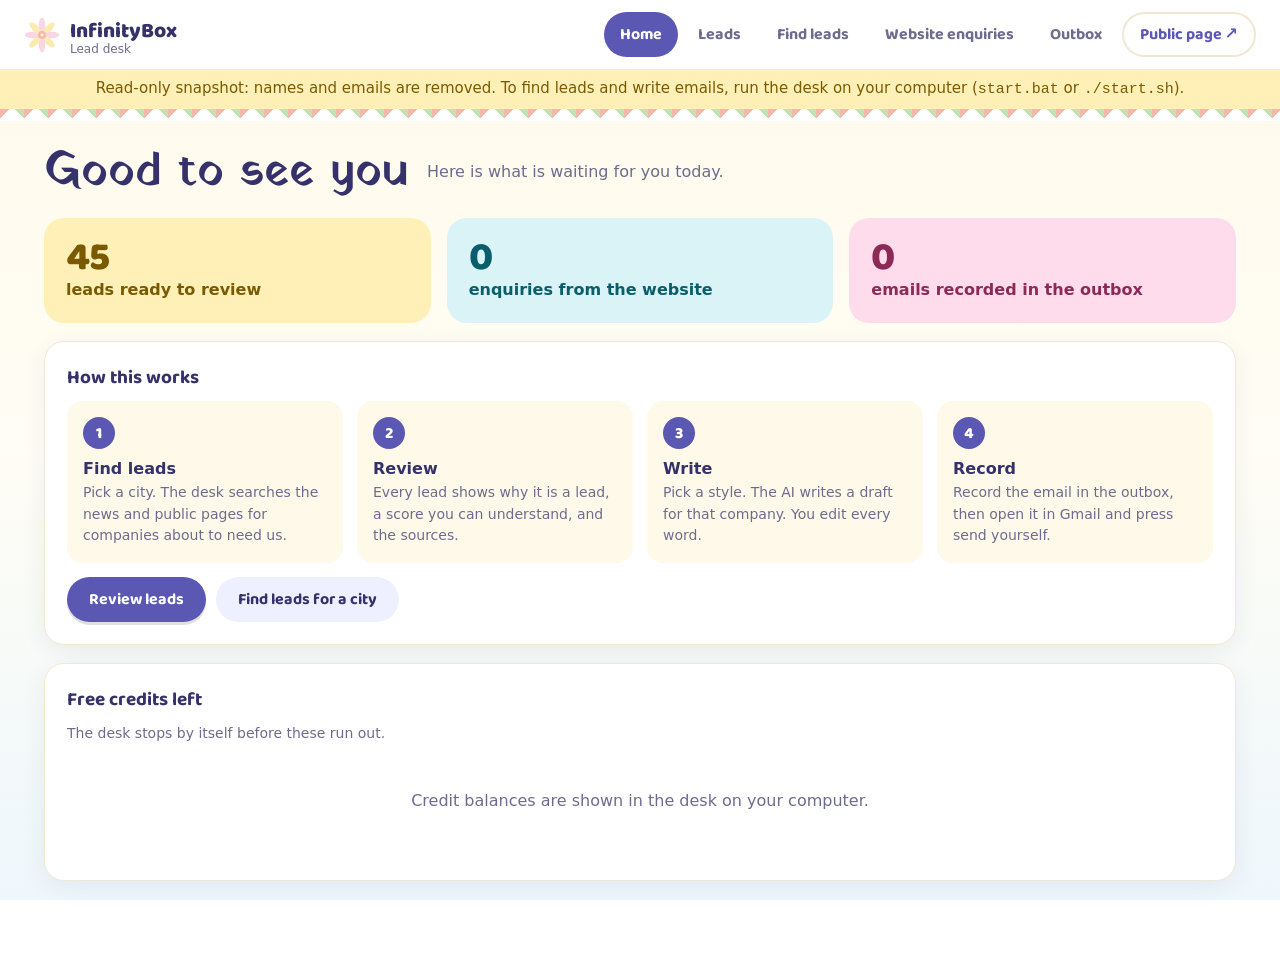
<file: dashboard/index.html>
<!doctype html>
<html lang="en">
<head>
<meta charset="utf-8">
<meta name="viewport" content="width=device-width, initial-scale=1">
<title>InfinityBox Lead Desk</title>
<link rel="preconnect" href="https://fonts.googleapis.com"><link rel="preconnect" href="https://fonts.gstatic.com" crossorigin>
<link href="https://fonts.googleapis.com/css2?family=Baloo+2:wght@500;700;800&family=Yatra+One&display=swap" rel="stylesheet">
<style>
:root{
  --bg:#FFF9EA; --surface:#FFFFFF; --ink:#34316B; --mute:#6D6C8E; --line:#F0E8D2; --brand:#5B58B3; --brand-ink:#FFFFFF; --brand-soft:#EEF0FF;
  --haldi:#FFF0B8; --haldi-i:#7A5A00; --rani:#FFDCEB; --rani-i:#8C2A57; --mor:#D9F3F6; --mor-i:#0A5E6B; --tota:#E3F6DC; --tota-i:#2E6B2A; --sindoor:#FFE0D8; --sindoor-i:#8A3022;
  --shadow:0 6px 24px rgba(46,45,82,.07); --r:20px;
  --font:"Baloo 2",system-ui,-apple-system,"Segoe UI",sans-serif; --body:system-ui,-apple-system,"Segoe UI",Roboto,sans-serif;
}
@media (prefers-color-scheme: dark){:root{
  --bg:#15152A; --surface:#1E1E3A; --ink:#ECEBFA; --mute:#A3A2C4; --line:#2E2E52; --brand:#8F8EE6; --brand-ink:#15152A; --brand-soft:#2A2A52;
  --haldi:#4A3D10; --haldi-i:#F5DC8A; --rani:#4A2236; --rani-i:#F5B5D0; --mor:#173E45; --mor-i:#9ADCE6; --tota:#22381F; --tota-i:#B5E3AD; --sindoor:#4A241D; --sindoor-i:#F2B3A6; --shadow:0 6px 24px rgba(0,0,0,.35);}}
*{box-sizing:border-box}
body{margin:0;background:linear-gradient(180deg,var(--bg) 0,#FFFDF5 50%,#EEF7FC 100%) fixed;color:var(--ink);font:400 16px/1.55 var(--body)}
h1,h2,h3,.f{font-family:var(--font)}
h2{font-size:26px;margin:0 0 4px;font-weight:800} h3{font-size:19px;margin:0 0 8px;font-weight:700}
.muted{color:var(--mute)} .small{font-size:14px}
button,input,select,textarea{font:inherit;color:inherit}
:focus-visible{outline:3px solid var(--brand);outline-offset:2px}

/* header */
.bar{display:flex;align-items:center;gap:18px;padding:12px 24px;background:var(--surface);position:sticky;top:0;z-index:20;flex-wrap:wrap}
.brand{display:flex;align-items:center;gap:10px;font:800 21px var(--font)}
.brand small{display:block;font:500 12px var(--body);color:var(--mute);margin-top:-6px}
.rosette{width:36px;height:36px;animation:spin 24s linear infinite}
@keyframes spin{to{transform:rotate(360deg)}}
.tabs{display:flex;gap:4px;flex-wrap:wrap;margin-left:auto}
.tabs button{border:0;background:none;padding:8px 16px;border-radius:99px;cursor:pointer;font:700 16px var(--font);color:var(--mute);transition:background .2s,color .2s}
.tabs a{padding:8px 16px;border-radius:99px;font:700 16px var(--font);color:var(--brand);text-decoration:none;border:2px solid var(--line)}.tabs a:hover{background:var(--brand-soft)}
.snap{background:var(--haldi);color:var(--haldi-i);text-align:center;padding:8px 16px;font-size:15px}.snap a{color:inherit}
.tabs button:hover{background:var(--brand-soft);color:var(--ink)}
.tabs button[aria-current="true"]{background:var(--brand);color:var(--brand-ink)}
.trim{height:12px;background:linear-gradient(135deg,#F3B8A8 25%,transparent 25%) 0 0/24px 12px,linear-gradient(225deg,#BFE3B5 25%,transparent 25%) 0 0/24px 12px,var(--surface)}
main{max-width:1240px;margin:0 auto;padding:26px 24px 60px}
.view{display:none}.view.on{display:block;animation:fade .35s ease both}
@keyframes fade{from{opacity:0;transform:translateY(8px)}to{opacity:1;transform:none}}

/* basics */
.card{background:var(--surface);border-radius:var(--r);padding:22px;box-shadow:var(--shadow);margin-bottom:18px;border:1px solid var(--line)}
.btn{display:inline-flex;align-items:center;gap:8px;border:0;border-radius:99px;padding:10px 22px;background:var(--brand);color:var(--brand-ink);font:700 16px var(--font);cursor:pointer;transition:transform .15s,box-shadow .15s,opacity .2s;box-shadow:0 3px 0 rgba(0,0,0,.12)}
.btn:hover{transform:translateY(-1px)}.btn:active{transform:translateY(2px);box-shadow:none}.btn[disabled]{opacity:.45;cursor:not-allowed;transform:none}
.btn.soft{background:var(--brand-soft);color:var(--ink);box-shadow:none}.btn.line{background:none;border:2px solid var(--line);color:var(--ink);box-shadow:none}
input[type=text],select,textarea{width:100%;background:var(--bg);border:2px solid var(--line);border-radius:14px;padding:10px 14px}
textarea{resize:vertical;line-height:1.55}
.tag{display:inline-block;border-radius:99px;padding:2px 12px;font-size:13px;font-weight:700;margin:0 4px 4px 0;background:var(--brand-soft);color:var(--ink)}
.tag.haldi{background:var(--haldi);color:var(--haldi-i)}.tag.rani{background:var(--rani);color:var(--rani-i)}.tag.mor{background:var(--mor);color:var(--mor-i)}
.tag.tota{background:var(--tota);color:var(--tota-i)}.tag.sindoor{background:var(--sindoor);color:var(--sindoor-i)}
.note{border-radius:14px;padding:10px 14px;margin:10px 0;font-size:15px}.note.warn{background:var(--haldi);color:var(--haldi-i)}.note.bad{background:var(--sindoor);color:var(--sindoor-i)}.note.ok{background:var(--tota);color:var(--tota-i)}
.empty{text-align:center;color:var(--mute);padding:44px 12px}
.spin{display:inline-block;width:15px;height:15px;border:3px solid rgba(255,255,255,.4);border-top-color:#fff;border-radius:50%;animation:spin .8s linear infinite}
.ring{--p:50;width:52px;height:52px;border-radius:50%;background:conic-gradient(var(--brand) calc(var(--p) * 1%),var(--line) 0);display:grid;place-items:center;flex:none}
.ring::after{content:attr(data-v);width:40px;height:40px;border-radius:50%;background:var(--surface);display:grid;place-items:center;font:800 15px var(--font)}
.ring.big{width:72px;height:72px}.ring.big::after{width:56px;height:56px;font-size:20px}
.bar2{height:12px;background:var(--line);border-radius:99px;overflow:hidden;margin:4px 0 6px}.bar2 i{display:block;height:100%;background:var(--brand);border-radius:99px;transition:width .8s cubic-bezier(.645,.045,.355,1)}
.row{display:flex;justify-content:space-between;gap:12px;align-items:center}
.grid3{display:grid;grid-template-columns:repeat(3,1fr);gap:16px}@media(max-width:860px){.grid3{grid-template-columns:1fr}}

/* home */
.hello{display:flex;gap:18px;align-items:center;margin-bottom:20px;flex-wrap:wrap}
.hello h1{font:400 clamp(30px,5vw,46px)/1.1 "Yatra One",var(--font);margin:0}
.stat{border-radius:var(--r);padding:20px 22px;cursor:pointer;transition:transform .2s;border:0;text-align:left;width:100%}
.stat:hover{transform:translateY(-3px)}
.stat b{display:block;font:800 40px/1 var(--font)}.stat span{font-weight:700}
.steps{display:grid;grid-template-columns:repeat(4,1fr);gap:14px}@media(max-width:860px){.steps{grid-template-columns:1fr 1fr}}
.stepc{padding:16px;border-radius:16px;background:var(--bg)}.stepc .n{width:32px;height:32px;border-radius:50%;background:var(--brand);color:var(--brand-ink);display:grid;place-items:center;font:800 16px var(--font);margin-bottom:8px}
.quota .q{margin:10px 0}.quota .lab{display:flex;justify-content:space-between;font-weight:700;font-size:15px}

/* leads */
.split{display:grid;grid-template-columns:350px 1fr;gap:22px;align-items:start}
@media(max-width:960px){.split{grid-template-columns:1fr}}
.listcol{position:sticky;top:96px;max-height:calc(100vh - 118px);overflow:auto;padding-right:4px}
@media(max-width:960px){.listcol{position:static;max-height:none}}
.chips{display:flex;flex-wrap:wrap;gap:6px;margin:10px 0}
.chip{border:2px solid var(--line);background:var(--surface);border-radius:99px;padding:3px 14px;cursor:pointer;font:700 14px var(--font)}
.chip[aria-pressed="true"]{background:var(--brand);color:var(--brand-ink);border-color:var(--brand)}
.lead{display:flex;gap:12px;align-items:center;width:100%;text-align:left;background:var(--surface);border:2px solid transparent;border-radius:18px;padding:12px 14px;margin-bottom:10px;cursor:pointer;box-shadow:var(--shadow);transition:transform .15s,border-color .2s}
.lead:hover{transform:translateY(-2px)}.lead[aria-current="true"]{border-color:var(--brand)}
.lead b{display:block;font:700 17px/1.2 var(--font)}
.dtabs{display:flex;gap:6px;margin:0 0 16px;background:var(--surface);padding:6px;border-radius:99px;box-shadow:var(--shadow);width:max-content;max-width:100%;overflow:auto}
.dtabs button{border:0;background:none;padding:8px 20px;border-radius:99px;cursor:pointer;font:700 16px var(--font);color:var(--mute)}
.dtabs button[aria-current="true"]{background:var(--brand);color:var(--brand-ink)}
.lhead{display:flex;gap:18px;align-items:center;flex-wrap:wrap;position:relative;overflow:hidden}
.lhead::before{content:"";position:absolute;left:0;right:0;top:0;height:8px;background:radial-gradient(circle at 8px 0,var(--rani) 7px,transparent 8px) 0 0/16px 8px repeat-x}
.lhead h2{margin-top:6px}
.src{background:var(--bg);border-radius:16px;padding:12px 16px;margin:10px 0}
.src q{display:block;color:var(--mute);font-style:italic;margin:4px 0}
a{color:var(--brand);font-weight:700}
details summary{cursor:pointer;color:var(--mute);font-size:14.5px;margin:4px 0}
ul.plain{margin:6px 0;padding-left:20px}
.styles{display:grid;grid-template-columns:repeat(auto-fill,minmax(210px,1fr));gap:10px;margin:10px 0 14px}
.style{border:2px solid var(--line);border-radius:16px;padding:12px;cursor:pointer;background:var(--surface);transition:border-color .2s,background .2s,transform .15s}
.style:hover{transform:translateY(-2px)}.style[aria-pressed="true"]{border-color:var(--brand);background:var(--brand-soft)}
.style b{display:block;font:700 16px var(--font)}.style span{font-size:13.5px;color:var(--mute)}
label.f{display:block;font-size:14px;font-weight:700;color:var(--mute);margin:14px 0 4px}
.actions{display:flex;flex-wrap:wrap;gap:10px;margin-top:14px;align-items:center}

/* find leads */
.cities{display:flex;flex-wrap:wrap;gap:10px;margin:10px 0 18px}
.city{border:2px solid var(--line);background:var(--surface);border-radius:18px;padding:10px 20px;font:700 17px var(--font);cursor:pointer;transition:all .2s}
.city[aria-pressed="true"]{background:var(--haldi);border-color:var(--haldi-i);color:var(--haldi-i);transform:translateY(-2px)}
.sizes{display:grid;grid-template-columns:repeat(auto-fit,minmax(200px,1fr));gap:12px;margin:10px 0 18px}
.size{border:2px solid var(--line);background:var(--surface);border-radius:18px;padding:14px;cursor:pointer;text-align:left}
.size[aria-pressed="true"]{border-color:var(--brand);background:var(--brand-soft)}.size b{display:block;font:700 18px var(--font)}.size span{font-size:14px;color:var(--mute);display:block}
.stages{display:grid;gap:10px;margin:14px 0}
.stage{display:flex;gap:12px;align-items:center;padding:10px 14px;border-radius:14px;background:var(--bg);transition:background .4s}
.stage i{width:26px;height:26px;border-radius:50%;border:3px solid var(--line);display:grid;place-items:center;font-style:normal;font-weight:800;font-size:14px;flex:none}
.stage.done{background:var(--tota)}.stage.done i{background:var(--tota-i);border-color:var(--tota-i);color:#fff}
.stage.now i{border-color:var(--brand);border-top-color:transparent;animation:spin 1s linear infinite}
pre.log{background:var(--bg);border-radius:12px;padding:10px 14px;font:12.5px/1.45 ui-monospace,Consolas,monospace;white-space:pre-wrap;overflow-wrap:anywhere;max-height:200px;overflow:auto;margin:0}

/* funnel + tables */
.fun{display:grid;gap:10px;margin-top:10px}.fun .r{display:grid;grid-template-columns:170px 1fr 70px;gap:10px;align-items:center}
@media(max-width:620px){.fun .r{grid-template-columns:120px 1fr 50px;font-size:14px}}
.fun .track{height:26px;background:var(--bg);border-radius:99px;overflow:hidden}.fun .track i{display:block;height:100%;border-radius:99px;background:linear-gradient(90deg,var(--brand),#8F8EE6);transition:width .9s cubic-bezier(.645,.045,.355,1)}
.tablewrap{overflow-x:auto}
table{width:100%;border-collapse:collapse;font-size:15px}th,td{text-align:left;padding:10px 8px;border-bottom:1px solid var(--line);vertical-align:top}th{color:var(--mute);font:700 14px var(--font)}
dialog{border:0;border-radius:24px;background:var(--surface);color:var(--ink);max-width:580px;width:92%;padding:24px;box-shadow:0 20px 60px rgba(0,0,0,.3);overflow-x:hidden}
dialog::backdrop{background:rgba(30,30,60,.45)}
@media (prefers-reduced-motion:reduce){*{animation:none!important;transition:none!important}}
</style>
</head>
<body>
<header class="bar">
  <div class="brand">
    <svg class="rosette" viewBox="0 0 100 100" aria-hidden="true"><g transform="translate(50 50)"><ellipse cx="0" cy="-26" rx="9" ry="22" fill="#F9D6E4"/><ellipse cx="0" cy="-26" rx="9" ry="22" fill="#FCEBB0" transform="rotate(45)"/><ellipse cx="0" cy="-26" rx="9" ry="22" fill="#F9D6E4" transform="rotate(90)"/><ellipse cx="0" cy="-26" rx="9" ry="22" fill="#FCEBB0" transform="rotate(135)"/><ellipse cx="0" cy="-26" rx="9" ry="22" fill="#F9D6E4" transform="rotate(180)"/><ellipse cx="0" cy="-26" rx="9" ry="22" fill="#FCEBB0" transform="rotate(225)"/><ellipse cx="0" cy="-26" rx="9" ry="22" fill="#F9D6E4" transform="rotate(270)"/><ellipse cx="0" cy="-26" rx="9" ry="22" fill="#FCEBB0" transform="rotate(315)"/><circle r="11" fill="#F3B8A8"/><circle r="4" fill="#FFFDF5"/></g></svg>
    <div>InfinityBox<small>Lead desk</small></div>
  </div>
  <nav class="tabs" id="tabs">
    <button data-t="home" aria-current="true">Home</button><button data-t="leads">Leads</button><button data-t="find">Find leads</button><button data-t="inbound">Website enquiries</button><button data-t="outbox">Outbox</button><a id="siteLink" href="/site/" target="_blank" rel="noopener">Public page ↗</a>
  </nav>
</header>
<div class="snap" id="snap" hidden>Read-only snapshot: names and emails are removed. To find leads and write emails, run the desk on your computer (<code>start.bat</code> or <code>./start.sh</code>).</div>
<div class="trim"></div>

<main>
<section class="view on" id="v-home">
  <div class="hello"><h1>Good to see you</h1><div class="muted">Here is what is waiting for you today.</div></div>
  <div class="grid3" style="margin-bottom:18px">
    <button class="stat" style="background:var(--haldi);color:var(--haldi-i)" data-go="leads"><b id="sLeads">-</b><span>leads ready to review</span></button>
    <button class="stat" style="background:var(--mor);color:var(--mor-i)" data-go="inbound"><b id="sIn">-</b><span>enquiries from the website</span></button>
    <button class="stat" style="background:var(--rani);color:var(--rani-i)" data-go="outbox"><b id="sOut">-</b><span>emails recorded in the outbox</span></button>
  </div>
  <div class="card"><h3>How this works</h3>
    <div class="steps">
      <div class="stepc"><div class="n">1</div><b>Find leads</b><div class="muted small">Pick a city. The desk searches the news and public pages for companies about to need us.</div></div>
      <div class="stepc"><div class="n">2</div><b>Review</b><div class="muted small">Every lead shows why it is a lead, a score you can understand, and the sources.</div></div>
      <div class="stepc"><div class="n">3</div><b>Write</b><div class="muted small">Pick a style. The AI writes a draft for that company. You edit every word.</div></div>
      <div class="stepc"><div class="n">4</div><b>Record</b><div class="muted small">Record the email in the outbox, then open it in Gmail and press send yourself.</div></div>
    </div>
    <div class="actions"><button class="btn" data-go="leads">Review leads</button><button class="btn soft" data-go="find">Find leads for a city</button></div>
  </div>
  <div class="card" id="setupCard" hidden><h3>Setup</h3><div class="muted small" id="setupNote"></div><div id="setupKeys" style="margin-top:8px"></div></div>
  <div class="card quota"><h3>Free credits left</h3><div class="muted small">The desk stops by itself before these run out.</div><div id="quota"><div class="empty">Checking...</div></div>
  <div class="card" id="sheetcard"><h3>Google Sheet (the database)</h3><div class="muted small">Lead lists are saved to the sheet, so they survive restarts and can be shared. <b>Load</b> brings a city from the sheet into this app; <b>Save</b> sends this app's list to the sheet (only that city's rows change).</div><div id="sheetbox" style="margin-top:10px"></div></div></div>
</section>

<section class="view" id="v-leads">
  <div class="split">
    <div class="listcol">
      <label class="f" for="ds" style="margin-top:0">Lead list</label><select id="ds"></select>
      <button class="btn soft" id="dlSheet" style="margin-top:10px;width:100%;justify-content:center" hidden>Download as Excel sheet</button>
      <input id="q" type="text" placeholder="Search a company..." aria-label="Search companies" style="margin-top:10px">
      <div class="chips" id="segs"></div>
      <div class="row small muted" style="margin:0 2px 8px"><span id="count"></span><select id="sort" style="width:auto;padding:2px 10px"><option value="score">Best score first</option><option value="new">Newest first</option></select></div>
      <div id="list"></div>
    </div>
    <div id="detail"><div class="card empty">Pick a company on the left. You will see why it is a lead, who to contact, and you can write an email.</div></div>
  </div>
</section>

<section class="view" id="v-find">
  <div class="card" style="max-width:820px">
    <h2>Find new leads</h2><p class="muted">Choose a city and how much to look at. The desk does the rest and shows its progress. You can keep using the other tabs meanwhile.</p>
    <label class="f">1. City</label><div class="cities" id="cities"></div>
    <label class="f">2. How much?</label><div class="sizes" id="sizes"></div>
    <div class="actions"><button class="btn" id="go">Find leads</button><span class="muted small" id="goNote"></span></div>
  </div>
  <div class="card" id="jobcard" style="max-width:820px;display:none"></div>
</section>

<section class="view" id="v-inbound">
  <div class="card"><h2>How the public page is doing</h2><p class="muted">Anonymous counts only: no cookies, no names. Each bar is the number of different visitors who got that far.</p><div class="fun" id="funnel"></div><div id="campaigns"></div></div>
  <div class="card"><div class="row"><h2>Enquiries from the website</h2><button class="btn soft" onclick="loadInbound()">Refresh</button></div><p class="muted">People who used the calculator and asked to be contacted. Each one is routed to a team by what they told us they are. <a href="/site/" target="_blank" rel="noopener">Open the public page</a></p><div class="tablewrap" id="inbound"></div></div>
</section>

<section class="view" id="v-outbox">
  <div class="card"><h2>Outbox</h2><p class="muted">Nothing here was emailed by this app: sending is a placeholder until real email is connected. "Record in outbox" keeps a copy, and you can open it in Gmail and press send yourself.</p><div class="tablewrap" id="outbox"></div></div>
</section>
</main>
<dialog id="dlg"></dialog>

<script>window.API_BASE = ""; window.STATIC_BASE = "data/";</script>
<script>
const $ = (s, r = document) => r.querySelector(s);
function h(tag, attrs = {}, ...kids) {
  const e = document.createElement(tag);
  for (const [k, v] of Object.entries(attrs)) { if (k === 'class') e.className = v; else if (k.startsWith('on')) e.addEventListener(k.slice(2), v); else if (k.startsWith('aria-')) e.setAttribute(k, String(!!v)); else if (v === true) e.setAttribute(k, ''); else if (v !== false && v != null) e.setAttribute(k, v); }
  for (const c of kids.flat()) if (c != null && c !== false) e.append(c.nodeType ? c : document.createTextNode(c));
  return e;
}
// Three ways to run: on your computer (neither flag), on GitHub Pages talking to the hosted server (API_BASE, set at deploy time),
// or on GitHub Pages with no server configured (STATIC_BASE: a read-only snapshot). See app/export_static.py.
const REMOTE = (window.API_BASE || '').replace(/\/$/, '');
const STATIC = REMOTE ? '' : (window.STATIC_BASE || '');
const store = { get: k => { try { return sessionStorage.getItem(k) || ''; } catch (e) { return ''; } }, set: (k, v) => { try { sessionStorage.setItem(k, v); } catch (e) {} } };
let codeAsk = null;   // several requests can fail at once: they all wait for the same single prompt
function askCode(wrong) {   // the hosted server wants an access code; ask once per browser tab
  return codeAsk || (codeAsk = new Promise(res => {
    const dlg = $('#dlg'), inp = h('input', { type: 'password', id: 'code', placeholder: 'Access code', autocomplete: 'current-password' }), msg = h('div');
    const done = ok => { dlg.close(); res(ok ? inp.value.trim() : ''); };
    dlg.replaceChildren(...[h('h3', { style: 'margin-top:0' }, 'Access code'), h('p', { class: 'muted small' }, 'This demo server uses paid services with a small, capped allowance, so it needs a code. Ask the person who shared it.'),
      wrong ? h('div', { class: 'note bad' }, 'That code did not work.') : null, inp, msg,
      h('div', { class: 'actions' }, h('button', { class: 'btn', onclick: () => done(true) }, 'Continue'), h('button', { class: 'btn line', onclick: () => done(false) }, 'Cancel'))].filter(Boolean));
    inp.onkeydown = e => { if (e.key === 'Enter') done(true); };
    dlg.oncancel = () => { codeAsk = null; res(''); }; dlg.showModal(); inp.focus();
  }).finally(() => { codeAsk = null; }));
}
const LOCAL_ONLY = 'This is a read-only snapshot. Open the desk on your computer to do this.';
async function staticApi(path, body) {
  if (body) throw new Error(LOCAL_ONLY);
  const u = new URL(path, location.href), f = { '/api/datasets': 'datasets.json', '/api/styles': 'styles.json' }[u.pathname] || (u.pathname === '/api/leads' ? 'leads_' + u.searchParams.get('dataset') + '.json' : '');
  if (u.pathname === '/api/outbox' || u.pathname === '/api/inbound') return [];
  if (u.pathname === '/api/job') return { state: 'idle' };
  if (!f) throw new Error(LOCAL_ONLY);
  const r = await fetch(STATIC + f); if (!r.ok) throw new Error('Snapshot file missing: ' + f); return r.json();
}
async function api(path, body, retried) {
  if (STATIC) return staticApi(path, body);
  const headers = { 'X-Access-Code': store.get('ib_code') };
  if (body) headers['Content-Type'] = 'application/json';
  let r;
  try { r = await fetch(REMOTE + path, body ? { method: 'POST', headers, body: JSON.stringify(body) } : { headers }); }
  catch (e) { throw new Error(REMOTE ? 'Cannot reach the demo server. It may be starting up (free hosts sleep): wait a minute and try again.' : 'Cannot reach the app.'); }
  if (r.status === 401 && (retried || 0) < 3) {   // ask (again, if the stored code was wrong) and retry
    const code = await askCode(!!store.get('ib_code'));
    if (code) { store.set('ib_code', code); return api(path, body, (retried || 0) + 1); }
  }
  const j = await r.json().catch(() => ({ error: 'Unexpected reply from the app.' }));
  if (!r.ok) throw Object.assign(new Error(j.error || 'Something went wrong'), { problems: j.problems || [] });
  return j;
}
const S = { ds: null, leads: [], seg: 'all', q: '', sort: 'score', cur: null, dtab: 'about', styles: [], facts: [], draft: {}, city: null, size: 'quick', poll: null };
const SEG = { corporate: 'Company', institution: 'College / hospital / government', caterer: 'Caterer', fitout: 'Fit-out / design firm' };
const SEGTAG = { corporate: 'mor', institution: 'tota', caterer: 'haldi', fitout: 'rani' };
const TIER = { tier1: ['Likely decision maker', 'tota'], tier2: ['Runs it day to day', 'mor'], tier3: ['Gatekeeper: ask for an introduction', 'haldi'], generic: ['General mailbox', 'haldi'], office: ['Relevant office, no contact listed', 'haldi'], none: ['Probably not the right person', 'sindoor'] };
const TYPE = { new_campus: 'New campus or office', lease: 'New lease', cafeteria_revamp: 'Cafeteria / canteen work', tender: 'Tender', caterer_renewal: 'Caterer contract', esg_plastic: 'Plastic / sustainability', facilities_hiring: 'Facilities hiring' };
const QUEUE_LABEL = { warewashing: 'Warewashing team', 'kitchen design': 'Kitchen design team', partner: 'Partnerships' };
const cityName = c => c === 'Bangalore' ? 'Bengaluru' : c;

/* ---------- navigation ---------- */
function show(t) {
  document.querySelectorAll('.view').forEach(v => v.classList.toggle('on', v.id === 'v-' + t));
  document.querySelectorAll('#tabs button').forEach(b => b.setAttribute('aria-current', b.dataset.t === t));
  if (t === 'home') loadHome(); if (t === 'inbound') loadInbound(); if (t === 'outbox') loadOutbox(); if (t === 'find') loadFind();
  window.scrollTo({ top: 0 });
}
document.querySelectorAll('#tabs button').forEach(b => b.onclick = () => show(b.dataset.t));
document.querySelectorAll('[data-go]').forEach(b => b.onclick = () => show(b.dataset.go));

/* ---------- home ---------- */
async function loadSetup() {   // which keys are saved (local desk only); never shows the keys
  if (STATIC || REMOTE) return;
  try {
    const s = await api('/api/setup'), miss = s.keys.some(k => k.required && !k.set);
    $('#setupCard').hidden = false;
    $('#setupNote').textContent = (miss ? 'The Gemini key is missing, so nothing can run yet. ' : '') + 'To add or change keys, close this window and run  python setup_local.py  (or double-click start.bat / ./start.sh). Results are saved in: ' + s.sheet + '.';
    $('#setupKeys').replaceChildren(...s.keys.map(k => h('span', { class: 'tag ' + (k.set ? 'tota' : k.required ? 'sindoor' : 'haldi') }, (k.set ? '✓ ' : k.required ? '✗ ' : '– ') + k.name + (k.set ? '' : k.required ? ' (required)' : ' (optional, not set)'))));
  } catch (e) { /* the setup card is a nicety */ }
}
async function loadSheet() {
  const card = $('#sheetcard'), box = $('#sheetbox');
  if (STATIC) { card.hidden = true; return; }
  box.replaceChildren(h('div', { class: 'muted small' }, 'Checking the sheet...'));
  let st, ds;
  try { [st, ds] = await Promise.all([api('/api/sheet'), api('/api/datasets')]); } catch (e) { box.replaceChildren(h('div', { class: 'note bad' }, e.message)); return; }
  if (!st.enabled) { box.replaceChildren(h('div', { class: 'note warn' }, 'Not connected. Set SHEET_WEBHOOK_URL and SHEET_API_TOKEN (or a Google key file) in the .env of the machine running the app. Until then lists are kept as local files, and you can download them as Excel from the Leads tab.')); return; }
  if (st.error) { box.replaceChildren(h('div', { class: 'note bad' }, 'The sheet could not be read: ' + st.error)); return; }
  const local = Object.fromEntries(ds.filter(d => d.sheet && d.city).map(d => [d.city, d])), msg = h('div');
  const cities = [...new Set([...Object.keys(st.cities), ...Object.keys(local)])].sort();
  const act = async (btn, path, body, done) => {
    btn.disabled = true; btn.textContent = 'Working...';
    try { const o = await api(path, body); msg.replaceChildren(o.error ? h('div', { class: 'note bad' }, o.error) : h('div', { class: 'note ok' }, done(o))); if (!o.error) { await initLeads(); } }
    catch (e) { msg.replaceChildren(h('div', { class: 'note bad' }, e.message)); }
    loadSheet();
  };
  box.replaceChildren(h('div', { class: 'muted small' }, 'Connected to "' + st.title + '".'),
    cities.length ? h('div', { class: 'tablewrap' }, h('table', {}, h('thead', {}, h('tr', {}, ['City', 'In the sheet', 'In this app', ''].map(x => h('th', {}, x)))),
      h('tbody', {}, cities.map(c => h('tr', {}, h('td', {}, c === 'Bangalore' ? 'Bengaluru' : c), h('td', {}, st.cities[c] ? st.cities[c] + ' accounts' : 'nothing yet'), h('td', {}, local[c] ? 'a list' : 'nothing yet'),
        h('td', {}, st.cities[c] ? h('button', { class: 'btn soft', style: 'margin-right:6px', onclick: e => { if (!local[c] || confirm('Replace this app\'s list for ' + c + ' with the version in the sheet?')) act(e.target, '/api/sheet/load', { city: c }, o => 'Loaded ' + o.accounts + ' accounts for ' + c + ' from the sheet.'); } }, 'Load from sheet') : null,
          local[c] ? h('button', { class: 'btn soft', onclick: e => act(e.target, '/api/sheet/save', { dataset: local[c].id }, o => 'Saved ' + o.accounts + ' accounts for ' + c + ' to the sheet.') }, 'Save to sheet') : null)))))) : h('div', { class: 'empty' }, 'The sheet has no lead lists yet. Run Find leads, then Save to sheet.'),
    msg);
}
async function loadHome() {
  loadSetup(); loadSheet();
  const [ob, inb] = await Promise.all([api('/api/outbox'), api('/api/inbound')]);
  $('#sOut').textContent = ob.length; $('#sIn').textContent = inb.length; $('#sLeads').textContent = S.leads.length || '-';
  const box = $('#quota');
  if (STATIC) { box.replaceChildren(h('div', { class: 'empty' }, 'Credit balances are shown in the desk on your computer.')); return; }
  if (REMOTE) {   // the demo allowance, not the real account balances
    try {
      const a = await api('/api/allowance'), name = { firecrawl: 'Web pages (Firecrawl)', hunter: 'Email lookups (Hunter)', apify: 'LinkedIn lookups (Apify)', gemini: 'AI writing (Gemini)' };
      box.replaceChildren(...Object.entries(a).map(([k, v]) => h('div', { class: 'q' }, h('div', { class: 'lab' }, h('span', {}, name[k] || k), h('span', {}, Math.max(0, v.cap - v.used).toLocaleString('en-IN') + ' of ' + v.cap.toLocaleString('en-IN') + ' left this month')),
        h('div', { class: 'bar2' }, h('i', { style: 'width:' + Math.max(2, Math.min(100, (v.cap - v.used) / v.cap * 100)) + '%' })))));
    } catch (e) { box.replaceChildren(h('div', { class: 'empty' }, 'Could not read the allowance.')); }
    return;
  }
  try {
    const q = await api('/api/quota');
    box.replaceChildren(...Object.values(q).map(x => x.error ? h('div', { class: 'q muted small' }, x.label + ': could not check right now') :
      h('div', { class: 'q' }, h('div', { class: 'lab' }, h('span', {}, x.label), h('span', {}, x.left.toLocaleString('en-IN') + ' of ' + x.total.toLocaleString('en-IN'))),
        h('div', { class: 'bar2' }, h('i', { style: 'width:' + Math.max(2, Math.min(100, x.left / x.total * 100)) + '%' })), h('div', { class: 'muted small' }, x.note))));
  } catch (e) { box.replaceChildren(h('div', { class: 'empty' }, 'Could not check balances.')); }
}

/* ---------- leads: list ---------- */
async function initLeads() {
  const [ds, st] = await Promise.all([api('/api/datasets'), api('/api/styles')]);
  S.styles = st.styles; S.facts = st.facts;
  const sel = $('#ds'); sel.replaceChildren(...ds.map(d => h('option', { value: d.id }, d.label)));
  sel.onchange = () => loadLeads(sel.value);
  S.sheets = Object.fromEntries(ds.map(d => [d.id, d.sheet]));
  $('#dlSheet').onclick = downloadSheet;
  $('#q').oninput = e => { S.q = e.target.value.toLowerCase(); renderList(); };
  $('#sort').onchange = e => { S.sort = e.target.value; renderList(); };
  if (ds.length) await loadLeads(ds[0].id);
  else $('#list').replaceChildren(h('div', { class: 'empty' }, 'No lead lists yet. Open "Find leads" to make one.'));
}
async function downloadSheet() {   // the local "sheet": the same tabs the Google Sheet holds, as an Excel file
  const b = $('#dlSheet'), label = b.textContent; b.disabled = true; b.textContent = 'Preparing...';
  try {
    const r = await fetch(REMOTE + '/api/export?dataset=' + encodeURIComponent(S.ds), { headers: { 'X-Access-Code': store.get('ib_code') } });
    if (!r.ok) throw new Error((await r.json().catch(() => ({}))).error || 'Could not prepare the sheet.');
    const a = h('a', { href: URL.createObjectURL(await r.blob()), download: 'leads_' + S.ds + '.xlsx' }); document.body.append(a); a.click(); a.remove();
  } catch (e) { alert(e.message); }
  b.disabled = false; b.textContent = label;
}
async function loadLeads(ds) {
  S.ds = ds; S.cur = null; $('#ds').value = ds;
  $('#dlSheet').hidden = STATIC || !(S.sheets || {})[ds];
  S.leads = await api('/api/leads?dataset=' + ds);
  const segs = ['all', ...new Set(S.leads.map(l => l.segment))];
  if (!segs.includes(S.seg)) S.seg = 'all';
  $('#segs').replaceChildren(...segs.map(s => h('button', { class: 'chip', 'aria-pressed': S.seg === s, onclick: () => { S.seg = s; [...$('#segs').children].forEach((b, i) => b.setAttribute('aria-pressed', segs[i] === s)); renderList(); } }, s === 'all' ? 'All' : SEG[s])));
  renderList(); $('#sLeads').textContent = S.leads.length;
  $('#detail').replaceChildren(h('div', { class: 'card empty' }, 'Pick a company on the left. You will see why it is a lead, who to contact, and you can write an email.'));
}
const newest = l => (l.sources[0] || {}).date || '';
function renderList() {
  let ls = S.leads.filter(l => (S.seg === 'all' || l.segment === S.seg) && l.company.toLowerCase().includes(S.q));
  ls = [...ls].sort((a, b) => S.sort === 'new' ? newest(b).localeCompare(newest(a)) : b.score.total - a.score.total);
  $('#count').textContent = ls.length + ' leads';
  $('#list').replaceChildren(...ls.map(l => h('button', { class: 'lead', 'aria-current': S.cur === l.id, onclick: () => openLead(l.id) },
    h('div', { class: 'ring', style: '--p:' + l.score.total, 'data-v': Math.round(l.score.total), title: 'Score out of 100' }),
    h('div', {}, h('b', {}, l.company), h('span', { class: 'tag ' + SEGTAG[l.segment] }, SEG[l.segment]), h('div', { class: 'muted small' }, l.city + ' · ' + l.triggers.map(t => TYPE[t] || t).join(', ')), newest(l) ? h('div', { class: 'muted small' }, 'Event: ' + newest(l)) : null))));
}

/* ---------- leads: detail ---------- */
function openLead(id, tab) {
  S.cur = id; S.dtab = tab || 'about'; renderList(); drawDetail();
  if (window.innerWidth < 960) $('#detail').scrollIntoView({ behavior: 'smooth' });
}
function drawDetail() {
  const l = S.leads.find(x => x.id === S.cur); if (!l) return;
  const tabs = [['about', 'About this lead'], ['contacts', 'Who to contact'], ['email', 'Write the email']];
  const body = S.dtab === 'about' ? aboutPane(l) : S.dtab === 'contacts' ? contactsPane(l) : emailPane(l);
  $('#detail').replaceChildren(
    h('div', { class: 'card lhead' }, h('div', { class: 'ring big', style: '--p:' + l.score.total, 'data-v': Math.round(l.score.total) }),
      h('div', { style: 'flex:1;min-width:220px' }, h('h2', {}, l.company), h('span', { class: 'tag ' + SEGTAG[l.segment] }, SEG[l.segment]), h('span', { class: 'tag' }, l.city),
        h('p', { style: 'margin:6px 0 0' }, h('b', {}, 'Why this is a lead: '), l.why_now))),
    h('div', { class: 'dtabs' }, tabs.map(([k, t]) => h('button', { 'aria-current': S.dtab === k, onclick: () => { S.dtab = k; drawDetail(); } }, t))), body);
  if (S.dtab === 'email') loadSaved(l);
}
function bar(label, p, hint) {
  return h('div', { style: 'margin:12px 0' }, h('div', { class: 'row' }, h('b', {}, label), h('b', {}, p.score + ' of ' + p.max)), h('div', { class: 'bar2' }, h('i', { style: 'width:' + Math.min(100, p.score / p.max * 100) + '%' })), h('div', { class: 'muted small' }, hint));
}
function aboutPane(l) {
  const s = l.score, parts = (ps, f) => h('ul', { class: 'plain' }, ps.map(p => h('li', {}, h('b', {}, '+' + p.pts), ' ', f(p))));
  return h('div', {},
    h('div', { class: 'card' }, h('h3', {}, 'How the score is made'), h('p', { class: 'muted small' }, 'Fixed rules calculate this, not the AI. Three parts add up to 100.'),
      bar('Fit', s.fit, 'Are they the kind of organisation we sell to?'), h('details', {}, h('summary', {}, 'See the points'), parts(s.fit.parts, p => `${p.label}: ${p.note}`)),
      bar('Trigger', s.trigger, 'Is something happening right now? Older events count for less.'),
      h('details', {}, h('summary', {}, 'See the points'), s.trigger.parts.length ? parts(s.trigger.parts, p => `${p.label} on ${p.date} (${p.age_days} days ago). Worth ${p.weight} when brand new, halves every ${p.half_life} days.`) : h('div', { class: 'muted small' }, 'No trigger recorded.')),
      bar('Reach', s.reach, 'Do we know who to write to?'), h('details', {}, h('summary', {}, 'See the points'), parts(s.reach.parts, p => `${p.label}: ${p.note}`)),
      s.tips.length ? h('div', { class: 'note ok' }, h('b', {}, 'To raise this score: '), h('ul', { class: 'plain' }, s.tips.map(t => h('li', {}, t)))) : null),
    h('div', { class: 'card' }, h('h3', {}, 'Where this came from'), h('p', { class: 'muted small' }, 'Every lead is backed by a real source. The quote is copied exactly from it.'),
      l.sources.map(s => h('div', { class: 'src' }, h('span', { class: 'tag haldi' }, TYPE[s.type] || s.type), h('span', { class: 'muted small' }, s.date), h('div', {}, h('b', {}, s.headline)), h('q', {}, '“' + s.quote + '”'),
        h('a', { href: s.url, target: '_blank', rel: 'noopener noreferrer' }, 'Open the source ↗')))),
    l.buyer_logic ? h('div', { class: 'card' }, h('h3', {}, 'Who usually decides'), h('p', {}, l.buyer_logic)) : null,
    h('div', { class: 'actions' }, h('button', { class: 'btn', onclick: () => { S.dtab = 'contacts'; drawDetail(); } }, 'Next: who to contact')));
}
function contactsPane(l) {
  const links = [l.linkedin_company && h('a', { href: l.linkedin_company, target: '_blank', rel: 'noopener noreferrer' }, 'Company on LinkedIn ↗'), l.website && h('a', { href: 'https://' + l.website, target: '_blank', rel: 'noopener noreferrer' }, l.website + ' ↗')].filter(Boolean);
  return h('div', {}, h('div', { class: 'card' }, h('h3', {}, 'Who to contact'),
    l.contacts.length ? l.contacts.map(c => { const t = TIER[c.tier] || ['', '']; return h('div', { class: 'src' }, h('b', {}, c.name || (c.hidden ? 'Contact (name hidden)' : '(no name listed)')), c.title ? ' · ' + c.title : '', h('div', {}, h('span', { class: 'tag ' + t[1] }, t[0])),
      c.why ? h('div', { class: 'muted small' }, c.why) : null,
      c.hidden ? h('div', { class: 'muted small' }, 'Name and email are hidden in this public snapshot.') : c.email ? h('div', {}, 'Email: ', h('b', {}, c.email), ' ', h('span', { class: 'muted small' }, '(' + (c.email_status || 'from source') + ')')) : h('div', { class: 'muted small' }, 'No email found. We never guess emails.'),
      c.linkedin ? h('a', { href: c.linkedin, target: '_blank', rel: 'noopener noreferrer' }, 'LinkedIn profile ↗') : null); })
      : h('div', { class: 'note warn' }, 'No contact found yet. Use the LinkedIn search below to find the right person.'),
    l.search_links.length ? h('div', {}, h('div', { class: 'muted small' }, 'Search LinkedIn yourself (opens a search; nothing is scraped):'), l.search_links.map(x => h('div', {}, h('a', { href: x.url, target: '_blank', rel: 'noopener noreferrer' }, x.role + ' ↗')))) : null,
    links.length ? h('div', { style: 'margin-top:10px' }, links.map((a, i) => [i ? ' · ' : '', a])) : null),
    h('div', { class: 'actions' }, h('button', { class: 'btn', onclick: () => { S.dtab = 'email'; drawDetail(); } }, 'Next: write the email')));
}
function emailPane(l) {
  if (STATIC) return h('div', { class: 'card' }, h('h3', {}, 'Write the email'), h('div', { class: 'note warn' }, 'Drafting uses the AI writing assistant and runs in the desk on your computer. These are the styles it can use:'), h('ul', { class: 'plain' }, S.styles.filter(s => s.for.includes(l.segment)).map(s => h('li', {}, h('b', {}, s.name + ': '), s.best_when))), h('details', {}, h('summary', {}, 'What the AI is allowed to say about InfinityBox'), h('ul', { class: 'plain' }, S.facts.map(f => h('li', {}, f)))));
  const mine = S.styles.filter(s => s.for.includes(l.segment));
  const dr = S.draft[l.id] = S.draft[l.id] || { style: mine.some(s => s.id === l.recommended_style) ? l.recommended_style : mine[0].id, contact: Math.max(0, l.contacts.findIndex(c => c.relevance >= 0.6)) };
  if (!l.contacts.length) dr.contact = -1;
  const grid = h('div', { class: 'styles' });
  mine.forEach(s => grid.append(h('div', { class: 'style', role: 'button', tabindex: 0, 'aria-pressed': dr.style === s.id,
    onclick: () => { dr.style = s.id; [...grid.children].forEach((c, i) => c.setAttribute('aria-pressed', mine[i].id === s.id)); } },
    h('b', {}, s.name, s.id === l.recommended_style ? h('span', { class: 'tag tota', style: 'margin-left:6px' }, 'Suggested') : null), h('span', {}, s.best_when))));
  const who = h('select', { id: 'who', onchange: e => dr.contact = +e.target.value }, [h('option', { value: -1 }, 'No specific person'), ...l.contacts.map((c, i) => h('option', { value: i }, (c.name || '(no name)') + ' · ' + (c.title || '').slice(0, 40)))]);
  who.value = dr.contact;
  return h('div', { class: 'card' }, h('h3', {}, 'Write the email'),
    h('p', { class: 'muted small' }, 'The AI writes a first draft for this company, using only facts we have approved about InfinityBox. You can change every word before anything is saved.'),
    h('label', { class: 'f' }, '1. Pick a style'), grid, h('label', { class: 'f', for: 'who' }, '2. Who is it for?'), who,
    h('label', { class: 'f', for: 'notes' }, '3. Anything to add? (optional)'), h('input', { id: 'notes', type: 'text', placeholder: 'e.g. mention we met at an event' }),
    h('div', { class: 'actions' }, h('button', { class: 'btn', id: 'gen', onclick: () => generate(l) }, 'Write a draft')), h('div', { id: 'draftout' }),
    h('details', { style: 'margin-top:14px' }, h('summary', {}, 'What the AI is allowed to say about InfinityBox'), h('ul', { class: 'plain' }, S.facts.map(f => h('li', {}, f)))));
}
async function loadSaved(l) {
  try { const sv = await api(`/api/saved?dataset=${S.ds}&lead_id=${encodeURIComponent(l.id)}`); if (sv.body && S.cur === l.id) showDraft(l, sv, 'Loaded your saved draft from ' + sv.saved_at.replace('T', ' ') + '.'); } catch (e) {}
}
async function generate(l) {
  const dr = S.draft[l.id], btn = $('#gen'), out = $('#draftout');
  btn.disabled = true; btn.replaceChildren(h('span', { class: 'spin' }), 'Writing...'); out.replaceChildren();
  try { showDraft(l, await api('/api/draft', { dataset: S.ds, lead_id: l.id, style: dr.style, contact: dr.contact, notes: $('#notes').value }), null); }
  catch (e) { out.replaceChildren(h('div', { class: 'note bad' }, e.message)); }
  btn.disabled = false; btn.replaceChildren('Write a new draft');
}
let timer;
function showDraft(l, r, info) {
  const out = $('#draftout'), dr = S.draft[l.id];
  if (!out) return;
  const subj = h('input', { type: 'text', id: 'subj', value: r.subject }), body = h('textarea', { id: 'body', rows: 14 }); body.value = r.body;
  const status = h('div', { id: 'status' }), send = h('button', { class: 'btn', id: 'sendbtn', onclick: () => sendDialog(l) }, 'Send (placeholder)...');
  const check = async () => {
    try {
      const c = await api('/api/check', { dataset: S.ds, lead_id: l.id, subject: subj.value, body: body.value, notes: $('#notes').value });
      status.replaceChildren(h('div', { class: 'muted small' }, c.words + ' words'), c.problems.length ? h('div', { class: 'note bad' }, h('b', {}, 'Please check: '), h('ul', { class: 'plain' }, c.problems.map(p => h('li', {}, p)))) : h('div', { class: 'note ok' }, 'Looks good: no unsupported claims or numbers found.'));
      send.disabled = c.problems.length > 0;
    } catch (e) { status.replaceChildren(h('div', { class: 'note warn' }, e.message)); }
  };
  const later = () => { clearTimeout(timer); timer = setTimeout(check, 350); };
  subj.oninput = later; body.oninput = later;
  out.replaceChildren(info ? h('div', { class: 'note ok' }, info) : null, h('label', { class: 'f' }, 'Subject'), subj, h('label', { class: 'f' }, 'Message (edit as you like)'), body, status,
    h('div', { class: 'actions' }, send,
      h('button', { class: 'btn soft', onclick: async () => { await api('/api/save', { dataset: S.ds, lead_id: l.id, subject: subj.value, body: body.value, style: dr.style }); status.prepend(h('div', { class: 'note ok' }, 'Draft saved.')); } }, 'Save draft'),
      h('button', { class: 'btn line', onclick: async e => { await navigator.clipboard.writeText(subj.value + '\n\n' + body.value); e.target.textContent = 'Copied'; setTimeout(() => e.target.textContent = 'Copy', 1500); } }, 'Copy')));
  check();
}
function sendDialog(l) {
  const dr = S.draft[l.id], c = l.contacts[dr.contact], dlg = $('#dlg'), to = h('input', { type: 'text', id: 'to', value: (c && c.email) || '', placeholder: 'recipient@company.com (optional)' }), res = h('div');
  dlg.replaceChildren(h('h3', { style: 'margin-top:0' }, 'Record this email'),
    h('div', { class: 'note warn' }, 'Sending is a temporary placeholder: real email is not connected yet, so nothing is emailed from this app. It records the message in the Outbox, and you can open it in Gmail and press send yourself.'),
    h('label', { class: 'f' }, 'To'), to, h('label', { class: 'f' }, 'Subject'), h('div', {}, h('b', {}, $('#subj').value)),
    h('label', { class: 'f' }, 'Message'), h('pre', { class: 'log' }, $('#body').value), res,
    h('div', { class: 'actions' }, h('button', { class: 'btn', id: 'rec', onclick: async () => {
      try { const r = await api('/api/send', { dataset: S.ds, lead_id: l.id, to: to.value, subject: $('#subj').value, body: $('#body').value, notes: $('#notes').value });
        res.replaceChildren(h('div', { class: 'note ok' }, 'Recorded in the Outbox. ', h('a', { href: r.gmail_url, target: '_blank', rel: 'noopener noreferrer' }, 'Open in Gmail to send it yourself ↗'))); $('#rec').disabled = true; }
      catch (e) { res.replaceChildren(h('div', { class: 'note bad' }, e.message, h('ul', { class: 'plain' }, e.problems.map(p => h('li', {}, p))))); }
    } }, 'Record in outbox'), h('button', { class: 'btn line', onclick: () => dlg.close() }, 'Close')));
  dlg.showModal();
}

/* ---------- find leads ---------- */
const localOnly = (el, what) => el.replaceChildren(h('div', { class: 'note warn' }, what + ' runs in the desk on your computer. Double-click start.bat (Windows) or run ./start.sh, then open this tab there.'));
async function loadFind() {
  if (STATIC) { $('#cities').replaceChildren(); $('#sizes').replaceChildren(); $('#go').hidden = true; return localOnly($('#goNote'), 'Finding leads'); }
  const o = await api('/api/run-options'), sizeKeys = Object.keys(o.sizes);
  if (!S.city) S.city = o.cities[0];
  $('#cities').replaceChildren(...o.cities.map(c => h('button', { class: 'city', 'aria-pressed': S.city === c, onclick: () => { S.city = c; [...$('#cities').children].forEach((b, i) => b.setAttribute('aria-pressed', o.cities[i] === c)); } }, cityName(c))));
  $('#sizes').replaceChildren(...sizeKeys.map(k => h('button', { class: 'size', 'aria-pressed': S.size === k, onclick: () => { S.size = k; [...$('#sizes').children].forEach((b, i) => b.setAttribute('aria-pressed', sizeKeys[i] === k)); } },
    h('b', {}, o.sizes[k].label), h('span', {}, o.sizes[k].minutes), h('span', {}, o.sizes[k].cost))));
  $('#go').onclick = startRun; refreshJob();
}
async function startRun() {
  $('#go').disabled = true; $('#goNote').textContent = '';
  try { await api('/api/run', { city: S.city, size: S.size }); refreshJob(); } catch (e) { $('#goNote').textContent = e.message; $('#go').disabled = false; }
}
async function refreshJob() {
  clearTimeout(S.poll);
  const j = await api('/api/job'), card = $('#jobcard');
  if (j.state === 'idle') { card.style.display = 'none'; $('#go').disabled = false; return; }
  card.style.display = ''; const running = j.state === 'running'; $('#go').disabled = running;
  const firstOpen = j.stages.findIndex(s => !s.done), mins = Math.floor(j.elapsed / 60), secs = j.elapsed % 60;
  card.replaceChildren(h('h3', {}, (running ? 'Working on ' : j.state === 'done' ? 'Finished: ' : 'Stopped: ') + cityName(j.city)),
    h('div', { class: 'muted small' }, 'Time so far: ' + mins + 'm ' + secs + 's'),
    h('div', { class: 'stages' }, j.stages.map((s, i) => h('div', { class: 'stage' + (s.done ? ' done' : running && i === firstOpen ? ' now' : '') }, h('i', {}, s.done ? '✓' : ''), s.label))),
    j.state === 'done' ? h('div', { class: 'note ok' }, 'The new lead list is ready. ', h('button', { class: 'btn', onclick: async () => { await initLeads(); await loadLeads(j.dataset); show('leads'); } }, 'Open the list')) : null,
    j.state === 'failed' ? h('div', { class: 'note bad' }, 'The run stopped before finishing. Open the details below, then try again or pick the Quick look size.') : null,
    h('details', {}, h('summary', {}, 'Technical details'), h('pre', { class: 'log' }, j.tail.join('\n'))));
  if (running) S.poll = setTimeout(refreshJob, 2500);
}

/* ---------- website enquiries + outbox ---------- */
async function loadInbound() {
  if (STATIC) { $('#funnel').replaceChildren(); return localOnly($('#inbound'), 'Website enquiries and visit counts'); }
  const [f, o] = await Promise.all([api('/api/funnel'), api('/api/inbound')]);
  const max = Math.max(1, ...f.overall.map(s => s.visitors));
  $('#funnel').replaceChildren(...f.overall.map(s => h('div', { class: 'r' }, h('span', {}, s.label), h('div', { class: 'track' }, h('i', { style: 'width:' + (s.visitors / max * 100) + '%' })), h('b', {}, s.visitors))));
  $('#campaigns').replaceChildren(f.campaigns.length ? h('div', {}, h('h3', { style: 'margin-top:18px' }, 'By outreach batch'), h('p', { class: 'muted small' }, 'From the utm_campaign in each email link.'),
    h('div', { class: 'tablewrap' }, h('table', {}, h('thead', {}, h('tr', {}, ['Batch', 'Visited', 'Saw a result', 'Sent an enquiry'].map(x => h('th', {}, x)))), h('tbody', {}, f.campaigns.map(c => h('tr', {}, h('td', {}, c.campaign), h('td', {}, c.steps[0].visitors), h('td', {}, c.steps[3].visitors), h('td', {}, c.steps[5].visitors))))))) : h('p', { class: 'muted small', style: 'margin-top:14px' }, 'No outreach batches seen yet. Add ?utm_campaign=batch1 to the links in your emails.'));
  const parse = r => { try { return JSON.parse(r.inputs_json); } catch (e) { return {}; } };
  $('#inbound').replaceChildren(o.length ? h('table', {}, h('thead', {}, h('tr', {}, ['When', 'Company', 'Who', 'City', 'They are', 'Routed to', 'Meals/day', 'Their estimate / month', 'Stored in'].map(x => h('th', {}, x)))),
    h('tbody', {}, o.map(r => { const p = parse(r), c = p.calc || {}; return h('tr', {}, h('td', {}, r.ts.replace('T', ' ')), h('td', {}, r.company), h('td', {}, (c.name || '') + (c.name ? ' · ' : '') + r.role, h('div', { class: 'muted small' }, p.contact || '')),
      h('td', {}, r.city), h('td', {}, SEG[r.segment] || r.segment), h('td', {}, h('span', { class: 'tag tota' }, QUEUE_LABEL[r.queue] || r.queue)), h('td', {}, String(r.meals)), h('td', {}, c.totalRs ? 'Rs ' + c.totalRs.toLocaleString('en-IN') : ''), h('td', {}, h('span', { class: 'tag ' + (r.source === 'sheet' ? 'mor' : 'haldi') }, r.source === 'sheet' ? 'Google Sheet' : 'This app'))); })))
    : h('div', { class: 'empty' }, 'No enquiries yet. Fill in the form on the public page and it will appear here.'));
}
async function loadOutbox() {
  if (STATIC) return localOnly($('#outbox'), 'The outbox');
  const o = await api('/api/outbox');
  $('#outbox').replaceChildren(o.length ? h('table', {}, h('thead', {}, h('tr', {}, ['When', 'Company', 'To', 'Subject', 'Status'].map(x => h('th', {}, x)))),
    h('tbody', {}, o.map(r => h('tr', {}, h('td', {}, r.ts.replace('T', ' ')), h('td', {}, r.company), h('td', {}, r.to || '(not set)'), h('td', {}, r.subject), h('td', {}, h('span', { class: 'tag haldi' }, r.status || 'Recorded')))))) : h('div', { class: 'empty' }, 'Nothing recorded yet.'));
}
if (STATIC || REMOTE) { $('#siteLink').href = '../'; $('#siteLink').removeAttribute('target'); }
if (STATIC) $('#snap').hidden = false;
if (REMOTE) { $('#snap').hidden = false; $('#snap').textContent = 'Demo server: everything works, but paid services have a small capped allowance (Home shows what is left). A free host can take a minute to wake up.'; }
initLeads().then(loadHome);
</script>
</body>
</html>
</file>
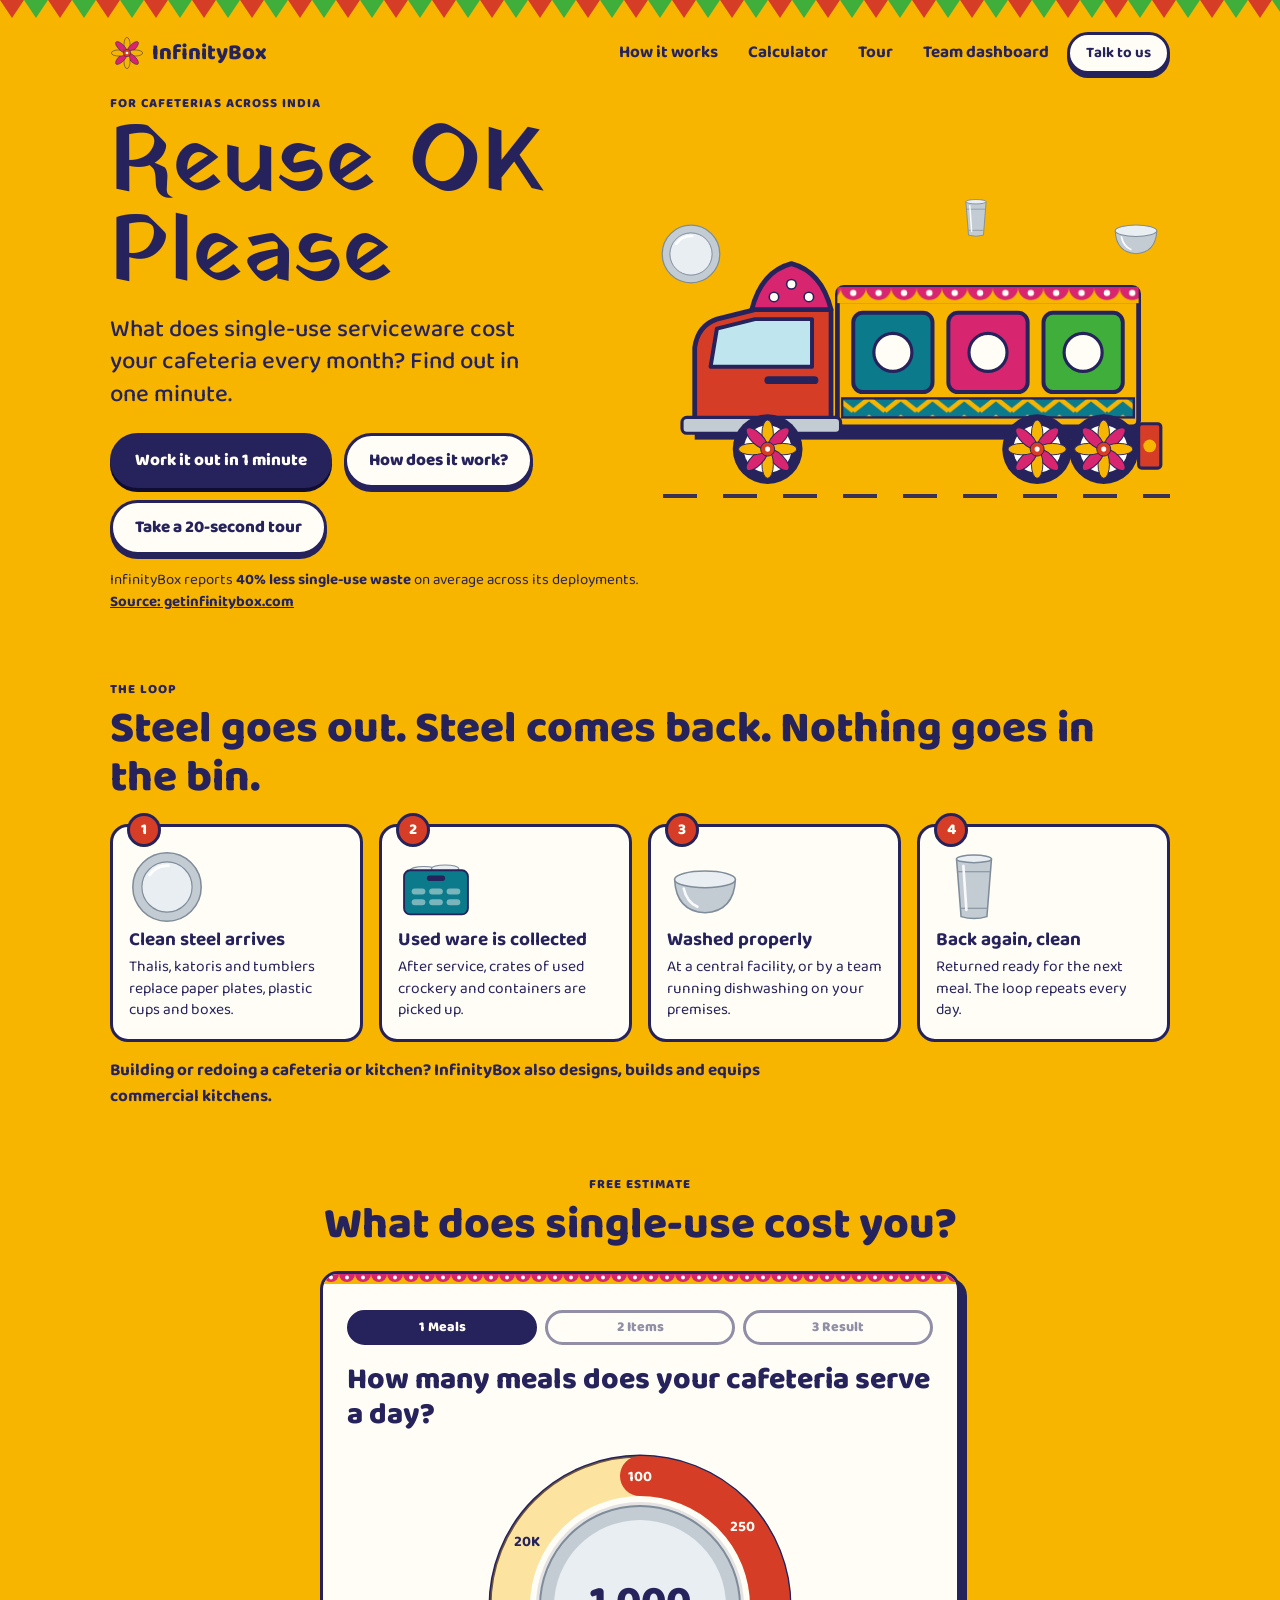
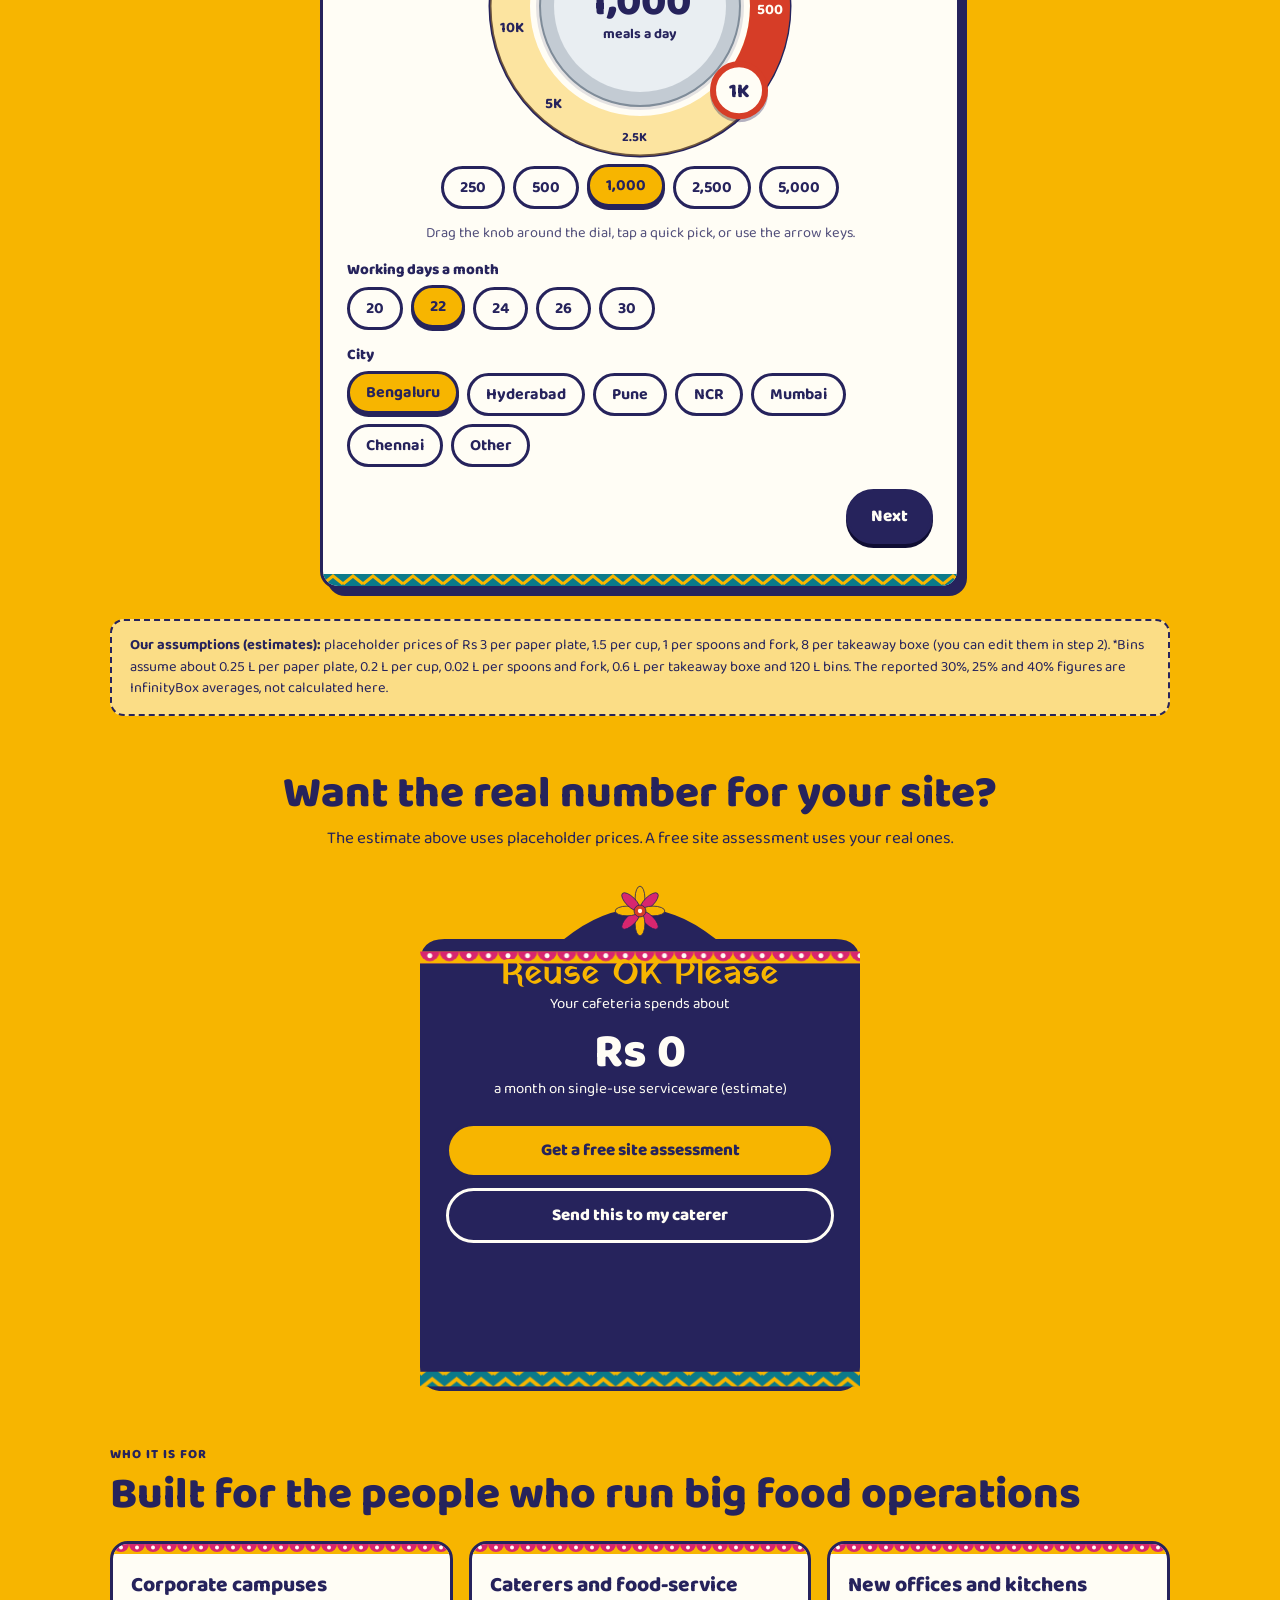
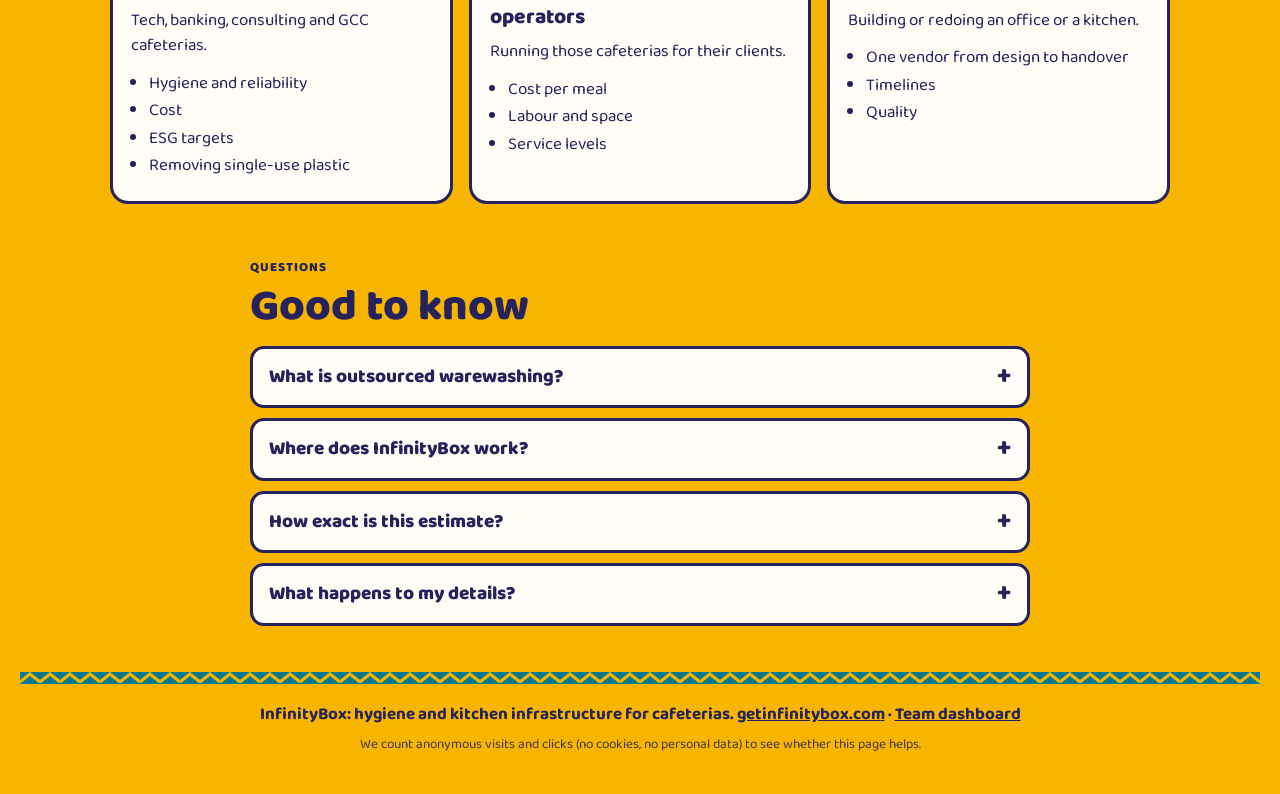
<file: inbound/index.html>
<!doctype html>
<html lang="en">
<head>
<meta charset="utf-8">
<meta name="viewport" content="width=device-width, initial-scale=1">
<title>Reuse OK Please: what does single-use cost your cafeteria? | InfinityBox</title>
<meta name="description" content="Work out what single-use plates, cups and boxes cost your cafeteria each month, in one minute. Free estimate from InfinityBox.">
<link rel="preconnect" href="https://fonts.googleapis.com"><link rel="preconnect" href="https://fonts.gstatic.com" crossorigin>
<link href="https://fonts.googleapis.com/css2?family=Baloo+2:wght@400;500;700;800&family=Yatra+One&display=swap" rel="stylesheet">
<style>
:root{--neel:#26235C;--haldi:#F7B500;--sindoor:#D63D27;--mor:#0B7A8A;--tota:#3FAE3A;--rani:#D7266F;--chalk:#FFFDF5;--steel:#C3CBD3;--steeld:#7F8C99;--steell:#E9EEF2;--kraft:#E9D3A8;
  --ease:cubic-bezier(.645,.045,.355,1);--r:18px;--line:3px}
*{box-sizing:border-box}
html{scroll-behavior:smooth}
body{margin:0;background:var(--haldi);color:var(--neel);font:400 17px/1.5 "Baloo 2",system-ui,sans-serif;overflow-x:hidden}
h1,h2,h3{margin:0}
.sign{font-family:"Yatra One","Baloo 2",serif;font-weight:400}
h2{font-weight:800;font-size:clamp(28px,4.2vw,44px);line-height:1.1}
p{margin:0 0 12px;max-width:68ch}
a{color:inherit}
:focus-visible{outline:3px solid var(--neel);outline-offset:3px;box-shadow:0 0 0 6px var(--haldi)}
.wrap{max-width:1100px;margin:0 auto;padding:0 20px}
.trim{display:block}
.bunting{height:20px}

/* top bar */
.top{display:flex;align-items:center;justify-content:space-between;gap:12px;padding:12px 20px;max-width:1100px;margin:0 auto}
.brand{font-weight:800;font-size:22px;text-decoration:none;display:flex;align-items:center;gap:8px}
.brand svg{width:34px;height:34px;animation:spin 14s linear infinite}
.top nav{display:flex;gap:6px;align-items:center}
.top nav a{text-decoration:none;font-weight:700;padding:6px 12px;border-radius:99px}
.top nav a:hover{background:var(--chalk)}
@media(max-width:640px){.top nav a:not(.btn){display:none}}

/* buttons */
.btn{display:inline-flex;align-items:center;justify-content:center;gap:8px;border:var(--line) solid var(--neel);border-radius:99px;padding:11px 22px;font:800 17px "Baloo 2",sans-serif;
  cursor:pointer;text-decoration:none;background:var(--chalk);color:var(--neel);box-shadow:0 4px 0 var(--neel);transition:transform .12s,box-shadow .12s}
.btn:hover{transform:translateY(-2px);box-shadow:0 6px 0 var(--neel)}
.btn:active{transform:translateY(3px);box-shadow:0 1px 0 var(--neel)}
.btn.primary{background:var(--neel);color:var(--chalk);box-shadow:0 4px 0 #0F0D33}
.btn.red{background:var(--sindoor);color:var(--chalk)}
.btn.small{padding:6px 16px;font-size:15px}
.btn[disabled]{opacity:.45;cursor:not-allowed;transform:none}

/* hero */
.hero{position:relative;padding:20px 0 0}
.hero .wrap{display:grid;grid-template-columns:1.05fr 1fr;gap:20px;align-items:center}
@media(max-width:860px){.hero .wrap{grid-template-columns:1fr}}
.hero h1{font-size:clamp(46px,8vw,92px);line-height:.98;margin:6px 0 14px}
.hero .lede{font-size:clamp(19px,2.3vw,24px);font-weight:500;line-height:1.35;max-width:30ch}
.hero .cta{display:flex;flex-wrap:wrap;gap:12px;margin:22px 0 14px}
.reports{font-size:15px}
.reports a{font-weight:700}
.stage{position:relative;padding:8px 0 0}
.road{height:16px;margin-top:-6px;background:repeating-linear-gradient(90deg,var(--neel) 0 34px,transparent 34px 60px);background-size:60px 4px;background-repeat:repeat-x;background-position:0 6px;animation:road 1s linear infinite;opacity:.9}
.float{position:absolute;width:64px;height:64px;animation:bob2 3.2s ease-in-out infinite alternate}
.float.a{left:-4px;top:6px}.float.b{right:8px;top:-6px;animation-delay:-1.2s;width:52px;height:52px}.float.c{right:34%;top:-20px;animation-delay:-2s;width:44px;height:44px}
.truck{width:100%;max-width:560px;display:block;margin:0 auto;overflow:visible}
.truck.in{animation:drive 1.3s var(--ease) both}
.truck .wheel{transform-box:view-box;animation:spin .7s linear infinite}
.truck.parked .wheel{animation:none}
.truck .body{animation:bob .45s ease-in-out infinite alternate}
.truck.parked .body{animation:none}
.truck.out{animation:out .9s var(--ease) both}
.truck .pic{opacity:0;transform:scale(0);transform-box:fill-box;transform-origin:center;transition:opacity .3s,transform .4s var(--ease)}
.truck .pic.on{opacity:1;transform:scale(1)}
@keyframes drive{from{transform:translateX(-120%)}to{transform:none}}
@keyframes out{to{transform:translateX(130%)}}
@keyframes spin{to{transform:rotate(360deg)}}
@keyframes bob{to{transform:translateY(-2px)}}
@keyframes bob2{to{transform:translateY(-12px) rotate(8deg)}}
@keyframes road{to{background-position:-60px 6px}}

/* cards */
.card{position:relative;background:var(--chalk);border:var(--line) solid var(--neel);border-radius:var(--r);box-shadow:7px 7px 0 var(--neel);overflow:hidden}
.card .in{padding:26px 24px 30px}
section{padding:54px 0 0}
.eyebrow{font-weight:800;letter-spacing:.08em;text-transform:uppercase;font-size:13px;margin-bottom:6px}

/* the loop */
.loop{display:grid;grid-template-columns:repeat(4,1fr);gap:16px;margin-top:22px}
@media(max-width:900px){.loop{grid-template-columns:repeat(2,1fr)}}@media(max-width:520px){.loop{grid-template-columns:1fr}}
.step{background:var(--chalk);border:var(--line) solid var(--neel);border-radius:var(--r);padding:16px 16px 18px;position:relative}
.step .n{position:absolute;top:-14px;left:14px;background:var(--sindoor);color:var(--chalk);border:var(--line) solid var(--neel);border-radius:99px;font-weight:800;width:34px;height:34px;display:grid;place-items:center}
.step svg{width:76px;height:76px;display:block;margin:6px 0 4px}
.step b{display:block;font-size:19px;line-height:1.2;margin-bottom:4px}
.step span{font-size:15.5px;line-height:1.4;display:block}
.note-line{margin-top:16px;font-weight:700}

/* calculator */
#calc .card{max-width:640px;margin:22px auto 0}
.pills{display:flex;gap:8px;margin-bottom:18px}
.pill{flex:1;text-align:center;border:var(--line) solid var(--neel);border-radius:99px;padding:4px 8px;font-weight:800;font-size:14px;background:var(--chalk);opacity:.5}
.pill.on{background:var(--neel);color:var(--chalk);opacity:1}.pill.done{background:var(--tota);opacity:1}
.q{font-weight:800;font-size:clamp(23px,3.4vw,30px);line-height:1.15;margin-bottom:14px}
.chips{display:flex;flex-wrap:wrap;gap:8px;margin-bottom:14px}
.chip{border:var(--line) solid var(--neel);border-radius:99px;padding:6px 16px;font:700 16px "Baloo 2",sans-serif;background:var(--chalk);cursor:pointer;color:var(--neel)}
.chip[aria-pressed="true"]{background:var(--haldi)}
input[type=range]{width:100%;accent-color:var(--sindoor);height:34px}
.big{display:flex;align-items:baseline;gap:8px;font-weight:800}
.big input{font:800 38px "Baloo 2";width:6.2ch;border:0;border-bottom:var(--line) solid var(--neel);background:transparent;color:var(--neel);padding:0}
.big span{font-size:18px}
label.f{display:block;font-weight:700;font-size:15px;margin-bottom:4px}
select,input[type=text],input[type=email],input[type=number]{width:100%;height:48px;border:2px solid var(--neel);border-radius:12px;padding:0 12px;font:500 17px "Baloo 2",sans-serif;background:var(--chalk);color:var(--neel)}
.nav{display:flex;justify-content:space-between;gap:12px;margin-top:22px;align-items:center}
.back{background:none;border:0;font:700 16px "Baloo 2";text-decoration:underline;cursor:pointer;color:var(--neel);padding:8px}

/* items */
.item{display:grid;grid-template-columns:64px 1fr auto;gap:12px;align-items:center;border:var(--line) solid var(--neel);border-radius:14px;padding:10px 12px;background:var(--chalk);transition:background .2s}
.item.has{background:#FFF3C4}
.item svg{width:60px;height:60px}
.item b{display:block;font-size:18px;line-height:1.15}
.item small{display:flex;align-items:center;gap:4px;font-size:14px}
.item small input{width:64px;height:30px;border-radius:8px;font-size:15px;padding:0 6px;text-align:center}
.permeal{margin-top:12px;font-weight:700}

/* result */
.toggle{display:inline-flex;border:var(--line) solid var(--neel);border-radius:99px;overflow:hidden;margin-bottom:8px}
.toggle button{border:0;background:var(--chalk);font:800 15px "Baloo 2";padding:5px 18px;cursor:pointer;color:var(--neel)}
.toggle button[aria-pressed="true"]{background:var(--neel);color:var(--chalk)}
.ring{width:min(100%,330px);margin:0 auto;display:block}
.ring circle.seg{transition:stroke-dasharray .7s var(--ease),opacity .25s}
.legend{display:grid;grid-template-columns:1fr 1fr;gap:8px;margin:10px 0 4px}
@media(max-width:420px){.legend{grid-template-columns:1fr}}
.legend button{display:flex;align-items:center;gap:8px;border:2px solid var(--neel);border-radius:12px;background:var(--chalk);padding:6px 10px;font:700 15px "Baloo 2";cursor:pointer;color:var(--neel);text-align:left}
.legend button[aria-pressed="true"]{background:var(--haldi)}
.legend i{width:16px;height:16px;border-radius:50%;border:2px solid var(--neel);flex:none}
.legend em{margin-left:auto;font-style:normal;font-weight:800}
.fact{font-weight:700;margin:12px 0 2px}
.fine{font-size:13.5px;line-height:1.4;opacity:.85}
.claims{display:flex;flex-wrap:wrap;gap:8px;margin:10px 0 4px}
.claims span{border:2px solid var(--neel);border-radius:99px;padding:2px 12px;font-weight:700;font-size:14.5px;background:#E4F5E3}

/* tailgate */
#talk .gate{max-width:440px;margin:26px auto 0;position:relative}
.gate svg.shape{display:block;width:100%;height:auto}
.gate .face{position:absolute;inset:0;padding:78px 26px 40px;color:var(--chalk);display:flex;flex-direction:column}
.gate .rosette{position:absolute;left:50%;top:6px;transform:translateX(-50%);width:54px;height:54px;animation:spin 18s linear infinite}
.gate h2{font-family:"Yatra One","Baloo 2",serif;font-weight:400;color:var(--haldi);font-size:34px;text-align:center}
.gate .amount{font:800 clamp(34px,9vw,48px) "Baloo 2";text-align:center;line-height:1.05;margin:4px 0 0}
.gate .sub{text-align:center;font-size:15px;margin-bottom:12px}
.gate .btn{width:100%;margin-top:10px;box-shadow:none}
.gate .btn.ghost{background:transparent;color:var(--chalk);border-color:var(--chalk)}
.gate .btn.gold{background:var(--haldi);color:var(--neel)}
.gate form{display:none;margin-top:12px}
.gate.open form{display:block}
.gate.open .asks{display:none}
/* open form: the painted shape has a fixed height, so drop it and let a plain navy card grow with the form */
.gate.open svg.shape{display:none}
.gate.open .face{position:relative;inset:auto;background:var(--neel);border-radius:28px;border-top:14px solid var(--sindoor);box-shadow:0 5px 0 #0F0D33}
.gate.open .rosette{top:-30px;z-index:3}
.gate.open .face{padding-top:44px}
.gate label.f{color:var(--chalk);margin-top:10px}
.gate select,.gate input{border-color:var(--chalk)}
.gate .consent{display:flex;gap:10px;align-items:flex-start;margin:14px 0 4px;font-size:14.5px}
.gate .consent input{width:22px;height:22px;flex:none;margin-top:2px;accent-color:var(--haldi)}
.err{background:var(--sindoor);color:var(--chalk);border-radius:10px;padding:6px 12px;margin-top:10px;font-weight:700;font-size:14.5px}
.hp{position:absolute;left:-9999px;opacity:0}
.thanks{display:none;text-align:center;padding-top:6px}
.gate.sent .thanks{display:block}.gate.sent .asks,.gate.sent form,.gate.sent .head{display:none}
.thanks .big{font:800 30px "Baloo 2";margin-bottom:6px;display:block}
.route{margin-top:12px;border:2px dashed var(--haldi);border-radius:12px;padding:8px 12px;font-size:15px}

/* audience + faq */
.three{display:grid;grid-template-columns:repeat(3,1fr);gap:16px;margin-top:22px}
@media(max-width:860px){.three{grid-template-columns:1fr}}
.aud{background:var(--chalk);border:var(--line) solid var(--neel);border-radius:var(--r);overflow:hidden}
.aud .in{padding:16px 18px 20px}.aud h3{font-weight:800;font-size:21px;margin-bottom:6px}
.aud ul{margin:6px 0 0;padding-left:18px}.aud li{margin:2px 0}
details.faq{background:var(--chalk);border:var(--line) solid var(--neel);border-radius:14px;margin:10px 0;padding:0 16px}
details.faq summary{cursor:pointer;font-weight:800;font-size:19px;padding:14px 0;list-style:none;display:flex;justify-content:space-between;gap:12px}
details.faq summary::after{content:"+";font-size:26px;line-height:1}
details.faq[open] summary::after{content:"\2212"}
details.faq p{padding-bottom:14px}
.assump{margin-top:30px;background:rgba(255,253,245,.55);border:2px dashed var(--neel);border-radius:14px;padding:14px 18px;font-size:14.5px}
footer{padding:36px 20px 40px;text-align:center;font-weight:700}
.reveal{opacity:0;transform:translateY(22px);transition:opacity .6s var(--ease),transform .6s var(--ease)}
.reveal.on{opacity:1;transform:none}

@media (prefers-reduced-motion:reduce){
  *,*::before,*::after{animation:none!important;transition:none!important;scroll-behavior:auto!important}
  .reveal{opacity:1;transform:none}.truck .pic{opacity:1;transform:none}
}

/* dials */
.pane.inR{animation:inR .42s var(--ease) both}.pane.inL{animation:inL .42s var(--ease) both}
.pane.outL{animation:outL .22s ease-in both}.pane.outR{animation:outR .22s ease-in both}
@keyframes inR{from{opacity:0;transform:translateX(36px)}to{opacity:1;transform:none}}
@keyframes inL{from{opacity:0;transform:translateX(-36px)}to{opacity:1;transform:none}}
@keyframes outL{to{opacity:0;transform:translateX(-36px)}}@keyframes outR{to{opacity:0;transform:translateX(36px)}}
.dialwrap{display:grid;place-items:center}
.dial{width:min(100%,320px);margin:0 auto;border-radius:50%;outline:none;touch-action:none;-webkit-tap-highlight-color:transparent}
.dial:focus-visible{box-shadow:0 0 0 4px var(--haldi),0 0 0 7px var(--neel)}
.dialsvg{width:100%;height:auto;display:block;cursor:grab;touch-action:none;user-select:none;-webkit-user-select:none}
.dial.drag .dialsvg{cursor:grabbing}
.dial .pulse{transform-box:fill-box;transform-origin:center;animation:pulse 2s infinite}
.dial.used .pulse,.dial.drag .pulse{animation:none;opacity:0}
.dial .chev{opacity:0;transition:opacity .2s}.dial.drag .chev{opacity:1}
.dial .knob{filter:drop-shadow(0 3px 0 rgba(38,35,92,.35))}
@keyframes pulse{0%{opacity:0;transform:scale(1)}25%{opacity:1}90%{opacity:0;transform:scale(1.5)}100%{opacity:0}}
.chips.center{justify-content:center}
.hint{text-align:center;font-size:14.5px;opacity:.8;margin:2px auto 14px}
.grp{margin-top:12px}.lab{font-weight:800;font-size:15px;margin-bottom:6px}
.chip{transition:transform .15s var(--ease),background .2s}.chip:active{transform:scale(.94)}
.chip[aria-pressed="true"]{box-shadow:0 3px 0 var(--neel);transform:translateY(-2px)}
.car{display:grid;grid-template-columns:44px 1fr 44px;align-items:center;gap:6px}
.viewport{overflow:hidden;border-radius:12px}
.track{display:flex;transition:transform .5s var(--ease);will-change:transform}
.slide{flex:0 0 100%;display:flex;flex-direction:column;align-items:center;padding:4px 0 2px}
.arrow{width:44px;height:44px;border-radius:50%;border:var(--line) solid var(--neel);background:var(--haldi);font:800 28px/1 "Baloo 2";cursor:pointer;color:var(--neel);box-shadow:0 3px 0 var(--neel);transition:transform .12s,opacity .2s}
.arrow:active{transform:translateY(2px);box-shadow:0 1px 0 var(--neel)}.arrow[disabled]{opacity:.3;cursor:default}
.dots{display:flex;gap:8px;justify-content:center;margin:6px 0}
.dots i{width:10px;height:10px;border-radius:50%;border:2px solid var(--neel);background:var(--chalk);transition:background .25s,transform .25s}
.dots i.on{background:var(--neel);transform:scale(1.25)}
.pricebtn{margin-top:6px;background:none;border:2px dashed var(--neel);border-radius:99px;padding:3px 14px;font:700 14.5px "Baloo 2";cursor:pointer;color:var(--neel)}
.pricebtn input{width:62px;height:28px;border-radius:8px;font-size:15px;padding:0 6px;text-align:center;margin:0 4px}
.minis{display:flex;flex-wrap:wrap;gap:8px;justify-content:center;margin:6px 0}
.mini{display:flex;align-items:center;gap:4px;border:2px solid var(--neel);border-radius:99px;padding:2px 12px 2px 6px;font:800 16px "Baloo 2";background:var(--chalk);cursor:pointer;color:var(--neel);transition:background .25s,transform .2s}
.mini svg{width:26px;height:26px}.mini.has{background:#FFF3C4}.mini[aria-current="true"]{transform:translateY(-2px);box-shadow:0 3px 0 var(--neel)}
.permeal{text-align:center}
/* guided tour */
.tour-hl{position:absolute;z-index:80;border-radius:20px;box-shadow:0 0 0 9999px rgba(38,35,92,.35),0 0 0 4px var(--haldi);pointer-events:none;transition:all .35s var(--ease)}
.tour-card{position:fixed;z-index:81;width:min(340px,calc(100vw - 32px));background:var(--chalk);border:var(--line) solid var(--neel);border-radius:var(--r);padding:16px 18px 14px;box-shadow:0 6px 0 var(--neel);animation:pop .3s var(--ease) both}
@keyframes pop{from{opacity:0;translate:0 8px}to{opacity:1;translate:0 0}}
.tour-card h3{font-size:21px;margin:0 0 4px}.tour-card p{font-size:16px;margin:0 0 10px}
.tour-card .dots{display:flex;gap:6px;margin-bottom:10px}.tour-card .dots i{width:9px;height:9px;border-radius:50%;background:var(--steel)}.tour-card .dots i.on{background:var(--sindoor);width:22px;border-radius:9px}
.tour-card .row{display:flex;align-items:center;justify-content:space-between;gap:8px}
.tour-card .skip{background:none;border:0;font:700 15px "Baloo 2";color:var(--steeld);cursor:pointer;text-decoration:underline}
.tour-bubble{position:fixed;right:16px;bottom:16px;z-index:60;max-width:270px;background:var(--chalk);border:var(--line) solid var(--neel);border-radius:var(--r);padding:12px 14px;box-shadow:0 5px 0 var(--neel);animation:pop .4s var(--ease) both}
.tour-bubble p{font-size:15.5px;margin:0 0 8px}.tour-bubble .row{display:flex;gap:8px;align-items:center}
</style>
</head>
<body>
<svg xmlns="http://www.w3.org/2000/svg" width="0" height="0" style="position:absolute;width:0;height:0;overflow:hidden" aria-hidden="true">
<defs>
<pattern id="p-jhalar" width="16" height="10" patternUnits="userSpaceOnUse"><rect width="16" height="10" fill="#F7B500"/><path d="M0 0A8 8 0 0 0 16 0Z" fill="#D7266F"/><circle cx="8" cy="3.5" r="2" fill="#FFFDF5"/></pattern><pattern id="p-chevron" width="20" height="12" patternUnits="userSpaceOnUse"><rect width="20" height="12" fill="#0B7A8A"/><path d="M0 10L10 2L20 10" fill="none" stroke="#F7B500" stroke-width="3"/></pattern><pattern id="p-bunting" width="48" height="20" patternUnits="userSpaceOnUse"><path d="M0 0H24L12 18Z" fill="#D63D27"/><path d="M24 0H48L36 18Z" fill="#3FAE3A"/></pattern>
</defs>
<symbol id="i-paper-plate" viewBox="0 0 100 100"><path d="M50 8 Q55.3 3.3 59.3 9.1 Q65.5 5.6 68.2 12.2 Q75 10.2 76.2 17.2 Q83.2 16.8 82.8 23.8 Q89.8 25 87.8 31.8 Q94.4 34.5 90.9 40.7 Q96.7 44.7 92 50 Q96.7 55.3 90.9 59.3 Q94.4 65.5 87.8 68.2 Q89.8 75 82.8 76.2 Q83.2 83.2 76.2 82.8 Q75 89.8 68.2 87.8 Q65.5 94.4 59.3 90.9 Q55.3 96.7 50 92 Q44.7 96.7 40.7 90.9 Q34.5 94.4 31.8 87.8 Q25 89.8 23.8 82.8 Q16.8 83.2 17.2 76.2 Q10.2 75 12.2 68.2 Q5.6 65.5 9.1 59.3 Q3.3 55.3 8 50 Q3.3 44.7 9.1 40.7 Q5.6 34.5 12.2 31.8 Q10.2 25 17.2 23.8 Q16.8 16.8 23.8 17.2 Q25 10.2 31.8 12.2 Q34.5 5.6 40.7 9.1 Q44.7 3.3 50 8Z" fill="#E9D3A8" stroke="#26235C" stroke-width="2.5" stroke-linejoin="round"/><circle cx="50" cy="50" r="28" fill="none" stroke="#26235C" stroke-width="1.5" stroke-dasharray="3 4"/></symbol>
<symbol id="i-plastic-cup" viewBox="0 0 100 100"><path d="M26 16H74L67 90H33Z" fill="#EAF6FB" stroke="#26235C" stroke-width="2.5" stroke-linejoin="round"/><rect x="22" y="9" width="56" height="9" rx="3" fill="#FFFFFF" stroke="#26235C" stroke-width="2.5"/><path d="M40 28L42 80M60 28L58 80" stroke="#26235C" stroke-width="1.5" opacity=".35"/></symbol>
<symbol id="i-plastic-spoon" viewBox="0 0 100 100"><ellipse cx="50" cy="27" rx="13" ry="18" fill="#FFFFFF" stroke="#26235C" stroke-width="2.5"/><rect x="46.5" y="44" width="7" height="48" rx="3.5" fill="#FFFFFF" stroke="#26235C" stroke-width="2.5"/></symbol>
<symbol id="i-takeaway-box" viewBox="0 0 100 100"><rect x="14" y="30" width="72" height="12" rx="3" fill="#FFFFFF" stroke="#26235C" stroke-width="2.5"/><path d="M18 42H82L76 80H24Z" fill="#F1F1EC" stroke="#26235C" stroke-width="2.5" stroke-linejoin="round"/></symbol>
<symbol id="i-steel-thali" viewBox="0 0 100 100"><circle cx="50" cy="50" r="45" fill="#C3CBD3" stroke="#7F8C99" stroke-width="2"/><circle cx="50" cy="50" r="33" fill="#E9EEF2" stroke="#7F8C99" stroke-width="1.5"/><path d="M27 34A28 28 0 0 1 52 22" stroke="#FFFFFF" stroke-width="4" stroke-linecap="round" fill="none" opacity=".9"/></symbol>
<symbol id="i-steel-katori" viewBox="0 0 100 100"><path d="M10 40Q12 82 50 84Q88 82 90 40Z" fill="#C3CBD3" stroke="#7F8C99" stroke-width="2" stroke-linejoin="round"/><ellipse cx="50" cy="40" rx="40" ry="11" fill="#E9EEF2" stroke="#7F8C99" stroke-width="2"/><path d="M22 52Q26 70 40 76" stroke="#FFFFFF" stroke-width="3.5" stroke-linecap="round" fill="none" opacity=".9"/></symbol>
<symbol id="i-steel-tumbler" viewBox="0 0 100 100"><path d="M27 13H73L67 89Q50 94 33 89Z" fill="#C3CBD3" stroke="#7F8C99" stroke-width="2" stroke-linejoin="round"/><ellipse cx="50" cy="13" rx="23" ry="5" fill="#E9EEF2" stroke="#7F8C99" stroke-width="2"/><path d="M29 30H71M33 78H67" stroke="#7F8C99" stroke-width="1.5"/><path d="M36 22L40 80" stroke="#FFFFFF" stroke-width="3.5" stroke-linecap="round" opacity=".9"/></symbol>
<symbol id="i-crate" viewBox="0 0 100 100"><ellipse cx="34" cy="28" rx="18" ry="5" fill="#E9EEF2" stroke="#7F8C99" stroke-width="1.5"/><ellipse cx="62" cy="26" rx="18" ry="5" fill="#E9EEF2" stroke="#7F8C99" stroke-width="1.5"/><rect x="8" y="28" width="84" height="58" rx="8" fill="#0B7A8A" stroke="#26235C" stroke-width="2.5"/><rect x="38" y="35" width="24" height="7" rx="3.5" fill="#26235C"/><rect x="18" y="52" width="18" height="8" rx="4" fill="#FFFDF5" opacity=".45"/><rect x="41" y="52" width="18" height="8" rx="4" fill="#FFFDF5" opacity=".45"/><rect x="64" y="52" width="18" height="8" rx="4" fill="#FFFDF5" opacity=".45"/><rect x="18" y="66" width="18" height="8" rx="4" fill="#FFFDF5" opacity=".45"/><rect x="41" y="66" width="18" height="8" rx="4" fill="#FFFDF5" opacity=".45"/><rect x="64" y="66" width="18" height="8" rx="4" fill="#FFFDF5" opacity=".45"/></symbol>
<symbol id="i-bin" viewBox="0 0 100 100"><path d="M24 30H76L70 90H30Z" fill="#D63D27" stroke="#26235C" stroke-width="2.5" stroke-linejoin="round"/><rect x="17" y="21" width="66" height="10" rx="4" fill="#D63D27" stroke="#26235C" stroke-width="2.5"/><rect x="42" y="13" width="16" height="8" rx="3" fill="none" stroke="#26235C" stroke-width="2.5"/><path d="M40 42L42 80M50 42V80M60 42L58 80" stroke="#26235C" stroke-width="2" opacity=".45"/></symbol>
<symbol id="i-compost" viewBox="0 0 100 100"><path d="M22 34H78L72 90H28Z" fill="#3FAE3A" stroke="#26235C" stroke-width="2.5" stroke-linejoin="round"/><rect x="16" y="25" width="68" height="10" rx="4" fill="#3FAE3A" stroke="#26235C" stroke-width="2.5"/><path d="M50 78C38 70 38 56 50 46C62 56 62 70 50 78Z" fill="#FFFDF5" opacity=".8"/></symbol>
<symbol id="m-rosette" viewBox="0 0 100 100"><ellipse cx="50" cy="26" rx="9" ry="22" fill="#F7B500" stroke="#26235C" stroke-width="1.5" transform="rotate(0 50 50)"/><ellipse cx="50" cy="26" rx="9" ry="22" fill="#D7266F" stroke="#26235C" stroke-width="1.5" transform="rotate(45 50 50)"/><ellipse cx="50" cy="26" rx="9" ry="22" fill="#F7B500" stroke="#26235C" stroke-width="1.5" transform="rotate(90 50 50)"/><ellipse cx="50" cy="26" rx="9" ry="22" fill="#D7266F" stroke="#26235C" stroke-width="1.5" transform="rotate(135 50 50)"/><ellipse cx="50" cy="26" rx="9" ry="22" fill="#F7B500" stroke="#26235C" stroke-width="1.5" transform="rotate(180 50 50)"/><ellipse cx="50" cy="26" rx="9" ry="22" fill="#D7266F" stroke="#26235C" stroke-width="1.5" transform="rotate(225 50 50)"/><ellipse cx="50" cy="26" rx="9" ry="22" fill="#F7B500" stroke="#26235C" stroke-width="1.5" transform="rotate(270 50 50)"/><ellipse cx="50" cy="26" rx="9" ry="22" fill="#D7266F" stroke="#26235C" stroke-width="1.5" transform="rotate(315 50 50)"/><circle cx="50" cy="50" r="11" fill="#D63D27" stroke="#26235C" stroke-width="1.5"/><circle cx="50" cy="50" r="4" fill="#FFFDF5"/></symbol>
<symbol id="truck" viewBox="0 0 320 170"><rect x="20" y="128" width="284" height="8" fill="#26235C"/><rect x="110" y="40" width="190" height="88" rx="4" fill="#F7B500" stroke="#26235C" stroke-width="3"/><rect x="120" y="56" width="50" height="50" rx="6" fill="#0B7A8A" stroke="#26235C" stroke-width="2.5"/><circle cx="145" cy="81" r="12" fill="#FFFDF5" stroke="#26235C" stroke-width="2"/><rect x="180" y="56" width="50" height="50" rx="6" fill="#D7266F" stroke="#26235C" stroke-width="2.5"/><circle cx="205" cy="81" r="12" fill="#FFFDF5" stroke="#26235C" stroke-width="2"/><rect x="240" y="56" width="50" height="50" rx="6" fill="#3FAE3A" stroke="#26235C" stroke-width="2.5"/><circle cx="265" cy="81" r="12" fill="#FFFDF5" stroke="#26235C" stroke-width="2"/><rect x="110" y="40" width="190" height="10" fill="url(#p-jhalar)"/><rect x="113" y="110" width="184" height="12" fill="url(#p-chevron)" stroke="#26235C" stroke-width="1.5"/><path d="M20 128V78Q22 64 34 60L58 54H106V128Z" fill="#D63D27" stroke="#26235C" stroke-width="3" stroke-linejoin="round"/><path d="M34 66L58 60H94V90H30Z" fill="#BFE6EE" stroke="#26235C" stroke-width="2.5" stroke-linejoin="round"/><path d="M56 54Q62 30 81 25Q100 30 106 54Z" fill="#D7266F" stroke="#26235C" stroke-width="3" stroke-linejoin="round"/><circle cx="70" cy="46" r="3" fill="#FFFDF5" stroke="#26235C" stroke-width="1"/><circle cx="81" cy="38" r="3" fill="#FFFDF5" stroke="#26235C" stroke-width="1"/><circle cx="92" cy="46" r="3" fill="#FFFDF5" stroke="#26235C" stroke-width="1"/><rect x="64" y="96" width="34" height="5" rx="2.5" fill="#26235C"/><rect x="12" y="122" width="100" height="10" rx="3" fill="#C3CBD3" stroke="#26235C" stroke-width="2"/><rect x="300" y="126" width="14" height="28" rx="2" fill="#D63D27" stroke="#26235C" stroke-width="2"/><circle cx="307" cy="140" r="4" fill="#F7B500"/><circle cx="66" cy="142" r="22" fill="#26235C"/><circle cx="66" cy="142" r="15" fill="#FFFDF5"/><ellipse cx="66" cy="132.4" rx="3.6" ry="8.8" fill="#F7B500" stroke="#26235C" stroke-width="0.6" transform="rotate(0 66 142)"/><ellipse cx="66" cy="132.4" rx="3.6" ry="8.8" fill="#D7266F" stroke="#26235C" stroke-width="0.6" transform="rotate(45 66 142)"/><ellipse cx="66" cy="132.4" rx="3.6" ry="8.8" fill="#F7B500" stroke="#26235C" stroke-width="0.6" transform="rotate(90 66 142)"/><ellipse cx="66" cy="132.4" rx="3.6" ry="8.8" fill="#D7266F" stroke="#26235C" stroke-width="0.6" transform="rotate(135 66 142)"/><ellipse cx="66" cy="132.4" rx="3.6" ry="8.8" fill="#F7B500" stroke="#26235C" stroke-width="0.6" transform="rotate(180 66 142)"/><ellipse cx="66" cy="132.4" rx="3.6" ry="8.8" fill="#D7266F" stroke="#26235C" stroke-width="0.6" transform="rotate(225 66 142)"/><ellipse cx="66" cy="132.4" rx="3.6" ry="8.8" fill="#F7B500" stroke="#26235C" stroke-width="0.6" transform="rotate(270 66 142)"/><ellipse cx="66" cy="132.4" rx="3.6" ry="8.8" fill="#D7266F" stroke="#26235C" stroke-width="0.6" transform="rotate(315 66 142)"/><circle cx="66" cy="142" r="4.4" fill="#D63D27" stroke="#26235C" stroke-width="0.6"/><circle cx="66" cy="142" r="1.6" fill="#FFFDF5"/><circle cx="236" cy="142" r="22" fill="#26235C"/><circle cx="236" cy="142" r="15" fill="#FFFDF5"/><ellipse cx="236" cy="132.4" rx="3.6" ry="8.8" fill="#F7B500" stroke="#26235C" stroke-width="0.6" transform="rotate(0 236 142)"/><ellipse cx="236" cy="132.4" rx="3.6" ry="8.8" fill="#D7266F" stroke="#26235C" stroke-width="0.6" transform="rotate(45 236 142)"/><ellipse cx="236" cy="132.4" rx="3.6" ry="8.8" fill="#F7B500" stroke="#26235C" stroke-width="0.6" transform="rotate(90 236 142)"/><ellipse cx="236" cy="132.4" rx="3.6" ry="8.8" fill="#D7266F" stroke="#26235C" stroke-width="0.6" transform="rotate(135 236 142)"/><ellipse cx="236" cy="132.4" rx="3.6" ry="8.8" fill="#F7B500" stroke="#26235C" stroke-width="0.6" transform="rotate(180 236 142)"/><ellipse cx="236" cy="132.4" rx="3.6" ry="8.8" fill="#D7266F" stroke="#26235C" stroke-width="0.6" transform="rotate(225 236 142)"/><ellipse cx="236" cy="132.4" rx="3.6" ry="8.8" fill="#F7B500" stroke="#26235C" stroke-width="0.6" transform="rotate(270 236 142)"/><ellipse cx="236" cy="132.4" rx="3.6" ry="8.8" fill="#D7266F" stroke="#26235C" stroke-width="0.6" transform="rotate(315 236 142)"/><circle cx="236" cy="142" r="4.4" fill="#D63D27" stroke="#26235C" stroke-width="0.6"/><circle cx="236" cy="142" r="1.6" fill="#FFFDF5"/><circle cx="278" cy="142" r="22" fill="#26235C"/><circle cx="278" cy="142" r="15" fill="#FFFDF5"/><ellipse cx="278" cy="132.4" rx="3.6" ry="8.8" fill="#F7B500" stroke="#26235C" stroke-width="0.6" transform="rotate(0 278 142)"/><ellipse cx="278" cy="132.4" rx="3.6" ry="8.8" fill="#D7266F" stroke="#26235C" stroke-width="0.6" transform="rotate(45 278 142)"/><ellipse cx="278" cy="132.4" rx="3.6" ry="8.8" fill="#F7B500" stroke="#26235C" stroke-width="0.6" transform="rotate(90 278 142)"/><ellipse cx="278" cy="132.4" rx="3.6" ry="8.8" fill="#D7266F" stroke="#26235C" stroke-width="0.6" transform="rotate(135 278 142)"/><ellipse cx="278" cy="132.4" rx="3.6" ry="8.8" fill="#F7B500" stroke="#26235C" stroke-width="0.6" transform="rotate(180 278 142)"/><ellipse cx="278" cy="132.4" rx="3.6" ry="8.8" fill="#D7266F" stroke="#26235C" stroke-width="0.6" transform="rotate(225 278 142)"/><ellipse cx="278" cy="132.4" rx="3.6" ry="8.8" fill="#F7B500" stroke="#26235C" stroke-width="0.6" transform="rotate(270 278 142)"/><ellipse cx="278" cy="132.4" rx="3.6" ry="8.8" fill="#D7266F" stroke="#26235C" stroke-width="0.6" transform="rotate(315 278 142)"/><circle cx="278" cy="142" r="4.4" fill="#D63D27" stroke="#26235C" stroke-width="0.6"/><circle cx="278" cy="142" r="1.6" fill="#FFFDF5"/></symbol>
</svg>
<svg class="trim bunting" width="100%" height="20" aria-hidden="true"><rect width="100%" height="20" fill="url(#p-bunting)"/></svg>

<header class="top">
  <a class="brand" href="#top"><svg viewBox="0 0 100 100" aria-hidden="true"><use href="#m-rosette"/></svg>InfinityBox</a>
  <nav><a href="#how">How it works</a><a href="#calc">Calculator</a><a href="#" data-tour>Tour</a><a href="dashboard/" id="dashLink">Team dashboard</a><a class="btn small" href="#talk">Talk to us</a></nav>
</header>

<main id="top">
<section class="hero" style="padding-top:8px">
  <div class="wrap">
    <div>
      <div class="eyebrow">For cafeterias across India</div>
      <h1 class="sign">Reuse OK Please</h1>
      <p class="lede">What does single-use serviceware cost your cafeteria every month? Find out in one minute.</p>
      <div class="cta"><a class="btn primary" href="#calc" id="start">Work it out in 1 minute</a><a class="btn" href="#how">How does it work?</a><a class="btn" href="#" data-tour>Take a 20-second tour</a></div>
      <p class="reports">InfinityBox reports <b>40% less single-use waste</b> on average across its deployments. <a href="https://getinfinitybox.com" target="_blank" rel="noopener">Source: getinfinitybox.com</a></p>
    </div>
    <div class="stage" aria-hidden="true">
      <svg class="float a" viewBox="0 0 100 100"><use href="#i-steel-thali"/></svg>
      <svg class="float b" viewBox="0 0 100 100"><use href="#i-steel-katori"/></svg>
      <svg class="float c" viewBox="0 0 100 100"><use href="#i-steel-tumbler"/></svg>
      <svg class="truck in" id="heroTruck" viewBox="0 0 320 170"></svg>
      <div class="road"></div>
    </div>
  </div>
</section>

<section id="how">
  <div class="wrap">
    <div class="eyebrow">The loop</div>
    <h2>Steel goes out. Steel comes back. Nothing goes in the bin.</h2>
    <div class="loop">
      <div class="step reveal"><span class="n">1</span><svg viewBox="0 0 100 100"><use href="#i-steel-thali"/></svg><b>Clean steel arrives</b><span>Thalis, katoris and tumblers replace paper plates, plastic cups and boxes.</span></div>
      <div class="step reveal"><span class="n">2</span><svg viewBox="0 0 100 100"><use href="#i-crate"/></svg><b>Used ware is collected</b><span>After service, crates of used crockery and containers are picked up.</span></div>
      <div class="step reveal"><span class="n">3</span><svg viewBox="0 0 100 100"><use href="#i-steel-katori"/></svg><b>Washed properly</b><span>At a central facility, or by a team running dishwashing on your premises.</span></div>
      <div class="step reveal"><span class="n">4</span><svg viewBox="0 0 100 100"><use href="#i-steel-tumbler"/></svg><b>Back again, clean</b><span>Returned ready for the next meal. The loop repeats every day.</span></div>
    </div>
    <p class="note-line">Building or redoing a cafeteria or kitchen? InfinityBox also designs, builds and equips commercial kitchens.</p>
  </div>
</section>

<section id="calc">
  <div class="wrap">
    <div class="eyebrow" style="text-align:center">Free estimate</div>
    <h2 style="text-align:center">What does single-use cost you?</h2>
    <div class="card">
      <svg class="trim" width="100%" height="10" aria-hidden="true"><rect width="100%" height="10" fill="url(#p-jhalar)"/></svg>
      <div class="in">
        <div class="pills" aria-hidden="true"><div class="pill on" data-p="1">1 Meals</div><div class="pill" data-p="2">2 Items</div><div class="pill" data-p="3">3 Result</div></div>

        <div class="pane" data-step="1">
          <div class="q">How many meals does your cafeteria serve a day?</div>
          <div class="dialwrap" id="mealsDial"></div>
          <div class="chips center" id="mealChips" role="group" aria-label="Quick picks"></div>
          <p class="hint">Drag the knob around the dial, tap a quick pick, or use the arrow keys.</p>
          <div class="grp"><div class="lab">Working days a month</div><div class="chips" id="dayChips" role="group" aria-label="Working days a month"></div></div>
          <div class="grp"><div class="lab">City</div><div class="chips" id="cityChips" role="group" aria-label="City"></div></div>
          <div class="nav"><span></span><button class="btn primary" id="to2">Next</button></div>
        </div>

        <div class="pane" data-step="2" hidden>
          <div class="q">What single-use items go out with each meal?</div>
          <div class="car">
            <button class="arrow" id="prevI" aria-label="Previous item">&#8249;</button>
            <div class="viewport"><div class="track" id="track"></div></div>
            <button class="arrow" id="nextI" aria-label="Next item">&#8250;</button>
          </div>
          <div class="dots" id="dots" aria-hidden="true"></div>
          <p class="hint">Turn the dial for how many go out with each meal.</p>
          <div class="minis" id="minis"></div>
          <div class="permeal" id="perMeal" aria-live="polite"></div>
          <div class="nav"><button class="back" id="back1">Back</button><button class="btn red" id="to3" disabled>See my result</button></div>
        </div>

        <div class="pane" data-step="3" hidden>
          <div class="toggle" role="group" aria-label="Show by"><button id="mUnits" aria-pressed="true">Items</button><button id="mRs" aria-pressed="false">Rupees</button></div>
          <svg class="ring" id="ring" viewBox="0 0 320 320" role="img" aria-label="Share of each single-use item"></svg>
          <div class="legend" id="legend"></div>
          <svg class="truck" id="resTruck" viewBox="0 0 320 170" aria-hidden="true" style="max-width:360px;margin-top:6px"></svg>
          <p class="fact" id="binFact"></p>
          <div class="claims" aria-label="InfinityBox reported averages"><span>30% less water</span><span>25% less electricity</span><span>40% less single-use waste</span></div>
          <p class="fine">InfinityBox reports these as averages across its deployments, not a promise for your site. <a href="https://getinfinitybox.com" target="_blank" rel="noopener">getinfinitybox.com</a></p>
          <div class="nav"><button class="back" id="back2">Back</button><a class="btn primary" href="#talk" id="toTalk">Talk to InfinityBox</a></div>
        </div>
      </div>
      <svg class="trim" width="100%" height="12" aria-hidden="true"><rect width="100%" height="12" fill="url(#p-chevron)"/></svg>
    </div>
    <div class="assump" id="assump"></div>
  </div>
</section>

<section id="talk">
  <div class="wrap">
    <h2 style="text-align:center">Want the real number for your site?</h2>
    <p style="text-align:center;margin:8px auto 0">The estimate above uses placeholder prices. A free site assessment uses your real ones.</p>
    <div class="gate" id="gate">
      <svg class="shape" viewBox="0 0 360 420" preserveAspectRatio="none" aria-hidden="true"><path d="M0 70Q0 50 20 50H118Q180 0 242 50H340Q360 50 360 70V400Q360 420 340 420H20Q0 420 0 400Z" fill="#26235C"/><rect x="0" y="60" width="360" height="10" fill="url(#p-jhalar)"/><rect x="0" y="404" width="360" height="12" fill="url(#p-chevron)"/></svg>
      <svg class="rosette" viewBox="0 0 100 100" aria-hidden="true"><use href="#m-rosette"/></svg>
      <div class="face">
        <div class="head">
          <h2>Reuse OK Please</h2>
          <div class="sub" id="gateLead">Your cafeteria spends about</div>
          <div class="amount" id="gateAmt">Rs 0</div>
          <div class="sub">a month on single-use serviceware (estimate)</div>
        </div>
        <div class="asks">
          <button class="btn gold" id="openForm">Get a free site assessment</button>
          <a class="btn ghost" id="mailCaterer" href="#">Send this to my caterer</a>
        </div>
        <form id="lead" novalidate>
          <div class="hp"><label>Website <input type="text" name="website" tabindex="-1" autocomplete="off"></label></div>
          <label class="f" for="fName">Your name</label><input id="fName" type="text" autocomplete="name" required>
          <label class="f" for="fEmail">Work email</label><input id="fEmail" type="email" autocomplete="email" required>
          <label class="f" for="fCompany">Company</label><input id="fCompany" type="text" autocomplete="organization" required>
          <label class="f" for="fRole">Your role</label><input id="fRole" type="text" placeholder="e.g. Head of Admin">
          <label class="f" for="fCity">City</label><select id="fCity"></select>
          <label class="f" for="fSeg">I am...</label>
          <select id="fSeg"><option value="corporate">A company with a cafeteria</option><option value="caterer">A caterer or food-service operator</option>
            <option value="fitout">Building or redoing an office or kitchen</option><option value="institution">A hospital, college or campus</option></select>
          <label class="consent"><input type="checkbox" id="fConsent"><span>InfinityBox may contact me about this estimate.</span></label>
          <div id="formErr" class="err" hidden></div>
          <button class="btn gold" type="submit" id="send">Send</button>
        </form>
        <div class="thanks"><span class="big sign" style="color:var(--haldi)">Sent.</span><p id="promise" style="margin:0 auto"></p><div class="route" id="route"></div></div>
      </div>
    </div>
  </div>
</section>

<section>
  <div class="wrap">
    <div class="eyebrow">Who it is for</div>
    <h2>Built for the people who run big food operations</h2>
    <div class="three">
      <div class="aud reveal"><svg class="trim" width="100%" height="10" aria-hidden="true"><rect width="100%" height="10" fill="url(#p-jhalar)"/></svg><div class="in"><h3>Corporate campuses</h3><p>Tech, banking, consulting and GCC cafeterias.</p><ul><li>Hygiene and reliability</li><li>Cost</li><li>ESG targets</li><li>Removing single-use plastic</li></ul></div></div>
      <div class="aud reveal"><svg class="trim" width="100%" height="10" aria-hidden="true"><rect width="100%" height="10" fill="url(#p-jhalar)"/></svg><div class="in"><h3>Caterers and food-service operators</h3><p>Running those cafeterias for their clients.</p><ul><li>Cost per meal</li><li>Labour and space</li><li>Service levels</li></ul></div></div>
      <div class="aud reveal"><svg class="trim" width="100%" height="10" aria-hidden="true"><rect width="100%" height="10" fill="url(#p-jhalar)"/></svg><div class="in"><h3>New offices and kitchens</h3><p>Building or redoing an office or a kitchen.</p><ul><li>One vendor from design to handover</li><li>Timelines</li><li>Quality</li></ul></div></div>
    </div>
  </div>
</section>

<section>
  <div class="wrap" style="max-width:820px">
    <div class="eyebrow">Questions</div>
    <h2 style="margin-bottom:14px">Good to know</h2>
    <details class="faq"><summary>What is outsourced warewashing?</summary><p>Instead of buying disposables or washing in your own kitchen, used crockery is collected, washed by a specialist and returned. InfinityBox does this at central facilities, or runs dishwashing inside your premises.</p></details>
    <details class="faq"><summary>Where does InfinityBox work?</summary><p>Mumbai, Chennai, Bangalore, NCR, Pune and Hyderabad.</p></details>
    <details class="faq"><summary>How exact is this estimate?</summary><p>It is a quick estimate from your answers and placeholder prices that you can edit. A free site assessment gives a real figure.</p></details>
    <details class="faq"><summary>What happens to my details?</summary><p>They are used only to reply about your enquiry. We do not ask for more than the form shows.</p></details>
  </div>
</section>
</main>

<footer>
  <svg class="trim" width="100%" height="12" aria-hidden="true" style="margin-bottom:18px"><rect width="100%" height="12" fill="url(#p-chevron)"/></svg>
  InfinityBox: hygiene and kitchen infrastructure for cafeterias. <a href="https://getinfinitybox.com" target="_blank" rel="noopener">getinfinitybox.com</a> &middot; <a href="dashboard/" id="dashLink2">Team dashboard</a>
  <div class="fine" style="margin-top:8px;font-weight:400">We count anonymous visits and clicks (no cookies, no personal data) to see whether this page helps.</div>
</footer>

<script src="calc.js"></script>
<script>
/* ===== settings you can change ===== */
var IB = {
  APPS_SCRIPT_URL: "",            // paste the deployed Google Apps Script web app URL to send leads to a Google Sheet
  promise: "Someone from InfinityBox will reply within 1 working day.",
  cities: ["Bengaluru", "Hyderabad", "Pune", "NCR", "Mumbai", "Chennai", "Other"],
  dayOptions: [20, 22, 24, 26, 30],
  quick: [250, 500, 1000, 2500, 5000]
};
var $ = function (s, r) { return (r || document).querySelector(s); };
var C = window.IBCalc, reduce = matchMedia('(prefers-reduced-motion: reduce)').matches;
var S = { meals: 1000, days: 22, city: "Bengaluru", counts: { plate: 1, cup: 1, cut: 1, box: 0 }, costs: {}, mode: 'units', active: null, step: 1 };
var qs = new URLSearchParams(location.search);

/* ---------- anonymous funnel events: no cookies, no personal data, skipped if Do Not Track is on ---------- */
var SID = (function () { try { var k = sessionStorage.getItem('ib_sid'); if (!k) { k = Math.random().toString(36).slice(2, 10) + Date.now().toString(36); sessionStorage.setItem('ib_sid', k); } return k; } catch (e) { return Math.random().toString(36).slice(2, 10); } })();
var sentEv = {};
function track(name) {
  if (!name || sentEv[name] || navigator.doNotTrack === '1') return;
  sentEv[name] = 1;
  var url = IB.APPS_SCRIPT_URL || (/^(localhost|127\.0\.0\.1)$/.test(location.hostname) ? '/api/event' : '');
  if (!url) return;
  var body = JSON.stringify({ type: 'event', event: name, sid: SID, ts: new Date().toISOString(), path: location.pathname, ref: document.referrer ? new URL(document.referrer).hostname : '',
    utm_source: qs.get('utm_source') || '', utm_medium: qs.get('utm_medium') || '', utm_campaign: qs.get('utm_campaign') || '' });
  try { if (!(navigator.sendBeacon && !IB.APPS_SCRIPT_URL && navigator.sendBeacon(url, new Blob([body], { type: 'text/plain' })))) fetch(url, { method: 'POST', mode: IB.APPS_SCRIPT_URL ? 'no-cors' : 'same-origin', headers: { 'Content-Type': 'text/plain' }, body: body, keepalive: true }); } catch (e) {}
}
track('view');
$('#calc .card').addEventListener('pointerdown', function () { track('calc_start'); }, { once: true });
$('#start').addEventListener('click', function () { track('calc_start'); });

/* ---------- truck (built from the sprite so the wheels can turn) ---------- */
function buildTruck(svg, withPics) {
  svg.innerHTML = '<g class="body">' + $('#truck').innerHTML + '</g>';
  [66, 236, 278].forEach(function (cx) {
    var g = document.createElementNS('http://www.w3.org/2000/svg', 'g');
    g.setAttribute('class', 'wheel'); g.style.transformOrigin = cx + 'px 142px';
    [].slice.call(svg.querySelectorAll('circle,ellipse')).filter(function (e) { return +e.getAttribute('cx') === cx && (+e.getAttribute('cy') === 142 || +e.getAttribute('cy') === 132.4); })
      .forEach(function (e) { g.appendChild(e); });
    svg.querySelector('.body').appendChild(g);
  });
  if (withPics) [120, 180, 240].forEach(function (x, i) {
    var u = document.createElementNS('http://www.w3.org/2000/svg', 'use'); u.setAttribute('class', 'pic'); u.setAttribute('id', 'pic' + i);
    u.setAttribute('x', x + 7); u.setAttribute('y', 63); u.setAttribute('width', 36); u.setAttribute('height', 36); svg.querySelector('.body').appendChild(u);
  });
}
buildTruck($('#heroTruck'), false);
setTimeout(function () { $('#heroTruck').classList.add('parked'); }, reduce ? 0 : 1500);
buildTruck($('#resTruck'), true);

/* ---------- smooth motion helpers ---------- */
var SVGNS = 'http://www.w3.org/2000/svg', CIRC = 2 * Math.PI * 130, SWEEP = 300;
function el(tag, attrs, parent) { var e = document.createElementNS(SVGNS, tag); for (var k in attrs) e.setAttribute(k, attrs[k]); if (parent) parent.appendChild(e); return e; }
function easeOut(t) { return 1 - Math.pow(1 - t, 3); }
function tween(from, to, ms, step, done) {
  if (reduce || from === to) { step(to); if (done) done(); return { stop: function () {} }; }
  var t0 = performance.now(), id = 0, dead = false;
  (function f(t) { if (dead) return; var p = Math.min(1, (t - t0) / ms); step(from + (to - from) * easeOut(p)); if (p < 1) id = requestAnimationFrame(f); else if (done) done(); })(t0);
  return { stop: function () { dead = true; cancelAnimationFrame(id); } };
}
function buzz() { if (navigator.vibrate) try { navigator.vibrate(6); } catch (e) {} }

/* ---------- the radial dial (SVG 320 x 320, 0 at 12 o'clock, clockwise, 300 degree sweep) ----------
   o: {color, icon, caption, sub(v), labels:[{angle,text}], toValue(angle), toAngle(v), value, big, fmt(v), knobText(v), step(v,dir), min, max, label, onChange(v)} */
function Dial(o) {
  var root = document.createElement('div'); root.className = 'dial'; root.tabIndex = 0; root.setAttribute('role', 'slider');
  root.setAttribute('aria-label', o.label); root.setAttribute('aria-valuemin', o.min); root.setAttribute('aria-valuemax', o.max);
  var svg = el('svg', { viewBox: '0 0 320 320', 'class': 'dialsvg' }); root.appendChild(svg);
  el('circle', { cx: 160, cy: 160, r: 150, fill: '#FFFDF5', stroke: '#26235C', 'stroke-width': 3 }, svg);
  el('circle', { cx: 160, cy: 160, r: 130, fill: 'none', stroke: '#F7B500', 'stroke-width': 40, opacity: .35 }, svg);
  var arc = el('circle', { cx: 160, cy: 160, r: 130, fill: 'none', stroke: o.color, 'stroke-width': 40, 'stroke-linecap': 'round', transform: 'rotate(-90 160 160)' }, svg);
  var labs = o.labels.map(function (L) {
    var a = L.angle * Math.PI / 180, t = el('text', { x: 160 + 130 * Math.sin(a), y: 160 - 130 * Math.cos(a) + 5, 'text-anchor': 'middle', 'font-family': 'Baloo 2,Arial', 'font-weight': 700, 'font-size': L.text.length > 3 ? 13 : 15, fill: '#26235C', style: 'pointer-events:none' }, svg);
    t.textContent = L.text; return { a: L.angle, t: t };
  });
  el('circle', { cx: 160, cy: 160, r: 104, fill: '#26235C', opacity: .12 }, svg);
  el('circle', { cx: 160, cy: 160, r: 100, fill: '#C3CBD3', stroke: '#7F8C99', 'stroke-width': 2 }, svg);
  el('circle', { cx: 160, cy: 160, r: 86, fill: '#E9EEF2' }, svg);
  var font = { 'text-anchor': 'middle', 'font-family': 'Baloo 2,Arial', fill: '#26235C', style: 'pointer-events:none' };
  var bigT = null, capT, subT;
  if (o.big) {
    bigT = el('text', Object.assign({ x: 160, y: 168, 'font-weight': 800, 'font-size': 42 }, font), svg);
    capT = el('text', Object.assign({ x: 160, y: 192, 'font-size': 14, 'font-weight': 700 }, font), svg); capT.textContent = o.caption;
    subT = null;
  } else {
    el('use', { href: '#' + o.icon, x: 120, y: 94, width: 80, height: 80, style: 'pointer-events:none' }, svg);
    capT = el('text', Object.assign({ x: 160, y: 196, 'font-size': 15, 'font-weight': 700 }, font), svg); capT.textContent = o.caption;
    subT = el('text', Object.assign({ x: 160, y: 214, 'font-size': 13 }, font), svg);
  }
  var pulse = el('circle', { r: 26, fill: 'none', stroke: o.color, 'stroke-width': 3, 'class': 'pulse' }, svg);
  var chevL = el('circle', { r: 9, fill: '#FFFDF5', stroke: '#26235C', 'stroke-width': 1.5, 'class': 'chev' }, svg), chevR = el('circle', { r: 9, fill: '#FFFDF5', stroke: '#26235C', 'stroke-width': 1.5, 'class': 'chev' }, svg);
  var knob = el('g', { 'class': 'knob', style: 'pointer-events:none' }, svg);
  var kc = el('circle', { r: 26, fill: '#FFFDF5', stroke: o.color, 'stroke-width': 6 }, knob);
  var kt = el('text', { 'text-anchor': 'middle', 'font-family': 'Baloo 2,Arial', 'font-weight': 800, 'font-size': 20, fill: '#26235C' }, knob);
  var angle = o.toAngle(o.value), value = o.value, anim = null, dragging = false;

  function pos(a, r) { var t = a * Math.PI / 180; return [160 + r * Math.sin(t), 160 - r * Math.cos(t)]; }
  function draw(a) {
    arc.setAttribute('stroke-dasharray', (a / 360 * CIRC) + ' ' + CIRC);
    var k = pos(a, 130); kc.setAttribute('cx', k[0]); kc.setAttribute('cy', k[1]); kt.setAttribute('x', k[0]); kt.setAttribute('y', k[1] + 7);
    pulse.setAttribute('cx', k[0]); pulse.setAttribute('cy', k[1]);
    var l = pos(a - 24, 130), r = pos(a + 24, 130); chevL.setAttribute('cx', l[0]); chevL.setAttribute('cy', l[1]); chevR.setAttribute('cx', r[0]); chevR.setAttribute('cy', r[1]);
    labs.forEach(function (L) { L.t.setAttribute('fill', L.a <= a - 4 ? '#FFFDF5' : '#26235C'); });
  }
  function text(v) {
    kt.textContent = o.knobText(v);
    if (bigT) bigT.textContent = o.fmt(v); else subT.textContent = o.sub(v);
    root.setAttribute('aria-valuenow', v); root.setAttribute('aria-valuetext', o.fmt(v) + ' ' + o.caption);
    labs.forEach(function (L) { /* keep label colours in sync */ });
  }
  function commit(v) { if (v !== value) { value = v; text(v); buzz(); if (o.onChange) o.onChange(v); } }
  function glide(v) {
    if (anim) anim.stop();
    var to = o.toAngle(v); anim = tween(angle, to, 380, function (a) { angle = a; draw(a); });
  }
  function set(v, animate) { v = Math.min(o.max, Math.max(o.min, v)); if (animate === false) { if (anim) anim.stop(); angle = o.toAngle(v); draw(angle); value = v; text(v); } else { glide(v); commit(v); } }
  function move(e) {
    var r = svg.getBoundingClientRect(), x = (e.clientX - r.left) / r.width * 320 - 160, y = (e.clientY - r.top) / r.height * 320 - 160;
    var a = Math.atan2(x, -y) * 180 / Math.PI; if (a < 0) a += 360;
    if (a > SWEEP) a = angle > SWEEP / 2 ? SWEEP : 0;          // the seam: never wrap from the top of the range to the bottom
    angle = a; draw(a); commit(o.toValue(a));
  }
  svg.addEventListener('pointerdown', function (e) {
    var r = svg.getBoundingClientRect(), dx = (e.clientX - r.left) / r.width * 320 - 160, dy = (e.clientY - r.top) / r.height * 320 - 160, d = Math.sqrt(dx * dx + dy * dy);
    if (d < 62) return;                                          // the steel hub is not a handle
    if (anim) anim.stop(); dragging = true; root.classList.add('drag', 'used'); try { svg.setPointerCapture(e.pointerId); } catch (_) {} root.focus({ preventScroll: true }); move(e); e.preventDefault();
  });
  svg.addEventListener('pointermove', function (e) { if (dragging) move(e); });
  function end() { if (!dragging) return; dragging = false; root.classList.remove('drag'); glide(value); }
  svg.addEventListener('pointerup', end); svg.addEventListener('pointercancel', end);
  root.addEventListener('keydown', function (e) {
    var k = e.key, v = value;
    if (k === 'ArrowRight' || k === 'ArrowUp') v = o.step(value, 1); else if (k === 'ArrowLeft' || k === 'ArrowDown') v = o.step(value, -1);
    else if (k === 'Home') v = o.min; else if (k === 'End') v = o.max; else return;
    e.preventDefault(); root.classList.add('used'); set(v);
  });
  draw(angle); text(value);
  return { root: root, set: set, get: function () { return value; } };
}

/* ---------- step 1: meals dial (log scale: 100 to 20,000) ---------- */
function niceMeals(raw) { var v = raw < 1000 ? Math.round(raw / 50) * 50 : raw < 5000 ? Math.round(raw / 100) * 100 : Math.round(raw / 500) * 500; return Math.min(20000, Math.max(100, v)); }
var mealAngle = function (v) { return SWEEP * Math.log(v / 100) / Math.log(200); };
var short = function (v) { return v >= 1000 ? (v / 1000).toFixed(v % 1000 ? 1 : 0).replace('.0', '') + 'K' : String(v); };
if (qs.get('m')) S.meals = niceMeals(+qs.get('m') || 1000);
var mealsDial = Dial({
  color: '#D63D27', big: true, caption: 'meals a day', label: 'Meals served per day', min: 100, max: 20000, value: S.meals,
  labels: [100, 250, 500, 1000, 2500, 5000, 10000, 20000].map(function (v) { return { angle: mealAngle(v), text: short(v) }; }),
  toValue: function (a) { return niceMeals(100 * Math.pow(200, a / SWEEP)); }, toAngle: function (v) { return mealAngle(Math.min(20000, Math.max(100, v))); },
  fmt: C.nf, knobText: short, step: function (v, d) { var st = v < 1000 || (v === 1000 && d < 0) ? 50 : v < 5000 || (v === 5000 && d < 0) ? 100 : 500; return niceMeals(v + d * st); },
  onChange: function (v) { S.meals = v; chipsOn(); }
});
$('#mealsDial').append(mealsDial.root);
function chipsOn() { [].forEach.call($('#mealChips').children, function (b) { b.setAttribute('aria-pressed', +b.dataset.v === S.meals); }); }
IB.quick.forEach(function (n) { var b = document.createElement('button'); b.className = 'chip'; b.dataset.v = n; b.textContent = C.nf(n); b.onclick = function () { mealsDial.root.classList.add('used'); mealsDial.set(n); }; $('#mealChips').append(b); });
chipsOn();
function chipGroup(box, values, get, set, label) {
  values.forEach(function (v) { var b = document.createElement('button'); b.className = 'chip'; b.textContent = label ? label(v) : v; b.dataset.v = v;
    b.onclick = function () { set(v); sync(); }; box.append(b); });
  function sync() { [].forEach.call(box.children, function (b) { b.setAttribute('aria-pressed', b.dataset.v == get()); }); }
  sync(); return sync;
}
chipGroup($('#dayChips'), IB.dayOptions, function () { return S.days; }, function (v) { S.days = +v; });
var syncCity = chipGroup($('#cityChips'), IB.cities, function () { return S.city; }, function (v) { S.city = v; $('#fCity').value = v; });
IB.cities.forEach(function (c) { $('#fCity').append(new Option(c, c)); });
if (qs.get('city') && IB.cities.indexOf(qs.get('city')) > -1) { S.city = qs.get('city'); syncCity(); }
$('#fCity').value = S.city;

/* ---------- step 2: one dial per item in a carousel ---------- */
var itemDials = [], cur = 0;
function totalPerMeal() { return C.ITEMS.reduce(function (a, i) { return a + (S.counts[i.id] || 0); }, 0); }
function perMeal() {
  var n = totalPerMeal();
  $('#perMeal').innerHTML = n ? 'That is <b>' + n + '</b> single-use item' + (n > 1 ? 's' : '') + ' with every meal.' : 'Turn a dial up to at least 1 to continue.';
  $('#to3').disabled = !n;
  [].forEach.call($('#minis').children, function (m, i) { var it = C.ITEMS[i]; m.classList.toggle('has', S.counts[it.id] > 0); m.querySelector('b').textContent = S.counts[it.id] || 0; });
}
function showItem(i) {
  cur = Math.max(0, Math.min(C.ITEMS.length - 1, i));
  $('#track').style.transform = 'translateX(-' + cur * 100 + '%)';
  [].forEach.call($('#dots').children, function (d, k) { d.classList.toggle('on', k === cur); });
  [].forEach.call($('#minis').children, function (m, k) { m.setAttribute('aria-current', k === cur); });
  $('#prevI').disabled = cur === 0; $('#nextI').disabled = cur === C.ITEMS.length - 1;
}
C.ITEMS.forEach(function (it, i) {
  var slide = document.createElement('div'); slide.className = 'slide'; slide.setAttribute('aria-hidden', 'false');
  var d = Dial({
    color: it.color, icon: it.icon, caption: it.name, label: it.name + ' per meal', min: 0, max: 5, value: S.counts[it.id] || 0,
    sub: function (v) { return v + ' per meal'; }, fmt: String, knobText: String, step: function (v, dir) { return Math.max(0, Math.min(5, v + dir)); },
    labels: [0, 1, 2, 3, 4, 5].map(function (v) { return { angle: v * 60, text: String(v) }; }),
    toValue: function (a) { return Math.max(0, Math.min(5, Math.round(a / 60))); }, toAngle: function (v) { return v * 60; },
    onChange: function (v) { S.counts[it.id] = v; perMeal(); }
  });
  itemDials.push(d); slide.append(d.root);
  var pb = document.createElement('button'); pb.className = 'pricebtn'; pb.type = 'button';
  var showPrice = function () { pb.textContent = 'Rs ' + (S.costs[it.id] != null && S.costs[it.id] !== '' ? S.costs[it.id] : it.costRs) + ' each · change'; };
  showPrice();
  pb.onclick = function () {
    pb.innerHTML = 'Rs <input type="number" min="0" step="0.5" aria-label="Price of one ' + it.name.toLowerCase() + ' in rupees"> each';
    var inp = pb.querySelector('input'); inp.value = S.costs[it.id] != null && S.costs[it.id] !== '' ? S.costs[it.id] : it.costRs; inp.focus(); inp.select();
    inp.oninput = function () { S.costs[it.id] = inp.value; }; inp.onclick = function (e) { e.stopPropagation(); }; inp.onblur = showPrice; inp.onkeydown = function (e) { if (e.key === 'Enter') inp.blur(); };
  };
  slide.append(pb); $('#track').append(slide);
  var dot = document.createElement('i'); $('#dots').append(dot);
  var mini = document.createElement('button'); mini.type = 'button'; mini.className = 'mini'; mini.setAttribute('aria-label', 'Go to ' + it.name);
  mini.innerHTML = '<svg viewBox="0 0 100 100" aria-hidden="true"><use href="#' + it.icon + '"/></svg><b>' + (S.counts[it.id] || 0) + '</b>'; mini.onclick = function () { showItem(i); }; $('#minis').append(mini);
});
$('#prevI').onclick = function () { showItem(cur - 1); }; $('#nextI').onclick = function () { showItem(cur + 1); };
showItem(0); perMeal();
if (qs.get('c')) $('#fCompany').value = qs.get('c');
if (qs.get('s')) $('#fSeg').value = qs.get('s');

/* ---------- step 3: result ---------- */
var R = null;
var ringBuilt = false, segEls = {}, lastCenter = 0, tw = null;
function ring() {
  var sh = C.shares(R, S.mode), svg = $('#ring');
  if (!ringBuilt) {
    svg.innerHTML = '<circle cx="160" cy="160" r="150" fill="#FFFDF5" stroke="#26235C" stroke-width="3"/>';
    sh.forEach(function (s) { var c = el('circle', { 'class': 'seg', cx: 160, cy: 160, r: 130, fill: 'none', stroke: s.color, 'stroke-width': 40 }, svg); c.style.strokeDasharray = '0 ' + CIRC; segEls[s.id] = c; });
    svg.insertAdjacentHTML('beforeend', '<circle cx="160" cy="160" r="100" fill="#FFFDF5" stroke="#26235C" stroke-width="2"/><text id="cNum" x="160" y="158" text-anchor="middle" font-family="Baloo 2,Arial" font-weight="800" font-size="40" fill="#26235C"></text>' +
      '<text id="cLab" x="160" y="184" text-anchor="middle" font-family="Baloo 2,Arial" font-size="14" fill="#26235C"></text>');
    ringBuilt = true;
  }
  var gap = (4 / 360) * CIRC, start = 0;
  sh.forEach(function (s) {
    var len = Math.max(0, s.frac * CIRC - (s.frac > 0 ? gap : 0)), c = segEls[s.id], rot = -90 + start * 360 + (s.frac > 0 ? 2 : 0);
    c.setAttribute('transform', 'rotate(' + rot + ' 160 160)'); c.style.opacity = S.active && S.active !== s.id ? .3 : 1;
    requestAnimationFrame(function () { c.style.strokeDasharray = len + ' ' + (CIRC - len); });   // the CSS transition draws the segment in
    start += s.frac;
  });
  var part = S.active && R.parts.filter(function (p) { return p.id === S.active; })[0];
  var val = part ? (S.mode === 'rs' ? part.rs : part.units) : (S.mode === 'rs' ? R.rs : R.units), fmt = S.mode === 'rs' ? C.inr : C.nf;
  if (tw) tw.stop(); var from = lastCenter; tw = tween(from, val, 700, function (v) { $('#cNum').textContent = fmt(v); }); lastCenter = val;
  $('#cLab').textContent = (part ? part.name.toLowerCase() + ' ' : 'single-use ') + (S.mode === 'rs' ? 'a month' : 'items a month');
  $('#legend').innerHTML = '';
  R.parts.forEach(function (p) {
    if (!p.units) return;
    var b = document.createElement('button'); b.setAttribute('aria-pressed', S.active === p.id);
    b.innerHTML = '<i style="background:' + p.color + '"></i>' + p.name + '<em>' + (S.mode === 'rs' ? C.inr(p.rs) : C.nf(p.units)) + '</em>';
    b.onclick = function () { S.active = S.active === p.id ? null : p.id; ring(); };
    $('#legend').append(b);
  });
}
function result() {
  R = C.compute({ meals: S.meals, days: S.days, counts: S.counts, costs: S.costs });
  S.active = null; ring();
  var top = R.parts.filter(function (p) { return p.units; }).sort(function (a, b) { return b.units - a.units; }).slice(0, 3);
  [0, 1, 2].forEach(function (i) { var u = $('#pic' + i); u.classList.remove('on'); if (top[i]) { u.setAttribute('href', '#' + top[i].icon); setTimeout(function () { u.classList.add('on'); }, reduce ? 0 : 400 + i * 150); } });
  $('#binFact').textContent = 'That is about ' + C.nf(Math.max(1, R.bins)) + ' full ' + C.BIN_LITRES + ' litre bins of waste a month.*';
  $('#gateAmt').textContent = C.inr(R.rs);
  $('#mailCaterer').href = 'mailto:?subject=' + encodeURIComponent('Single-use serviceware at our cafeteria: about ' + C.inr(R.rs) + ' a month') +
    '&body=' + encodeURIComponent('A quick estimate for our cafeteria: ' + C.nf(S.meals) + ' meals a day, ' + S.days + ' days a month, about ' + C.nf(R.units) + ' single-use items and ' + C.inr(R.rs) +
      ' a month (placeholder prices).\n\nWorth a look: InfinityBox washes and returns steel serviceware for cafeterias.\nhttps://getinfinitybox.com');
  document.dispatchEvent(new CustomEvent('ib:result', { detail: { meals: S.meals, days: S.days, units: R.units, rs: R.rs } }));
}
$('#mUnits').onclick = function () { S.mode = 'units'; $('#mUnits').setAttribute('aria-pressed', true); $('#mRs').setAttribute('aria-pressed', false); ring(); };
$('#mRs').onclick = function () { S.mode = 'rs'; $('#mRs').setAttribute('aria-pressed', true); $('#mUnits').setAttribute('aria-pressed', false); ring(); };

/* ---------- wizard ---------- */
function go(n) {
  if (n === S.step) return;
  var from = document.querySelector('[data-step="' + S.step + '"]'), to = document.querySelector('[data-step="' + n + '"]'), dir = n > S.step ? 1 : -1;
  S.step = n;
  [].forEach.call(document.querySelectorAll('.pill'), function (p) { var k = +p.dataset.p; p.className = 'pill' + (k === n ? ' on' : k < n ? ' done' : ''); });
  track(n === 2 ? 'items' : n === 3 ? 'result' : '');
  var show = function () { to.hidden = false; to.className = 'pane ' + (dir > 0 ? 'inR' : 'inL'); if (n === 3) { lastCenter = 0; result(); } };
  if (reduce) { from.hidden = true; show(); } else { from.className = 'pane ' + (dir > 0 ? 'outL' : 'outR'); setTimeout(function () { from.hidden = true; from.className = 'pane'; show(); }, 210); }
  $('#calc .card').scrollIntoView({ behavior: reduce ? 'auto' : 'smooth', block: 'start' });
}
$('#to2').onclick = function () { go(2); }; $('#back1').onclick = function () { go(1); };
$('#to3').onclick = function () { go(3); }; $('#back2').onclick = function () { go(2); };
$('#assump').innerHTML = '<b>Our assumptions (estimates):</b> placeholder prices of Rs ' + C.ITEMS.map(function (i) { return i.costRs + ' per ' + i.name.toLowerCase().replace(/s$/, ''); }).join(', ') +
  ' (you can edit them in step 2). *Bins assume about ' + C.ITEMS.map(function (i) { return i.litres + ' L per ' + i.name.toLowerCase().replace(/s$/, ''); }).join(', ') + ' and 120 L bins. The reported 30%, 25% and 40% figures are InfinityBox averages, not calculated here.';

/* ---------- lead capture ---------- */
var shownAt = Date.now();
$('#openForm').onclick = function () { track('form_open'); $('#gate').classList.add('open'); shownAt = Date.now(); $('#fName').focus(); };
$('#promise').textContent = IB.promise;
function endpoint() { return IB.APPS_SCRIPT_URL || (/^(localhost|127\.0\.0\.1)$/.test(location.hostname) ? '/api/lead' : ''); }
$('#lead').addEventListener('submit', function (ev) {
  ev.preventDefault();
  var err = $('#formErr'), v = function (id) { return $(id).value.trim(); };
  var bad = !v('#fName') ? 'Please add your name.' : !/^[^@\s]+@[^@\s]+\.[^@\s]+$/.test(v('#fEmail')) ? 'Please add a valid work email.' : !v('#fCompany') ? 'Please add your company.' :
    !$('#fConsent').checked ? 'Please tick the box so we can reply.' : (Date.now() - shownAt < 3000 ? 'One moment, then press Send again.' : '');
  if (bad) { err.textContent = bad; err.hidden = false; return; }
  err.hidden = true;
  if (!R) R = C.compute({ meals: S.meals, days: S.days, counts: S.counts, costs: S.costs });
  var payload = {
    company: v('#fCompany'), role: v('#fRole'), city: $('#fCity').value, segment: $('#fSeg').value, contact: v('#fEmail'), seats: 0, meals: S.meals, setup: 'single-use',
    website: $('#lead [name=website]').value,
    inputs: { name: v('#fName'), days: S.days, items: S.counts, totalItems: Math.round(R.units), totalRs: Math.round(R.rs), estimate: true, variant: 'truck-v1', ref: document.referrer,
      utm: { source: qs.get('utm_source') || '', medium: qs.get('utm_medium') || '', campaign: qs.get('utm_campaign') || '' } }
  };
  var queue = C.queueFor(payload.segment), done = function (stored) {
    var team = { warewashing: 'our warewashing team', 'kitchen design': 'our kitchen design team', partner: 'our partnerships team' }[queue];
    $('#route').textContent = stored ? 'Your enquiry went to ' + team + '.' : 'Preview mode: nothing was stored. It would go to ' + team + '.';
    $('#gate').classList.add('sent'); $('#gate').classList.remove('open');
    if (!reduce) { $('#resTruck').classList.add('out'); }
    track('lead'); document.dispatchEvent(new CustomEvent('ib:lead', { detail: payload }));
  };
  var url = endpoint();
  if (!url) return done(false);
  fetch(url, { method: 'POST', mode: IB.APPS_SCRIPT_URL ? 'no-cors' : 'same-origin', headers: { 'Content-Type': 'text/plain' }, body: JSON.stringify(payload) })
    .then(function (r) { done(IB.APPS_SCRIPT_URL ? true : r.ok); }).catch(function () { done(false); });
});

/* ---------- scroll reveal ---------- */
var io = 'IntersectionObserver' in window ? new IntersectionObserver(function (es) { es.forEach(function (e) { if (e.isIntersecting) { e.target.classList.add('on'); io.unobserve(e.target); } }); }, { threshold: .15 }) : null;
[].forEach.call(document.querySelectorAll('.reveal'), function (el, i) { el.style.transitionDelay = (i % 4) * 90 + 'ms'; io ? io.observe(el) : el.classList.add('on'); });
/* the team dashboard: its own page on Pages (dashboard/), the desk itself when running locally */
if (/^(localhost|127\.0\.0\.1)$/.test(location.hostname)) { $('#dashLink').setAttribute('href', '/'); $('#dashLink2').setAttribute('href', '/'); }

/* ---------- guided tour (a short walkthrough built into the page) ---------- */
(function () {
  var STEPS = [
    { sel: '.hero h1', t: 'Welcome', d: 'This page works out what single-use plates, cups and boxes cost your cafeteria each month. It takes about a minute and needs no sign-up.' },
    { sel: '#how .loop', t: 'What InfinityBox does', d: 'Steel ware goes out, is collected after service, washed at a central facility or on your premises, and comes back clean. That loop replaces the paper, plastic and foil.' },
    { sel: '.pills', t: 'Three short steps', d: 'Meals, then items, then your result. You can go back at any point without losing what you entered.' },
    { sel: '#mealsDial', t: 'Turn the dial', d: 'Drag the knob around the dial, tap a quick pick below it, or use the arrow keys. Then press Next.' },
    { sel: '#talk', t: 'Want the real number?', d: 'The estimate uses placeholder prices. If you would like it with your own, leave your details here and the right team will contact you. Nothing is sent until you press the button.' }
  ];
  var i = 0, hl, card, bubble, lastFocus;
  function seen(set) { try { if (set) localStorage.setItem('ib_tour', '1'); else return localStorage.getItem('ib_tour'); } catch (e) {} }
  function end() { document.removeEventListener('keydown', key); window.removeEventListener('resize', place); window.removeEventListener('scroll', place); [hl, card].forEach(function (e) { e && e.remove(); }); hl = card = null; seen(true); if (lastFocus && lastFocus.focus) lastFocus.focus(); }
  function key(e) { if (e.key === 'Escape') end(); else if (e.key === 'ArrowRight') go(1); else if (e.key === 'ArrowLeft') go(-1); }
  function go(d) { i += d; if (i < 0) i = 0; if (i >= STEPS.length) return end(); draw(); }
  function draw() {
    var s = STEPS[i], el = document.querySelector(s.sel);
    if (!card) { hl = document.createElement('div'); hl.className = 'tour-hl'; card = document.createElement('div'); card.className = 'tour-card'; card.setAttribute('role', 'dialog'); card.setAttribute('aria-label', 'Page tour'); document.body.append(hl, card); document.addEventListener('keydown', key); window.addEventListener('resize', place); }
    card.innerHTML = '<div class="dots">' + STEPS.map(function (_, k) { return '<i class="' + (k === i ? 'on' : '') + '"></i>'; }).join('') + '</div><h3></h3><p></p><div class="row"><button class="skip" type="button">Skip tour</button><span><button class="btn small" type="button" id="tBack"' + (i ? '' : ' hidden') + '>Back</button> <button class="btn small primary" type="button" id="tNext">' + (i === STEPS.length - 1 ? 'Done' : 'Next') + '</button></span></div>';
    card.querySelector('h3').textContent = s.t; card.querySelector('p').textContent = s.d;
    card.querySelector('.skip').onclick = end; card.querySelector('#tNext').onclick = function () { go(1); }; card.querySelector('#tBack').onclick = function () { go(-1); };
    if (el) el.scrollIntoView({ behavior: reduce ? 'auto' : 'smooth', block: 'center' });
    setTimeout(place, reduce ? 0 : 600); place(); window.addEventListener('scroll', place, { passive: true }); card.querySelector('#tNext').focus({ preventScroll: true });
  }
  function place() {
    if (!card) return;
    var el = document.querySelector(STEPS[i].sel); if (!el) return;
    var r = el.getBoundingClientRect(), sx = window.scrollX, sy = window.scrollY, pad = 10;
    hl.style.cssText = 'left:' + (r.left + sx - pad) + 'px;top:' + (r.top + sy - pad) + 'px;width:' + (r.width + pad * 2) + 'px;height:' + (r.height + pad * 2) + 'px';
    var ch = card.offsetHeight, room = 16;   // card is fixed to the viewport: below the target if it fits, else above, else pinned to the bottom
    var left = Math.max(16, Math.min(r.left, innerWidth - Math.min(340, innerWidth - 32) - 16)), top;
    if (r.bottom + room + ch < innerHeight) top = r.bottom + room; else if (r.top - room - ch > 0) top = r.top - room - ch; else top = innerHeight - ch - room;
    card.className = 'tour-card'; card.style.left = left + 'px'; card.style.top = Math.max(8, top) + 'px';
  }
  function start() { if (bubble) { bubble.remove(); bubble = null; } lastFocus = document.activeElement; i = 0; draw(); }
  [].forEach.call(document.querySelectorAll('[data-tour]'), function (b) { b.addEventListener('click', function (e) { e.preventDefault(); start(); }); });
  if (!seen() && !qs.get('utm_campaign')) {   // offer once, quietly; never for visitors who arrived from an outreach link
    setTimeout(function () {
      if (card || seen()) return;
      bubble = document.createElement('div'); bubble.className = 'tour-bubble';
      bubble.innerHTML = '<p><b>New here?</b> Take a 20-second tour of how this page works.</p><div class="row"><button class="btn small primary" type="button">Show me</button><button class="skip" type="button" style="background:none;border:0;font:700 15px Baloo 2;color:#7F8C99;cursor:pointer;text-decoration:underline">No thanks</button></div>';
      bubble.querySelector('.btn').onclick = start; bubble.querySelector('.skip').onclick = function () { bubble.remove(); bubble = null; seen(true); };
      document.body.append(bubble);
    }, 2500);
  }
})();
</script>
</body>
</html>
</file>
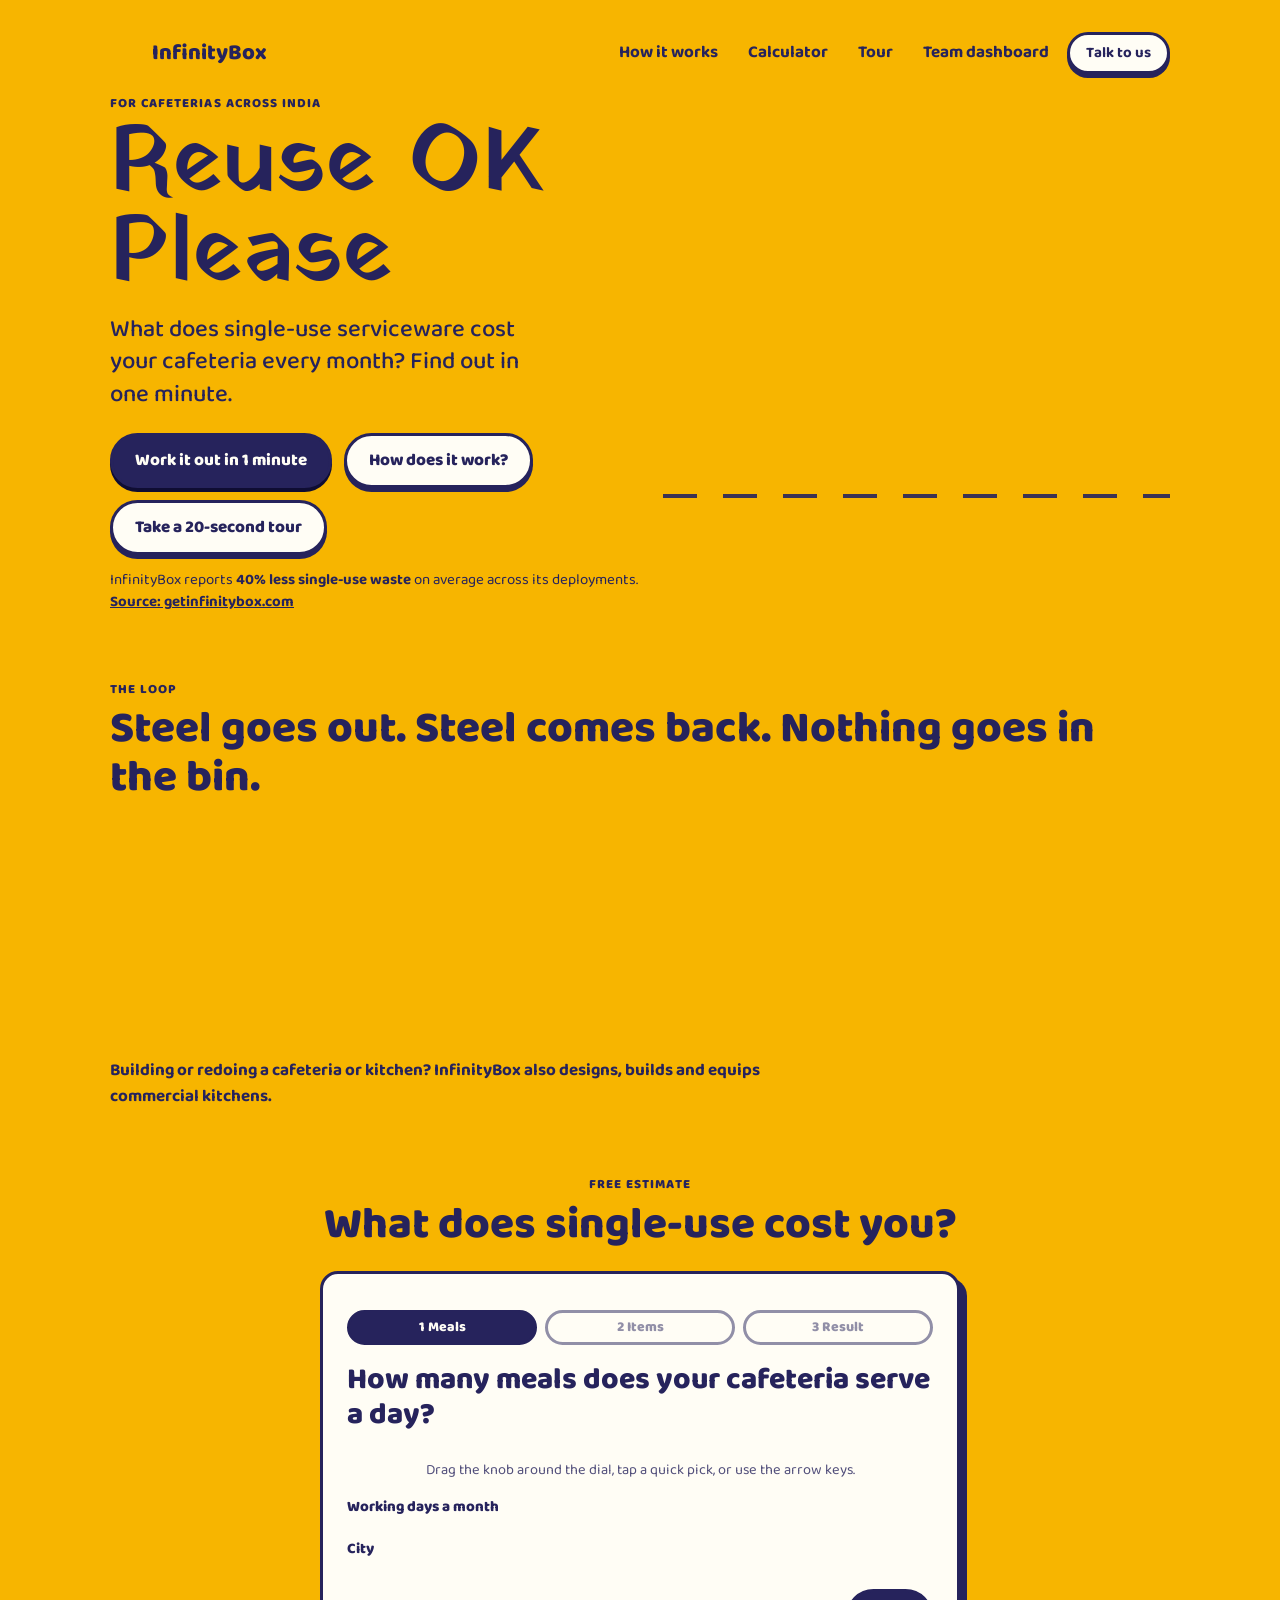
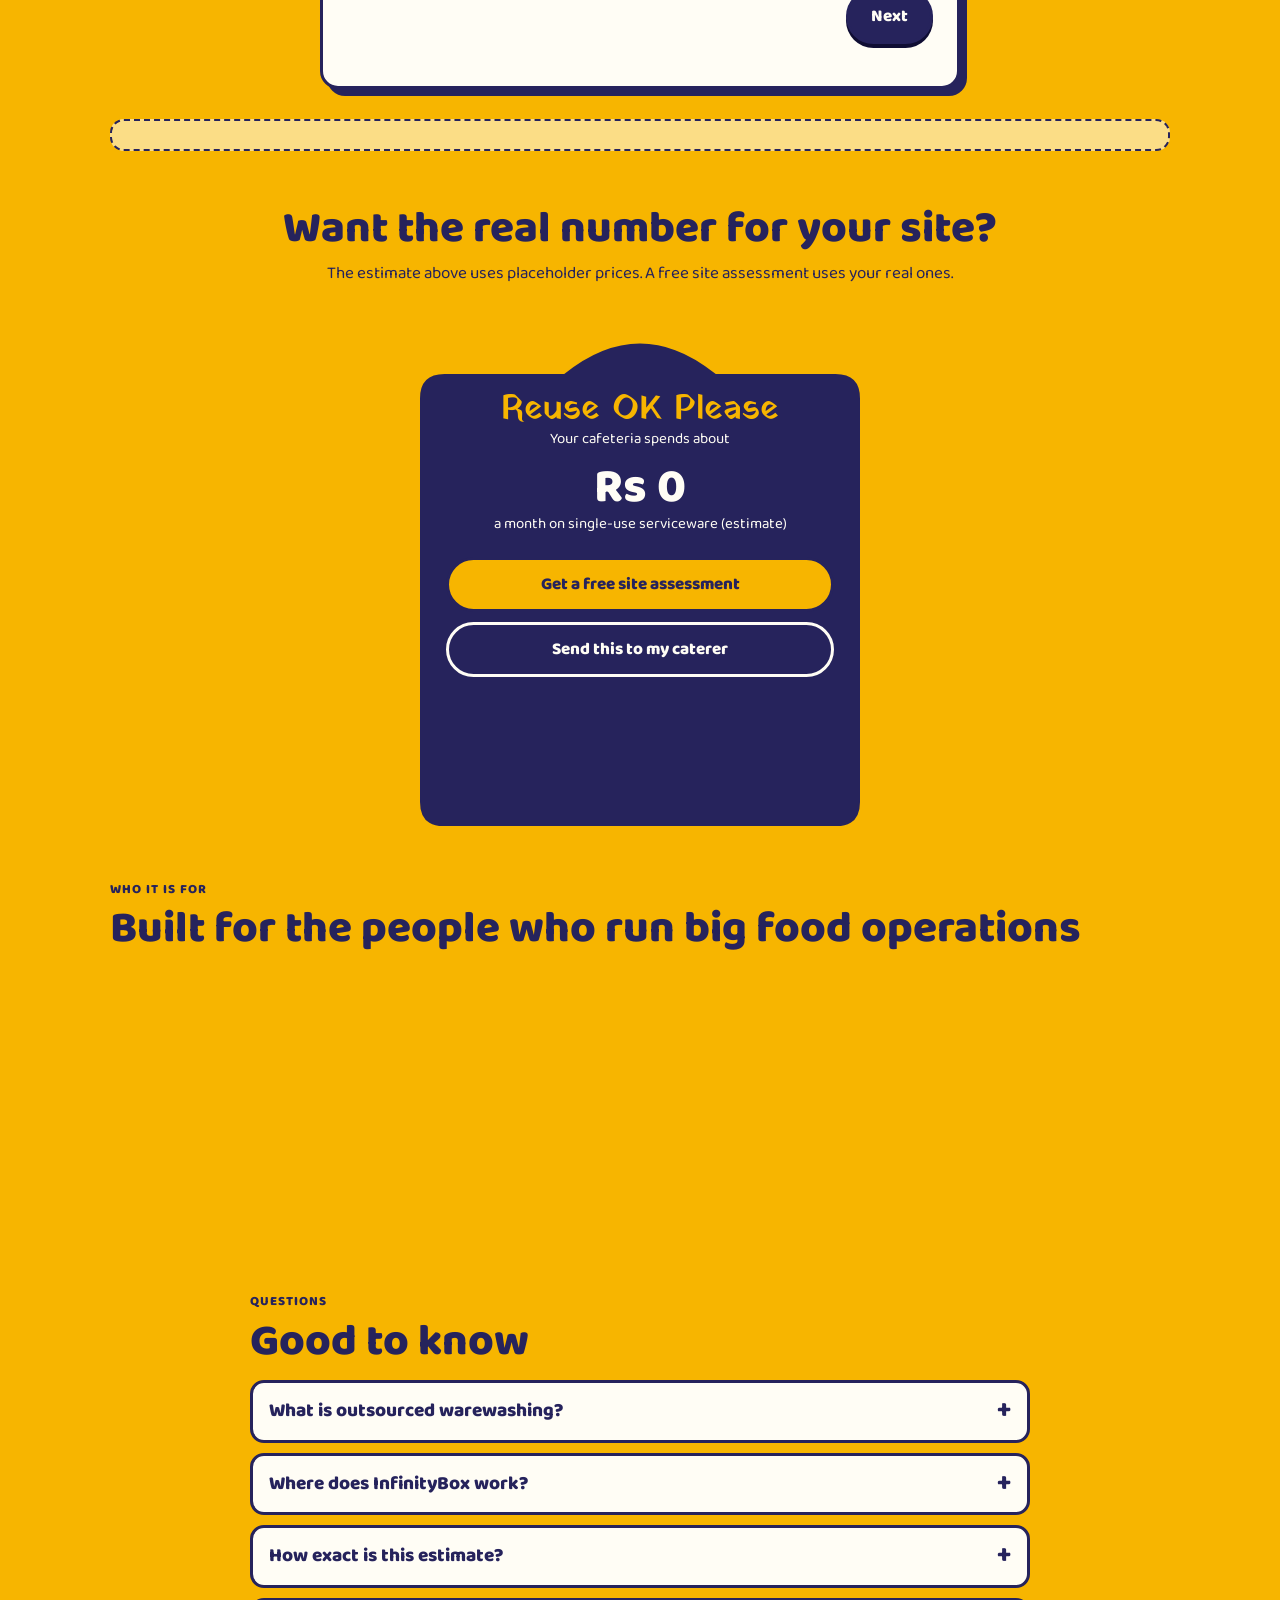
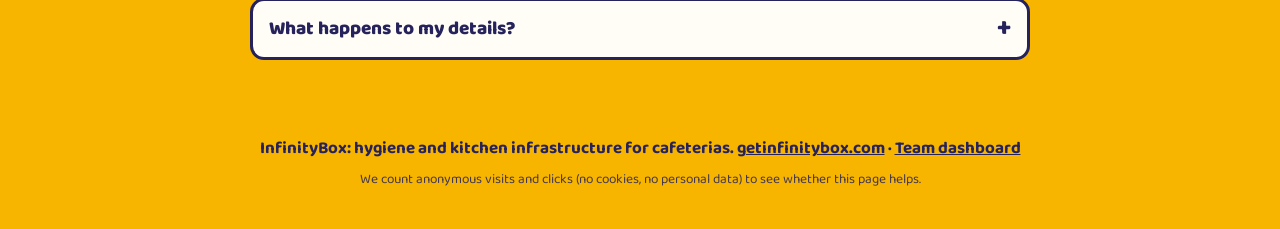
<file: inbound/page.src.html>
<!doctype html>
<html lang="en">
<head>
<meta charset="utf-8">
<meta name="viewport" content="width=device-width, initial-scale=1">
<title>Reuse OK Please: what does single-use cost your cafeteria? | InfinityBox</title>
<meta name="description" content="Work out what single-use plates, cups and boxes cost your cafeteria each month, in one minute. Free estimate from InfinityBox.">
<link rel="preconnect" href="https://fonts.googleapis.com"><link rel="preconnect" href="https://fonts.gstatic.com" crossorigin>
<link href="https://fonts.googleapis.com/css2?family=Baloo+2:wght@400;500;700;800&family=Yatra+One&display=swap" rel="stylesheet">
<style>
:root{--neel:#26235C;--haldi:#F7B500;--sindoor:#D63D27;--mor:#0B7A8A;--tota:#3FAE3A;--rani:#D7266F;--chalk:#FFFDF5;--steel:#C3CBD3;--steeld:#7F8C99;--steell:#E9EEF2;--kraft:#E9D3A8;
  --ease:cubic-bezier(.645,.045,.355,1);--r:18px;--line:3px}
*{box-sizing:border-box}
html{scroll-behavior:smooth}
body{margin:0;background:var(--haldi);color:var(--neel);font:400 17px/1.5 "Baloo 2",system-ui,sans-serif;overflow-x:hidden}
h1,h2,h3{margin:0}
.sign{font-family:"Yatra One","Baloo 2",serif;font-weight:400}
h2{font-weight:800;font-size:clamp(28px,4.2vw,44px);line-height:1.1}
p{margin:0 0 12px;max-width:68ch}
a{color:inherit}
:focus-visible{outline:3px solid var(--neel);outline-offset:3px;box-shadow:0 0 0 6px var(--haldi)}
.wrap{max-width:1100px;margin:0 auto;padding:0 20px}
.trim{display:block}
.bunting{height:20px}

/* top bar */
.top{display:flex;align-items:center;justify-content:space-between;gap:12px;padding:12px 20px;max-width:1100px;margin:0 auto}
.brand{font-weight:800;font-size:22px;text-decoration:none;display:flex;align-items:center;gap:8px}
.brand svg{width:34px;height:34px;animation:spin 14s linear infinite}
.top nav{display:flex;gap:6px;align-items:center}
.top nav a{text-decoration:none;font-weight:700;padding:6px 12px;border-radius:99px}
.top nav a:hover{background:var(--chalk)}
@media(max-width:640px){.top nav a:not(.btn){display:none}}

/* buttons */
.btn{display:inline-flex;align-items:center;justify-content:center;gap:8px;border:var(--line) solid var(--neel);border-radius:99px;padding:11px 22px;font:800 17px "Baloo 2",sans-serif;
  cursor:pointer;text-decoration:none;background:var(--chalk);color:var(--neel);box-shadow:0 4px 0 var(--neel);transition:transform .12s,box-shadow .12s}
.btn:hover{transform:translateY(-2px);box-shadow:0 6px 0 var(--neel)}
.btn:active{transform:translateY(3px);box-shadow:0 1px 0 var(--neel)}
.btn.primary{background:var(--neel);color:var(--chalk);box-shadow:0 4px 0 #0F0D33}
.btn.red{background:var(--sindoor);color:var(--chalk)}
.btn.small{padding:6px 16px;font-size:15px}
.btn[disabled]{opacity:.45;cursor:not-allowed;transform:none}

/* hero */
.hero{position:relative;padding:20px 0 0}
.hero .wrap{display:grid;grid-template-columns:1.05fr 1fr;gap:20px;align-items:center}
@media(max-width:860px){.hero .wrap{grid-template-columns:1fr}}
.hero h1{font-size:clamp(46px,8vw,92px);line-height:.98;margin:6px 0 14px}
.hero .lede{font-size:clamp(19px,2.3vw,24px);font-weight:500;line-height:1.35;max-width:30ch}
.hero .cta{display:flex;flex-wrap:wrap;gap:12px;margin:22px 0 14px}
.reports{font-size:15px}
.reports a{font-weight:700}
.stage{position:relative;padding:8px 0 0}
.road{height:16px;margin-top:-6px;background:repeating-linear-gradient(90deg,var(--neel) 0 34px,transparent 34px 60px);background-size:60px 4px;background-repeat:repeat-x;background-position:0 6px;animation:road 1s linear infinite;opacity:.9}
.float{position:absolute;width:64px;height:64px;animation:bob2 3.2s ease-in-out infinite alternate}
.float.a{left:-4px;top:6px}.float.b{right:8px;top:-6px;animation-delay:-1.2s;width:52px;height:52px}.float.c{right:34%;top:-20px;animation-delay:-2s;width:44px;height:44px}
.truck{width:100%;max-width:560px;display:block;margin:0 auto;overflow:visible}
.truck.in{animation:drive 1.3s var(--ease) both}
.truck .wheel{transform-box:view-box;animation:spin .7s linear infinite}
.truck.parked .wheel{animation:none}
.truck .body{animation:bob .45s ease-in-out infinite alternate}
.truck.parked .body{animation:none}
.truck.out{animation:out .9s var(--ease) both}
.truck .pic{opacity:0;transform:scale(0);transform-box:fill-box;transform-origin:center;transition:opacity .3s,transform .4s var(--ease)}
.truck .pic.on{opacity:1;transform:scale(1)}
@keyframes drive{from{transform:translateX(-120%)}to{transform:none}}
@keyframes out{to{transform:translateX(130%)}}
@keyframes spin{to{transform:rotate(360deg)}}
@keyframes bob{to{transform:translateY(-2px)}}
@keyframes bob2{to{transform:translateY(-12px) rotate(8deg)}}
@keyframes road{to{background-position:-60px 6px}}

/* cards */
.card{position:relative;background:var(--chalk);border:var(--line) solid var(--neel);border-radius:var(--r);box-shadow:7px 7px 0 var(--neel);overflow:hidden}
.card .in{padding:26px 24px 30px}
section{padding:54px 0 0}
.eyebrow{font-weight:800;letter-spacing:.08em;text-transform:uppercase;font-size:13px;margin-bottom:6px}

/* the loop */
.loop{display:grid;grid-template-columns:repeat(4,1fr);gap:16px;margin-top:22px}
@media(max-width:900px){.loop{grid-template-columns:repeat(2,1fr)}}@media(max-width:520px){.loop{grid-template-columns:1fr}}
.step{background:var(--chalk);border:var(--line) solid var(--neel);border-radius:var(--r);padding:16px 16px 18px;position:relative}
.step .n{position:absolute;top:-14px;left:14px;background:var(--sindoor);color:var(--chalk);border:var(--line) solid var(--neel);border-radius:99px;font-weight:800;width:34px;height:34px;display:grid;place-items:center}
.step svg{width:76px;height:76px;display:block;margin:6px 0 4px}
.step b{display:block;font-size:19px;line-height:1.2;margin-bottom:4px}
.step span{font-size:15.5px;line-height:1.4;display:block}
.note-line{margin-top:16px;font-weight:700}

/* calculator */
#calc .card{max-width:640px;margin:22px auto 0}
.pills{display:flex;gap:8px;margin-bottom:18px}
.pill{flex:1;text-align:center;border:var(--line) solid var(--neel);border-radius:99px;padding:4px 8px;font-weight:800;font-size:14px;background:var(--chalk);opacity:.5}
.pill.on{background:var(--neel);color:var(--chalk);opacity:1}.pill.done{background:var(--tota);opacity:1}
.q{font-weight:800;font-size:clamp(23px,3.4vw,30px);line-height:1.15;margin-bottom:14px}
.chips{display:flex;flex-wrap:wrap;gap:8px;margin-bottom:14px}
.chip{border:var(--line) solid var(--neel);border-radius:99px;padding:6px 16px;font:700 16px "Baloo 2",sans-serif;background:var(--chalk);cursor:pointer;color:var(--neel)}
.chip[aria-pressed="true"]{background:var(--haldi)}
input[type=range]{width:100%;accent-color:var(--sindoor);height:34px}
.big{display:flex;align-items:baseline;gap:8px;font-weight:800}
.big input{font:800 38px "Baloo 2";width:6.2ch;border:0;border-bottom:var(--line) solid var(--neel);background:transparent;color:var(--neel);padding:0}
.big span{font-size:18px}
label.f{display:block;font-weight:700;font-size:15px;margin-bottom:4px}
select,input[type=text],input[type=email],input[type=number]{width:100%;height:48px;border:2px solid var(--neel);border-radius:12px;padding:0 12px;font:500 17px "Baloo 2",sans-serif;background:var(--chalk);color:var(--neel)}
.nav{display:flex;justify-content:space-between;gap:12px;margin-top:22px;align-items:center}
.back{background:none;border:0;font:700 16px "Baloo 2";text-decoration:underline;cursor:pointer;color:var(--neel);padding:8px}

/* items */
.item{display:grid;grid-template-columns:64px 1fr auto;gap:12px;align-items:center;border:var(--line) solid var(--neel);border-radius:14px;padding:10px 12px;background:var(--chalk);transition:background .2s}
.item.has{background:#FFF3C4}
.item svg{width:60px;height:60px}
.item b{display:block;font-size:18px;line-height:1.15}
.item small{display:flex;align-items:center;gap:4px;font-size:14px}
.item small input{width:64px;height:30px;border-radius:8px;font-size:15px;padding:0 6px;text-align:center}
.permeal{margin-top:12px;font-weight:700}

/* result */
.toggle{display:inline-flex;border:var(--line) solid var(--neel);border-radius:99px;overflow:hidden;margin-bottom:8px}
.toggle button{border:0;background:var(--chalk);font:800 15px "Baloo 2";padding:5px 18px;cursor:pointer;color:var(--neel)}
.toggle button[aria-pressed="true"]{background:var(--neel);color:var(--chalk)}
.ring{width:min(100%,330px);margin:0 auto;display:block}
.ring circle.seg{transition:stroke-dasharray .7s var(--ease),opacity .25s}
.legend{display:grid;grid-template-columns:1fr 1fr;gap:8px;margin:10px 0 4px}
@media(max-width:420px){.legend{grid-template-columns:1fr}}
.legend button{display:flex;align-items:center;gap:8px;border:2px solid var(--neel);border-radius:12px;background:var(--chalk);padding:6px 10px;font:700 15px "Baloo 2";cursor:pointer;color:var(--neel);text-align:left}
.legend button[aria-pressed="true"]{background:var(--haldi)}
.legend i{width:16px;height:16px;border-radius:50%;border:2px solid var(--neel);flex:none}
.legend em{margin-left:auto;font-style:normal;font-weight:800}
.fact{font-weight:700;margin:12px 0 2px}
.fine{font-size:13.5px;line-height:1.4;opacity:.85}
.claims{display:flex;flex-wrap:wrap;gap:8px;margin:10px 0 4px}
.claims span{border:2px solid var(--neel);border-radius:99px;padding:2px 12px;font-weight:700;font-size:14.5px;background:#E4F5E3}

/* tailgate */
#talk .gate{max-width:440px;margin:26px auto 0;position:relative}
.gate svg.shape{display:block;width:100%;height:auto}
.gate .face{position:absolute;inset:0;padding:78px 26px 40px;color:var(--chalk);display:flex;flex-direction:column}
.gate .rosette{position:absolute;left:50%;top:6px;transform:translateX(-50%);width:54px;height:54px;animation:spin 18s linear infinite}
.gate h2{font-family:"Yatra One","Baloo 2",serif;font-weight:400;color:var(--haldi);font-size:34px;text-align:center}
.gate .amount{font:800 clamp(34px,9vw,48px) "Baloo 2";text-align:center;line-height:1.05;margin:4px 0 0}
.gate .sub{text-align:center;font-size:15px;margin-bottom:12px}
.gate .btn{width:100%;margin-top:10px;box-shadow:none}
.gate .btn.ghost{background:transparent;color:var(--chalk);border-color:var(--chalk)}
.gate .btn.gold{background:var(--haldi);color:var(--neel)}
.gate form{display:none;margin-top:12px}
.gate.open form{display:block}
.gate.open .asks{display:none}
/* open form: the painted shape has a fixed height, so drop it and let a plain navy card grow with the form */
.gate.open svg.shape{display:none}
.gate.open .face{position:relative;inset:auto;background:var(--neel);border-radius:28px;border-top:14px solid var(--sindoor);box-shadow:0 5px 0 #0F0D33}
.gate.open .rosette{top:-30px;z-index:3}
.gate.open .face{padding-top:44px}
.gate label.f{color:var(--chalk);margin-top:10px}
.gate select,.gate input{border-color:var(--chalk)}
.gate .consent{display:flex;gap:10px;align-items:flex-start;margin:14px 0 4px;font-size:14.5px}
.gate .consent input{width:22px;height:22px;flex:none;margin-top:2px;accent-color:var(--haldi)}
.err{background:var(--sindoor);color:var(--chalk);border-radius:10px;padding:6px 12px;margin-top:10px;font-weight:700;font-size:14.5px}
.hp{position:absolute;left:-9999px;opacity:0}
.thanks{display:none;text-align:center;padding-top:6px}
.gate.sent .thanks{display:block}.gate.sent .asks,.gate.sent form,.gate.sent .head{display:none}
.thanks .big{font:800 30px "Baloo 2";margin-bottom:6px;display:block}
.route{margin-top:12px;border:2px dashed var(--haldi);border-radius:12px;padding:8px 12px;font-size:15px}

/* audience + faq */
.three{display:grid;grid-template-columns:repeat(3,1fr);gap:16px;margin-top:22px}
@media(max-width:860px){.three{grid-template-columns:1fr}}
.aud{background:var(--chalk);border:var(--line) solid var(--neel);border-radius:var(--r);overflow:hidden}
.aud .in{padding:16px 18px 20px}.aud h3{font-weight:800;font-size:21px;margin-bottom:6px}
.aud ul{margin:6px 0 0;padding-left:18px}.aud li{margin:2px 0}
details.faq{background:var(--chalk);border:var(--line) solid var(--neel);border-radius:14px;margin:10px 0;padding:0 16px}
details.faq summary{cursor:pointer;font-weight:800;font-size:19px;padding:14px 0;list-style:none;display:flex;justify-content:space-between;gap:12px}
details.faq summary::after{content:"+";font-size:26px;line-height:1}
details.faq[open] summary::after{content:"\2212"}
details.faq p{padding-bottom:14px}
.assump{margin-top:30px;background:rgba(255,253,245,.55);border:2px dashed var(--neel);border-radius:14px;padding:14px 18px;font-size:14.5px}
footer{padding:36px 20px 40px;text-align:center;font-weight:700}
.reveal{opacity:0;transform:translateY(22px);transition:opacity .6s var(--ease),transform .6s var(--ease)}
.reveal.on{opacity:1;transform:none}

@media (prefers-reduced-motion:reduce){
  *,*::before,*::after{animation:none!important;transition:none!important;scroll-behavior:auto!important}
  .reveal{opacity:1;transform:none}.truck .pic{opacity:1;transform:none}
}

/* dials */
.pane.inR{animation:inR .42s var(--ease) both}.pane.inL{animation:inL .42s var(--ease) both}
.pane.outL{animation:outL .22s ease-in both}.pane.outR{animation:outR .22s ease-in both}
@keyframes inR{from{opacity:0;transform:translateX(36px)}to{opacity:1;transform:none}}
@keyframes inL{from{opacity:0;transform:translateX(-36px)}to{opacity:1;transform:none}}
@keyframes outL{to{opacity:0;transform:translateX(-36px)}}@keyframes outR{to{opacity:0;transform:translateX(36px)}}
.dialwrap{display:grid;place-items:center}
.dial{width:min(100%,320px);margin:0 auto;border-radius:50%;outline:none;touch-action:none;-webkit-tap-highlight-color:transparent}
.dial:focus-visible{box-shadow:0 0 0 4px var(--haldi),0 0 0 7px var(--neel)}
.dialsvg{width:100%;height:auto;display:block;cursor:grab;touch-action:none;user-select:none;-webkit-user-select:none}
.dial.drag .dialsvg{cursor:grabbing}
.dial .pulse{transform-box:fill-box;transform-origin:center;animation:pulse 2s infinite}
.dial.used .pulse,.dial.drag .pulse{animation:none;opacity:0}
.dial .chev{opacity:0;transition:opacity .2s}.dial.drag .chev{opacity:1}
.dial .knob{filter:drop-shadow(0 3px 0 rgba(38,35,92,.35))}
@keyframes pulse{0%{opacity:0;transform:scale(1)}25%{opacity:1}90%{opacity:0;transform:scale(1.5)}100%{opacity:0}}
.chips.center{justify-content:center}
.hint{text-align:center;font-size:14.5px;opacity:.8;margin:2px auto 14px}
.grp{margin-top:12px}.lab{font-weight:800;font-size:15px;margin-bottom:6px}
.chip{transition:transform .15s var(--ease),background .2s}.chip:active{transform:scale(.94)}
.chip[aria-pressed="true"]{box-shadow:0 3px 0 var(--neel);transform:translateY(-2px)}
.car{display:grid;grid-template-columns:44px 1fr 44px;align-items:center;gap:6px}
.viewport{overflow:hidden;border-radius:12px}
.track{display:flex;transition:transform .5s var(--ease);will-change:transform}
.slide{flex:0 0 100%;display:flex;flex-direction:column;align-items:center;padding:4px 0 2px}
.arrow{width:44px;height:44px;border-radius:50%;border:var(--line) solid var(--neel);background:var(--haldi);font:800 28px/1 "Baloo 2";cursor:pointer;color:var(--neel);box-shadow:0 3px 0 var(--neel);transition:transform .12s,opacity .2s}
.arrow:active{transform:translateY(2px);box-shadow:0 1px 0 var(--neel)}.arrow[disabled]{opacity:.3;cursor:default}
.dots{display:flex;gap:8px;justify-content:center;margin:6px 0}
.dots i{width:10px;height:10px;border-radius:50%;border:2px solid var(--neel);background:var(--chalk);transition:background .25s,transform .25s}
.dots i.on{background:var(--neel);transform:scale(1.25)}
.pricebtn{margin-top:6px;background:none;border:2px dashed var(--neel);border-radius:99px;padding:3px 14px;font:700 14.5px "Baloo 2";cursor:pointer;color:var(--neel)}
.pricebtn input{width:62px;height:28px;border-radius:8px;font-size:15px;padding:0 6px;text-align:center;margin:0 4px}
.minis{display:flex;flex-wrap:wrap;gap:8px;justify-content:center;margin:6px 0}
.mini{display:flex;align-items:center;gap:4px;border:2px solid var(--neel);border-radius:99px;padding:2px 12px 2px 6px;font:800 16px "Baloo 2";background:var(--chalk);cursor:pointer;color:var(--neel);transition:background .25s,transform .2s}
.mini svg{width:26px;height:26px}.mini.has{background:#FFF3C4}.mini[aria-current="true"]{transform:translateY(-2px);box-shadow:0 3px 0 var(--neel)}
.permeal{text-align:center}
/* guided tour */
.tour-hl{position:absolute;z-index:80;border-radius:20px;box-shadow:0 0 0 9999px rgba(38,35,92,.35),0 0 0 4px var(--haldi);pointer-events:none;transition:all .35s var(--ease)}
.tour-card{position:fixed;z-index:81;width:min(340px,calc(100vw - 32px));background:var(--chalk);border:var(--line) solid var(--neel);border-radius:var(--r);padding:16px 18px 14px;box-shadow:0 6px 0 var(--neel);animation:pop .3s var(--ease) both}
@keyframes pop{from{opacity:0;translate:0 8px}to{opacity:1;translate:0 0}}
.tour-card h3{font-size:21px;margin:0 0 4px}.tour-card p{font-size:16px;margin:0 0 10px}
.tour-card .dots{display:flex;gap:6px;margin-bottom:10px}.tour-card .dots i{width:9px;height:9px;border-radius:50%;background:var(--steel)}.tour-card .dots i.on{background:var(--sindoor);width:22px;border-radius:9px}
.tour-card .row{display:flex;align-items:center;justify-content:space-between;gap:8px}
.tour-card .skip{background:none;border:0;font:700 15px "Baloo 2";color:var(--steeld);cursor:pointer;text-decoration:underline}
.tour-bubble{position:fixed;right:16px;bottom:16px;z-index:60;max-width:270px;background:var(--chalk);border:var(--line) solid var(--neel);border-radius:var(--r);padding:12px 14px;box-shadow:0 5px 0 var(--neel);animation:pop .4s var(--ease) both}
.tour-bubble p{font-size:15.5px;margin:0 0 8px}.tour-bubble .row{display:flex;gap:8px;align-items:center}
</style>
</head>
<body>
<!--SPRITE-->
<svg class="trim bunting" width="100%" height="20" aria-hidden="true"><rect width="100%" height="20" fill="url(#p-bunting)"/></svg>

<header class="top">
  <a class="brand" href="#top"><svg viewBox="0 0 100 100" aria-hidden="true"><use href="#m-rosette"/></svg>InfinityBox</a>
  <nav><a href="#how">How it works</a><a href="#calc">Calculator</a><a href="#" data-tour>Tour</a><a href="dashboard/" id="dashLink">Team dashboard</a><a class="btn small" href="#talk">Talk to us</a></nav>
</header>

<main id="top">
<section class="hero" style="padding-top:8px">
  <div class="wrap">
    <div>
      <div class="eyebrow">For cafeterias across India</div>
      <h1 class="sign">Reuse OK Please</h1>
      <p class="lede">What does single-use serviceware cost your cafeteria every month? Find out in one minute.</p>
      <div class="cta"><a class="btn primary" href="#calc" id="start">Work it out in 1 minute</a><a class="btn" href="#how">How does it work?</a><a class="btn" href="#" data-tour>Take a 20-second tour</a></div>
      <p class="reports">InfinityBox reports <b>40% less single-use waste</b> on average across its deployments. <a href="https://getinfinitybox.com" target="_blank" rel="noopener">Source: getinfinitybox.com</a></p>
    </div>
    <div class="stage" aria-hidden="true">
      <svg class="float a" viewBox="0 0 100 100"><use href="#i-steel-thali"/></svg>
      <svg class="float b" viewBox="0 0 100 100"><use href="#i-steel-katori"/></svg>
      <svg class="float c" viewBox="0 0 100 100"><use href="#i-steel-tumbler"/></svg>
      <svg class="truck in" id="heroTruck" viewBox="0 0 320 170"></svg>
      <div class="road"></div>
    </div>
  </div>
</section>

<section id="how">
  <div class="wrap">
    <div class="eyebrow">The loop</div>
    <h2>Steel goes out. Steel comes back. Nothing goes in the bin.</h2>
    <div class="loop">
      <div class="step reveal"><span class="n">1</span><svg viewBox="0 0 100 100"><use href="#i-steel-thali"/></svg><b>Clean steel arrives</b><span>Thalis, katoris and tumblers replace paper plates, plastic cups and boxes.</span></div>
      <div class="step reveal"><span class="n">2</span><svg viewBox="0 0 100 100"><use href="#i-crate"/></svg><b>Used ware is collected</b><span>After service, crates of used crockery and containers are picked up.</span></div>
      <div class="step reveal"><span class="n">3</span><svg viewBox="0 0 100 100"><use href="#i-steel-katori"/></svg><b>Washed properly</b><span>At a central facility, or by a team running dishwashing on your premises.</span></div>
      <div class="step reveal"><span class="n">4</span><svg viewBox="0 0 100 100"><use href="#i-steel-tumbler"/></svg><b>Back again, clean</b><span>Returned ready for the next meal. The loop repeats every day.</span></div>
    </div>
    <p class="note-line">Building or redoing a cafeteria or kitchen? InfinityBox also designs, builds and equips commercial kitchens.</p>
  </div>
</section>

<section id="calc">
  <div class="wrap">
    <div class="eyebrow" style="text-align:center">Free estimate</div>
    <h2 style="text-align:center">What does single-use cost you?</h2>
    <div class="card">
      <svg class="trim" width="100%" height="10" aria-hidden="true"><rect width="100%" height="10" fill="url(#p-jhalar)"/></svg>
      <div class="in">
        <div class="pills" aria-hidden="true"><div class="pill on" data-p="1">1 Meals</div><div class="pill" data-p="2">2 Items</div><div class="pill" data-p="3">3 Result</div></div>

        <div class="pane" data-step="1">
          <div class="q">How many meals does your cafeteria serve a day?</div>
          <div class="dialwrap" id="mealsDial"></div>
          <div class="chips center" id="mealChips" role="group" aria-label="Quick picks"></div>
          <p class="hint">Drag the knob around the dial, tap a quick pick, or use the arrow keys.</p>
          <div class="grp"><div class="lab">Working days a month</div><div class="chips" id="dayChips" role="group" aria-label="Working days a month"></div></div>
          <div class="grp"><div class="lab">City</div><div class="chips" id="cityChips" role="group" aria-label="City"></div></div>
          <div class="nav"><span></span><button class="btn primary" id="to2">Next</button></div>
        </div>

        <div class="pane" data-step="2" hidden>
          <div class="q">What single-use items go out with each meal?</div>
          <div class="car">
            <button class="arrow" id="prevI" aria-label="Previous item">&#8249;</button>
            <div class="viewport"><div class="track" id="track"></div></div>
            <button class="arrow" id="nextI" aria-label="Next item">&#8250;</button>
          </div>
          <div class="dots" id="dots" aria-hidden="true"></div>
          <p class="hint">Turn the dial for how many go out with each meal.</p>
          <div class="minis" id="minis"></div>
          <div class="permeal" id="perMeal" aria-live="polite"></div>
          <div class="nav"><button class="back" id="back1">Back</button><button class="btn red" id="to3" disabled>See my result</button></div>
        </div>

        <div class="pane" data-step="3" hidden>
          <div class="toggle" role="group" aria-label="Show by"><button id="mUnits" aria-pressed="true">Items</button><button id="mRs" aria-pressed="false">Rupees</button></div>
          <svg class="ring" id="ring" viewBox="0 0 320 320" role="img" aria-label="Share of each single-use item"></svg>
          <div class="legend" id="legend"></div>
          <svg class="truck" id="resTruck" viewBox="0 0 320 170" aria-hidden="true" style="max-width:360px;margin-top:6px"></svg>
          <p class="fact" id="binFact"></p>
          <div class="claims" aria-label="InfinityBox reported averages"><span>30% less water</span><span>25% less electricity</span><span>40% less single-use waste</span></div>
          <p class="fine">InfinityBox reports these as averages across its deployments, not a promise for your site. <a href="https://getinfinitybox.com" target="_blank" rel="noopener">getinfinitybox.com</a></p>
          <div class="nav"><button class="back" id="back2">Back</button><a class="btn primary" href="#talk" id="toTalk">Talk to InfinityBox</a></div>
        </div>
      </div>
      <svg class="trim" width="100%" height="12" aria-hidden="true"><rect width="100%" height="12" fill="url(#p-chevron)"/></svg>
    </div>
    <div class="assump" id="assump"></div>
  </div>
</section>

<section id="talk">
  <div class="wrap">
    <h2 style="text-align:center">Want the real number for your site?</h2>
    <p style="text-align:center;margin:8px auto 0">The estimate above uses placeholder prices. A free site assessment uses your real ones.</p>
    <div class="gate" id="gate">
      <svg class="shape" viewBox="0 0 360 420" preserveAspectRatio="none" aria-hidden="true"><path d="M0 70Q0 50 20 50H118Q180 0 242 50H340Q360 50 360 70V400Q360 420 340 420H20Q0 420 0 400Z" fill="#26235C"/><rect x="0" y="60" width="360" height="10" fill="url(#p-jhalar)"/><rect x="0" y="404" width="360" height="12" fill="url(#p-chevron)"/></svg>
      <svg class="rosette" viewBox="0 0 100 100" aria-hidden="true"><use href="#m-rosette"/></svg>
      <div class="face">
        <div class="head">
          <h2>Reuse OK Please</h2>
          <div class="sub" id="gateLead">Your cafeteria spends about</div>
          <div class="amount" id="gateAmt">Rs 0</div>
          <div class="sub">a month on single-use serviceware (estimate)</div>
        </div>
        <div class="asks">
          <button class="btn gold" id="openForm">Get a free site assessment</button>
          <a class="btn ghost" id="mailCaterer" href="#">Send this to my caterer</a>
        </div>
        <form id="lead" novalidate>
          <div class="hp"><label>Website <input type="text" name="website" tabindex="-1" autocomplete="off"></label></div>
          <label class="f" for="fName">Your name</label><input id="fName" type="text" autocomplete="name" required>
          <label class="f" for="fEmail">Work email</label><input id="fEmail" type="email" autocomplete="email" required>
          <label class="f" for="fCompany">Company</label><input id="fCompany" type="text" autocomplete="organization" required>
          <label class="f" for="fRole">Your role</label><input id="fRole" type="text" placeholder="e.g. Head of Admin">
          <label class="f" for="fCity">City</label><select id="fCity"></select>
          <label class="f" for="fSeg">I am...</label>
          <select id="fSeg"><option value="corporate">A company with a cafeteria</option><option value="caterer">A caterer or food-service operator</option>
            <option value="fitout">Building or redoing an office or kitchen</option><option value="institution">A hospital, college or campus</option></select>
          <label class="consent"><input type="checkbox" id="fConsent"><span>InfinityBox may contact me about this estimate.</span></label>
          <div id="formErr" class="err" hidden></div>
          <button class="btn gold" type="submit" id="send">Send</button>
        </form>
        <div class="thanks"><span class="big sign" style="color:var(--haldi)">Sent.</span><p id="promise" style="margin:0 auto"></p><div class="route" id="route"></div></div>
      </div>
    </div>
  </div>
</section>

<section>
  <div class="wrap">
    <div class="eyebrow">Who it is for</div>
    <h2>Built for the people who run big food operations</h2>
    <div class="three">
      <div class="aud reveal"><svg class="trim" width="100%" height="10" aria-hidden="true"><rect width="100%" height="10" fill="url(#p-jhalar)"/></svg><div class="in"><h3>Corporate campuses</h3><p>Tech, banking, consulting and GCC cafeterias.</p><ul><li>Hygiene and reliability</li><li>Cost</li><li>ESG targets</li><li>Removing single-use plastic</li></ul></div></div>
      <div class="aud reveal"><svg class="trim" width="100%" height="10" aria-hidden="true"><rect width="100%" height="10" fill="url(#p-jhalar)"/></svg><div class="in"><h3>Caterers and food-service operators</h3><p>Running those cafeterias for their clients.</p><ul><li>Cost per meal</li><li>Labour and space</li><li>Service levels</li></ul></div></div>
      <div class="aud reveal"><svg class="trim" width="100%" height="10" aria-hidden="true"><rect width="100%" height="10" fill="url(#p-jhalar)"/></svg><div class="in"><h3>New offices and kitchens</h3><p>Building or redoing an office or a kitchen.</p><ul><li>One vendor from design to handover</li><li>Timelines</li><li>Quality</li></ul></div></div>
    </div>
  </div>
</section>

<section>
  <div class="wrap" style="max-width:820px">
    <div class="eyebrow">Questions</div>
    <h2 style="margin-bottom:14px">Good to know</h2>
    <details class="faq"><summary>What is outsourced warewashing?</summary><p>Instead of buying disposables or washing in your own kitchen, used crockery is collected, washed by a specialist and returned. InfinityBox does this at central facilities, or runs dishwashing inside your premises.</p></details>
    <details class="faq"><summary>Where does InfinityBox work?</summary><p>Mumbai, Chennai, Bangalore, NCR, Pune and Hyderabad.</p></details>
    <details class="faq"><summary>How exact is this estimate?</summary><p>It is a quick estimate from your answers and placeholder prices that you can edit. A free site assessment gives a real figure.</p></details>
    <details class="faq"><summary>What happens to my details?</summary><p>They are used only to reply about your enquiry. We do not ask for more than the form shows.</p></details>
  </div>
</section>
</main>

<footer>
  <svg class="trim" width="100%" height="12" aria-hidden="true" style="margin-bottom:18px"><rect width="100%" height="12" fill="url(#p-chevron)"/></svg>
  InfinityBox: hygiene and kitchen infrastructure for cafeterias. <a href="https://getinfinitybox.com" target="_blank" rel="noopener">getinfinitybox.com</a> &middot; <a href="dashboard/" id="dashLink2">Team dashboard</a>
  <div class="fine" style="margin-top:8px;font-weight:400">We count anonymous visits and clicks (no cookies, no personal data) to see whether this page helps.</div>
</footer>

<script src="calc.js"></script>
<script>
/* ===== settings you can change ===== */
var IB = {
  APPS_SCRIPT_URL: "",            // paste the deployed Google Apps Script web app URL to send leads to a Google Sheet
  promise: "Someone from InfinityBox will reply within 1 working day.",
  cities: ["Bengaluru", "Hyderabad", "Pune", "NCR", "Mumbai", "Chennai", "Other"],
  dayOptions: [20, 22, 24, 26, 30],
  quick: [250, 500, 1000, 2500, 5000]
};
var $ = function (s, r) { return (r || document).querySelector(s); };
var C = window.IBCalc, reduce = matchMedia('(prefers-reduced-motion: reduce)').matches;
var S = { meals: 1000, days: 22, city: "Bengaluru", counts: { plate: 1, cup: 1, cut: 1, box: 0 }, costs: {}, mode: 'units', active: null, step: 1 };
var qs = new URLSearchParams(location.search);

/* ---------- anonymous funnel events: no cookies, no personal data, skipped if Do Not Track is on ---------- */
var SID = (function () { try { var k = sessionStorage.getItem('ib_sid'); if (!k) { k = Math.random().toString(36).slice(2, 10) + Date.now().toString(36); sessionStorage.setItem('ib_sid', k); } return k; } catch (e) { return Math.random().toString(36).slice(2, 10); } })();
var sentEv = {};
function track(name) {
  if (!name || sentEv[name] || navigator.doNotTrack === '1') return;
  sentEv[name] = 1;
  var url = IB.APPS_SCRIPT_URL || (/^(localhost|127\.0\.0\.1)$/.test(location.hostname) ? '/api/event' : '');
  if (!url) return;
  var body = JSON.stringify({ type: 'event', event: name, sid: SID, ts: new Date().toISOString(), path: location.pathname, ref: document.referrer ? new URL(document.referrer).hostname : '',
    utm_source: qs.get('utm_source') || '', utm_medium: qs.get('utm_medium') || '', utm_campaign: qs.get('utm_campaign') || '' });
  try { if (!(navigator.sendBeacon && !IB.APPS_SCRIPT_URL && navigator.sendBeacon(url, new Blob([body], { type: 'text/plain' })))) fetch(url, { method: 'POST', mode: IB.APPS_SCRIPT_URL ? 'no-cors' : 'same-origin', headers: { 'Content-Type': 'text/plain' }, body: body, keepalive: true }); } catch (e) {}
}
track('view');
$('#calc .card').addEventListener('pointerdown', function () { track('calc_start'); }, { once: true });
$('#start').addEventListener('click', function () { track('calc_start'); });

/* ---------- truck (built from the sprite so the wheels can turn) ---------- */
function buildTruck(svg, withPics) {
  svg.innerHTML = '<g class="body">' + $('#truck').innerHTML + '</g>';
  [66, 236, 278].forEach(function (cx) {
    var g = document.createElementNS('http://www.w3.org/2000/svg', 'g');
    g.setAttribute('class', 'wheel'); g.style.transformOrigin = cx + 'px 142px';
    [].slice.call(svg.querySelectorAll('circle,ellipse')).filter(function (e) { return +e.getAttribute('cx') === cx && (+e.getAttribute('cy') === 142 || +e.getAttribute('cy') === 132.4); })
      .forEach(function (e) { g.appendChild(e); });
    svg.querySelector('.body').appendChild(g);
  });
  if (withPics) [120, 180, 240].forEach(function (x, i) {
    var u = document.createElementNS('http://www.w3.org/2000/svg', 'use'); u.setAttribute('class', 'pic'); u.setAttribute('id', 'pic' + i);
    u.setAttribute('x', x + 7); u.setAttribute('y', 63); u.setAttribute('width', 36); u.setAttribute('height', 36); svg.querySelector('.body').appendChild(u);
  });
}
buildTruck($('#heroTruck'), false);
setTimeout(function () { $('#heroTruck').classList.add('parked'); }, reduce ? 0 : 1500);
buildTruck($('#resTruck'), true);

/* ---------- smooth motion helpers ---------- */
var SVGNS = 'http://www.w3.org/2000/svg', CIRC = 2 * Math.PI * 130, SWEEP = 300;
function el(tag, attrs, parent) { var e = document.createElementNS(SVGNS, tag); for (var k in attrs) e.setAttribute(k, attrs[k]); if (parent) parent.appendChild(e); return e; }
function easeOut(t) { return 1 - Math.pow(1 - t, 3); }
function tween(from, to, ms, step, done) {
  if (reduce || from === to) { step(to); if (done) done(); return { stop: function () {} }; }
  var t0 = performance.now(), id = 0, dead = false;
  (function f(t) { if (dead) return; var p = Math.min(1, (t - t0) / ms); step(from + (to - from) * easeOut(p)); if (p < 1) id = requestAnimationFrame(f); else if (done) done(); })(t0);
  return { stop: function () { dead = true; cancelAnimationFrame(id); } };
}
function buzz() { if (navigator.vibrate) try { navigator.vibrate(6); } catch (e) {} }

/* ---------- the radial dial (SVG 320 x 320, 0 at 12 o'clock, clockwise, 300 degree sweep) ----------
   o: {color, icon, caption, sub(v), labels:[{angle,text}], toValue(angle), toAngle(v), value, big, fmt(v), knobText(v), step(v,dir), min, max, label, onChange(v)} */
function Dial(o) {
  var root = document.createElement('div'); root.className = 'dial'; root.tabIndex = 0; root.setAttribute('role', 'slider');
  root.setAttribute('aria-label', o.label); root.setAttribute('aria-valuemin', o.min); root.setAttribute('aria-valuemax', o.max);
  var svg = el('svg', { viewBox: '0 0 320 320', 'class': 'dialsvg' }); root.appendChild(svg);
  el('circle', { cx: 160, cy: 160, r: 150, fill: '#FFFDF5', stroke: '#26235C', 'stroke-width': 3 }, svg);
  el('circle', { cx: 160, cy: 160, r: 130, fill: 'none', stroke: '#F7B500', 'stroke-width': 40, opacity: .35 }, svg);
  var arc = el('circle', { cx: 160, cy: 160, r: 130, fill: 'none', stroke: o.color, 'stroke-width': 40, 'stroke-linecap': 'round', transform: 'rotate(-90 160 160)' }, svg);
  var labs = o.labels.map(function (L) {
    var a = L.angle * Math.PI / 180, t = el('text', { x: 160 + 130 * Math.sin(a), y: 160 - 130 * Math.cos(a) + 5, 'text-anchor': 'middle', 'font-family': 'Baloo 2,Arial', 'font-weight': 700, 'font-size': L.text.length > 3 ? 13 : 15, fill: '#26235C', style: 'pointer-events:none' }, svg);
    t.textContent = L.text; return { a: L.angle, t: t };
  });
  el('circle', { cx: 160, cy: 160, r: 104, fill: '#26235C', opacity: .12 }, svg);
  el('circle', { cx: 160, cy: 160, r: 100, fill: '#C3CBD3', stroke: '#7F8C99', 'stroke-width': 2 }, svg);
  el('circle', { cx: 160, cy: 160, r: 86, fill: '#E9EEF2' }, svg);
  var font = { 'text-anchor': 'middle', 'font-family': 'Baloo 2,Arial', fill: '#26235C', style: 'pointer-events:none' };
  var bigT = null, capT, subT;
  if (o.big) {
    bigT = el('text', Object.assign({ x: 160, y: 168, 'font-weight': 800, 'font-size': 42 }, font), svg);
    capT = el('text', Object.assign({ x: 160, y: 192, 'font-size': 14, 'font-weight': 700 }, font), svg); capT.textContent = o.caption;
    subT = null;
  } else {
    el('use', { href: '#' + o.icon, x: 120, y: 94, width: 80, height: 80, style: 'pointer-events:none' }, svg);
    capT = el('text', Object.assign({ x: 160, y: 196, 'font-size': 15, 'font-weight': 700 }, font), svg); capT.textContent = o.caption;
    subT = el('text', Object.assign({ x: 160, y: 214, 'font-size': 13 }, font), svg);
  }
  var pulse = el('circle', { r: 26, fill: 'none', stroke: o.color, 'stroke-width': 3, 'class': 'pulse' }, svg);
  var chevL = el('circle', { r: 9, fill: '#FFFDF5', stroke: '#26235C', 'stroke-width': 1.5, 'class': 'chev' }, svg), chevR = el('circle', { r: 9, fill: '#FFFDF5', stroke: '#26235C', 'stroke-width': 1.5, 'class': 'chev' }, svg);
  var knob = el('g', { 'class': 'knob', style: 'pointer-events:none' }, svg);
  var kc = el('circle', { r: 26, fill: '#FFFDF5', stroke: o.color, 'stroke-width': 6 }, knob);
  var kt = el('text', { 'text-anchor': 'middle', 'font-family': 'Baloo 2,Arial', 'font-weight': 800, 'font-size': 20, fill: '#26235C' }, knob);
  var angle = o.toAngle(o.value), value = o.value, anim = null, dragging = false;

  function pos(a, r) { var t = a * Math.PI / 180; return [160 + r * Math.sin(t), 160 - r * Math.cos(t)]; }
  function draw(a) {
    arc.setAttribute('stroke-dasharray', (a / 360 * CIRC) + ' ' + CIRC);
    var k = pos(a, 130); kc.setAttribute('cx', k[0]); kc.setAttribute('cy', k[1]); kt.setAttribute('x', k[0]); kt.setAttribute('y', k[1] + 7);
    pulse.setAttribute('cx', k[0]); pulse.setAttribute('cy', k[1]);
    var l = pos(a - 24, 130), r = pos(a + 24, 130); chevL.setAttribute('cx', l[0]); chevL.setAttribute('cy', l[1]); chevR.setAttribute('cx', r[0]); chevR.setAttribute('cy', r[1]);
    labs.forEach(function (L) { L.t.setAttribute('fill', L.a <= a - 4 ? '#FFFDF5' : '#26235C'); });
  }
  function text(v) {
    kt.textContent = o.knobText(v);
    if (bigT) bigT.textContent = o.fmt(v); else subT.textContent = o.sub(v);
    root.setAttribute('aria-valuenow', v); root.setAttribute('aria-valuetext', o.fmt(v) + ' ' + o.caption);
    labs.forEach(function (L) { /* keep label colours in sync */ });
  }
  function commit(v) { if (v !== value) { value = v; text(v); buzz(); if (o.onChange) o.onChange(v); } }
  function glide(v) {
    if (anim) anim.stop();
    var to = o.toAngle(v); anim = tween(angle, to, 380, function (a) { angle = a; draw(a); });
  }
  function set(v, animate) { v = Math.min(o.max, Math.max(o.min, v)); if (animate === false) { if (anim) anim.stop(); angle = o.toAngle(v); draw(angle); value = v; text(v); } else { glide(v); commit(v); } }
  function move(e) {
    var r = svg.getBoundingClientRect(), x = (e.clientX - r.left) / r.width * 320 - 160, y = (e.clientY - r.top) / r.height * 320 - 160;
    var a = Math.atan2(x, -y) * 180 / Math.PI; if (a < 0) a += 360;
    if (a > SWEEP) a = angle > SWEEP / 2 ? SWEEP : 0;          // the seam: never wrap from the top of the range to the bottom
    angle = a; draw(a); commit(o.toValue(a));
  }
  svg.addEventListener('pointerdown', function (e) {
    var r = svg.getBoundingClientRect(), dx = (e.clientX - r.left) / r.width * 320 - 160, dy = (e.clientY - r.top) / r.height * 320 - 160, d = Math.sqrt(dx * dx + dy * dy);
    if (d < 62) return;                                          // the steel hub is not a handle
    if (anim) anim.stop(); dragging = true; root.classList.add('drag', 'used'); try { svg.setPointerCapture(e.pointerId); } catch (_) {} root.focus({ preventScroll: true }); move(e); e.preventDefault();
  });
  svg.addEventListener('pointermove', function (e) { if (dragging) move(e); });
  function end() { if (!dragging) return; dragging = false; root.classList.remove('drag'); glide(value); }
  svg.addEventListener('pointerup', end); svg.addEventListener('pointercancel', end);
  root.addEventListener('keydown', function (e) {
    var k = e.key, v = value;
    if (k === 'ArrowRight' || k === 'ArrowUp') v = o.step(value, 1); else if (k === 'ArrowLeft' || k === 'ArrowDown') v = o.step(value, -1);
    else if (k === 'Home') v = o.min; else if (k === 'End') v = o.max; else return;
    e.preventDefault(); root.classList.add('used'); set(v);
  });
  draw(angle); text(value);
  return { root: root, set: set, get: function () { return value; } };
}

/* ---------- step 1: meals dial (log scale: 100 to 20,000) ---------- */
function niceMeals(raw) { var v = raw < 1000 ? Math.round(raw / 50) * 50 : raw < 5000 ? Math.round(raw / 100) * 100 : Math.round(raw / 500) * 500; return Math.min(20000, Math.max(100, v)); }
var mealAngle = function (v) { return SWEEP * Math.log(v / 100) / Math.log(200); };
var short = function (v) { return v >= 1000 ? (v / 1000).toFixed(v % 1000 ? 1 : 0).replace('.0', '') + 'K' : String(v); };
if (qs.get('m')) S.meals = niceMeals(+qs.get('m') || 1000);
var mealsDial = Dial({
  color: '#D63D27', big: true, caption: 'meals a day', label: 'Meals served per day', min: 100, max: 20000, value: S.meals,
  labels: [100, 250, 500, 1000, 2500, 5000, 10000, 20000].map(function (v) { return { angle: mealAngle(v), text: short(v) }; }),
  toValue: function (a) { return niceMeals(100 * Math.pow(200, a / SWEEP)); }, toAngle: function (v) { return mealAngle(Math.min(20000, Math.max(100, v))); },
  fmt: C.nf, knobText: short, step: function (v, d) { var st = v < 1000 || (v === 1000 && d < 0) ? 50 : v < 5000 || (v === 5000 && d < 0) ? 100 : 500; return niceMeals(v + d * st); },
  onChange: function (v) { S.meals = v; chipsOn(); }
});
$('#mealsDial').append(mealsDial.root);
function chipsOn() { [].forEach.call($('#mealChips').children, function (b) { b.setAttribute('aria-pressed', +b.dataset.v === S.meals); }); }
IB.quick.forEach(function (n) { var b = document.createElement('button'); b.className = 'chip'; b.dataset.v = n; b.textContent = C.nf(n); b.onclick = function () { mealsDial.root.classList.add('used'); mealsDial.set(n); }; $('#mealChips').append(b); });
chipsOn();
function chipGroup(box, values, get, set, label) {
  values.forEach(function (v) { var b = document.createElement('button'); b.className = 'chip'; b.textContent = label ? label(v) : v; b.dataset.v = v;
    b.onclick = function () { set(v); sync(); }; box.append(b); });
  function sync() { [].forEach.call(box.children, function (b) { b.setAttribute('aria-pressed', b.dataset.v == get()); }); }
  sync(); return sync;
}
chipGroup($('#dayChips'), IB.dayOptions, function () { return S.days; }, function (v) { S.days = +v; });
var syncCity = chipGroup($('#cityChips'), IB.cities, function () { return S.city; }, function (v) { S.city = v; $('#fCity').value = v; });
IB.cities.forEach(function (c) { $('#fCity').append(new Option(c, c)); });
if (qs.get('city') && IB.cities.indexOf(qs.get('city')) > -1) { S.city = qs.get('city'); syncCity(); }
$('#fCity').value = S.city;

/* ---------- step 2: one dial per item in a carousel ---------- */
var itemDials = [], cur = 0;
function totalPerMeal() { return C.ITEMS.reduce(function (a, i) { return a + (S.counts[i.id] || 0); }, 0); }
function perMeal() {
  var n = totalPerMeal();
  $('#perMeal').innerHTML = n ? 'That is <b>' + n + '</b> single-use item' + (n > 1 ? 's' : '') + ' with every meal.' : 'Turn a dial up to at least 1 to continue.';
  $('#to3').disabled = !n;
  [].forEach.call($('#minis').children, function (m, i) { var it = C.ITEMS[i]; m.classList.toggle('has', S.counts[it.id] > 0); m.querySelector('b').textContent = S.counts[it.id] || 0; });
}
function showItem(i) {
  cur = Math.max(0, Math.min(C.ITEMS.length - 1, i));
  $('#track').style.transform = 'translateX(-' + cur * 100 + '%)';
  [].forEach.call($('#dots').children, function (d, k) { d.classList.toggle('on', k === cur); });
  [].forEach.call($('#minis').children, function (m, k) { m.setAttribute('aria-current', k === cur); });
  $('#prevI').disabled = cur === 0; $('#nextI').disabled = cur === C.ITEMS.length - 1;
}
C.ITEMS.forEach(function (it, i) {
  var slide = document.createElement('div'); slide.className = 'slide'; slide.setAttribute('aria-hidden', 'false');
  var d = Dial({
    color: it.color, icon: it.icon, caption: it.name, label: it.name + ' per meal', min: 0, max: 5, value: S.counts[it.id] || 0,
    sub: function (v) { return v + ' per meal'; }, fmt: String, knobText: String, step: function (v, dir) { return Math.max(0, Math.min(5, v + dir)); },
    labels: [0, 1, 2, 3, 4, 5].map(function (v) { return { angle: v * 60, text: String(v) }; }),
    toValue: function (a) { return Math.max(0, Math.min(5, Math.round(a / 60))); }, toAngle: function (v) { return v * 60; },
    onChange: function (v) { S.counts[it.id] = v; perMeal(); }
  });
  itemDials.push(d); slide.append(d.root);
  var pb = document.createElement('button'); pb.className = 'pricebtn'; pb.type = 'button';
  var showPrice = function () { pb.textContent = 'Rs ' + (S.costs[it.id] != null && S.costs[it.id] !== '' ? S.costs[it.id] : it.costRs) + ' each · change'; };
  showPrice();
  pb.onclick = function () {
    pb.innerHTML = 'Rs <input type="number" min="0" step="0.5" aria-label="Price of one ' + it.name.toLowerCase() + ' in rupees"> each';
    var inp = pb.querySelector('input'); inp.value = S.costs[it.id] != null && S.costs[it.id] !== '' ? S.costs[it.id] : it.costRs; inp.focus(); inp.select();
    inp.oninput = function () { S.costs[it.id] = inp.value; }; inp.onclick = function (e) { e.stopPropagation(); }; inp.onblur = showPrice; inp.onkeydown = function (e) { if (e.key === 'Enter') inp.blur(); };
  };
  slide.append(pb); $('#track').append(slide);
  var dot = document.createElement('i'); $('#dots').append(dot);
  var mini = document.createElement('button'); mini.type = 'button'; mini.className = 'mini'; mini.setAttribute('aria-label', 'Go to ' + it.name);
  mini.innerHTML = '<svg viewBox="0 0 100 100" aria-hidden="true"><use href="#' + it.icon + '"/></svg><b>' + (S.counts[it.id] || 0) + '</b>'; mini.onclick = function () { showItem(i); }; $('#minis').append(mini);
});
$('#prevI').onclick = function () { showItem(cur - 1); }; $('#nextI').onclick = function () { showItem(cur + 1); };
showItem(0); perMeal();
if (qs.get('c')) $('#fCompany').value = qs.get('c');
if (qs.get('s')) $('#fSeg').value = qs.get('s');

/* ---------- step 3: result ---------- */
var R = null;
var ringBuilt = false, segEls = {}, lastCenter = 0, tw = null;
function ring() {
  var sh = C.shares(R, S.mode), svg = $('#ring');
  if (!ringBuilt) {
    svg.innerHTML = '<circle cx="160" cy="160" r="150" fill="#FFFDF5" stroke="#26235C" stroke-width="3"/>';
    sh.forEach(function (s) { var c = el('circle', { 'class': 'seg', cx: 160, cy: 160, r: 130, fill: 'none', stroke: s.color, 'stroke-width': 40 }, svg); c.style.strokeDasharray = '0 ' + CIRC; segEls[s.id] = c; });
    svg.insertAdjacentHTML('beforeend', '<circle cx="160" cy="160" r="100" fill="#FFFDF5" stroke="#26235C" stroke-width="2"/><text id="cNum" x="160" y="158" text-anchor="middle" font-family="Baloo 2,Arial" font-weight="800" font-size="40" fill="#26235C"></text>' +
      '<text id="cLab" x="160" y="184" text-anchor="middle" font-family="Baloo 2,Arial" font-size="14" fill="#26235C"></text>');
    ringBuilt = true;
  }
  var gap = (4 / 360) * CIRC, start = 0;
  sh.forEach(function (s) {
    var len = Math.max(0, s.frac * CIRC - (s.frac > 0 ? gap : 0)), c = segEls[s.id], rot = -90 + start * 360 + (s.frac > 0 ? 2 : 0);
    c.setAttribute('transform', 'rotate(' + rot + ' 160 160)'); c.style.opacity = S.active && S.active !== s.id ? .3 : 1;
    requestAnimationFrame(function () { c.style.strokeDasharray = len + ' ' + (CIRC - len); });   // the CSS transition draws the segment in
    start += s.frac;
  });
  var part = S.active && R.parts.filter(function (p) { return p.id === S.active; })[0];
  var val = part ? (S.mode === 'rs' ? part.rs : part.units) : (S.mode === 'rs' ? R.rs : R.units), fmt = S.mode === 'rs' ? C.inr : C.nf;
  if (tw) tw.stop(); var from = lastCenter; tw = tween(from, val, 700, function (v) { $('#cNum').textContent = fmt(v); }); lastCenter = val;
  $('#cLab').textContent = (part ? part.name.toLowerCase() + ' ' : 'single-use ') + (S.mode === 'rs' ? 'a month' : 'items a month');
  $('#legend').innerHTML = '';
  R.parts.forEach(function (p) {
    if (!p.units) return;
    var b = document.createElement('button'); b.setAttribute('aria-pressed', S.active === p.id);
    b.innerHTML = '<i style="background:' + p.color + '"></i>' + p.name + '<em>' + (S.mode === 'rs' ? C.inr(p.rs) : C.nf(p.units)) + '</em>';
    b.onclick = function () { S.active = S.active === p.id ? null : p.id; ring(); };
    $('#legend').append(b);
  });
}
function result() {
  R = C.compute({ meals: S.meals, days: S.days, counts: S.counts, costs: S.costs });
  S.active = null; ring();
  var top = R.parts.filter(function (p) { return p.units; }).sort(function (a, b) { return b.units - a.units; }).slice(0, 3);
  [0, 1, 2].forEach(function (i) { var u = $('#pic' + i); u.classList.remove('on'); if (top[i]) { u.setAttribute('href', '#' + top[i].icon); setTimeout(function () { u.classList.add('on'); }, reduce ? 0 : 400 + i * 150); } });
  $('#binFact').textContent = 'That is about ' + C.nf(Math.max(1, R.bins)) + ' full ' + C.BIN_LITRES + ' litre bins of waste a month.*';
  $('#gateAmt').textContent = C.inr(R.rs);
  $('#mailCaterer').href = 'mailto:?subject=' + encodeURIComponent('Single-use serviceware at our cafeteria: about ' + C.inr(R.rs) + ' a month') +
    '&body=' + encodeURIComponent('A quick estimate for our cafeteria: ' + C.nf(S.meals) + ' meals a day, ' + S.days + ' days a month, about ' + C.nf(R.units) + ' single-use items and ' + C.inr(R.rs) +
      ' a month (placeholder prices).\n\nWorth a look: InfinityBox washes and returns steel serviceware for cafeterias.\nhttps://getinfinitybox.com');
  document.dispatchEvent(new CustomEvent('ib:result', { detail: { meals: S.meals, days: S.days, units: R.units, rs: R.rs } }));
}
$('#mUnits').onclick = function () { S.mode = 'units'; $('#mUnits').setAttribute('aria-pressed', true); $('#mRs').setAttribute('aria-pressed', false); ring(); };
$('#mRs').onclick = function () { S.mode = 'rs'; $('#mRs').setAttribute('aria-pressed', true); $('#mUnits').setAttribute('aria-pressed', false); ring(); };

/* ---------- wizard ---------- */
function go(n) {
  if (n === S.step) return;
  var from = document.querySelector('[data-step="' + S.step + '"]'), to = document.querySelector('[data-step="' + n + '"]'), dir = n > S.step ? 1 : -1;
  S.step = n;
  [].forEach.call(document.querySelectorAll('.pill'), function (p) { var k = +p.dataset.p; p.className = 'pill' + (k === n ? ' on' : k < n ? ' done' : ''); });
  track(n === 2 ? 'items' : n === 3 ? 'result' : '');
  var show = function () { to.hidden = false; to.className = 'pane ' + (dir > 0 ? 'inR' : 'inL'); if (n === 3) { lastCenter = 0; result(); } };
  if (reduce) { from.hidden = true; show(); } else { from.className = 'pane ' + (dir > 0 ? 'outL' : 'outR'); setTimeout(function () { from.hidden = true; from.className = 'pane'; show(); }, 210); }
  $('#calc .card').scrollIntoView({ behavior: reduce ? 'auto' : 'smooth', block: 'start' });
}
$('#to2').onclick = function () { go(2); }; $('#back1').onclick = function () { go(1); };
$('#to3').onclick = function () { go(3); }; $('#back2').onclick = function () { go(2); };
$('#assump').innerHTML = '<b>Our assumptions (estimates):</b> placeholder prices of Rs ' + C.ITEMS.map(function (i) { return i.costRs + ' per ' + i.name.toLowerCase().replace(/s$/, ''); }).join(', ') +
  ' (you can edit them in step 2). *Bins assume about ' + C.ITEMS.map(function (i) { return i.litres + ' L per ' + i.name.toLowerCase().replace(/s$/, ''); }).join(', ') + ' and 120 L bins. The reported 30%, 25% and 40% figures are InfinityBox averages, not calculated here.';

/* ---------- lead capture ---------- */
var shownAt = Date.now();
$('#openForm').onclick = function () { track('form_open'); $('#gate').classList.add('open'); shownAt = Date.now(); $('#fName').focus(); };
$('#promise').textContent = IB.promise;
function endpoint() { return IB.APPS_SCRIPT_URL || (/^(localhost|127\.0\.0\.1)$/.test(location.hostname) ? '/api/lead' : ''); }
$('#lead').addEventListener('submit', function (ev) {
  ev.preventDefault();
  var err = $('#formErr'), v = function (id) { return $(id).value.trim(); };
  var bad = !v('#fName') ? 'Please add your name.' : !/^[^@\s]+@[^@\s]+\.[^@\s]+$/.test(v('#fEmail')) ? 'Please add a valid work email.' : !v('#fCompany') ? 'Please add your company.' :
    !$('#fConsent').checked ? 'Please tick the box so we can reply.' : (Date.now() - shownAt < 3000 ? 'One moment, then press Send again.' : '');
  if (bad) { err.textContent = bad; err.hidden = false; return; }
  err.hidden = true;
  if (!R) R = C.compute({ meals: S.meals, days: S.days, counts: S.counts, costs: S.costs });
  var payload = {
    company: v('#fCompany'), role: v('#fRole'), city: $('#fCity').value, segment: $('#fSeg').value, contact: v('#fEmail'), seats: 0, meals: S.meals, setup: 'single-use',
    website: $('#lead [name=website]').value,
    inputs: { name: v('#fName'), days: S.days, items: S.counts, totalItems: Math.round(R.units), totalRs: Math.round(R.rs), estimate: true, variant: 'truck-v1', ref: document.referrer,
      utm: { source: qs.get('utm_source') || '', medium: qs.get('utm_medium') || '', campaign: qs.get('utm_campaign') || '' } }
  };
  var queue = C.queueFor(payload.segment), done = function (stored) {
    var team = { warewashing: 'our warewashing team', 'kitchen design': 'our kitchen design team', partner: 'our partnerships team' }[queue];
    $('#route').textContent = stored ? 'Your enquiry went to ' + team + '.' : 'Preview mode: nothing was stored. It would go to ' + team + '.';
    $('#gate').classList.add('sent'); $('#gate').classList.remove('open');
    if (!reduce) { $('#resTruck').classList.add('out'); }
    track('lead'); document.dispatchEvent(new CustomEvent('ib:lead', { detail: payload }));
  };
  var url = endpoint();
  if (!url) return done(false);
  fetch(url, { method: 'POST', mode: IB.APPS_SCRIPT_URL ? 'no-cors' : 'same-origin', headers: { 'Content-Type': 'text/plain' }, body: JSON.stringify(payload) })
    .then(function (r) { done(IB.APPS_SCRIPT_URL ? true : r.ok); }).catch(function () { done(false); });
});

/* ---------- scroll reveal ---------- */
var io = 'IntersectionObserver' in window ? new IntersectionObserver(function (es) { es.forEach(function (e) { if (e.isIntersecting) { e.target.classList.add('on'); io.unobserve(e.target); } }); }, { threshold: .15 }) : null;
[].forEach.call(document.querySelectorAll('.reveal'), function (el, i) { el.style.transitionDelay = (i % 4) * 90 + 'ms'; io ? io.observe(el) : el.classList.add('on'); });
/* the team dashboard: its own page on Pages (dashboard/), the desk itself when running locally */
if (/^(localhost|127\.0\.0\.1)$/.test(location.hostname)) { $('#dashLink').setAttribute('href', '/'); $('#dashLink2').setAttribute('href', '/'); }

/* ---------- guided tour (a short walkthrough built into the page) ---------- */
(function () {
  var STEPS = [
    { sel: '.hero h1', t: 'Welcome', d: 'This page works out what single-use plates, cups and boxes cost your cafeteria each month. It takes about a minute and needs no sign-up.' },
    { sel: '#how .loop', t: 'What InfinityBox does', d: 'Steel ware goes out, is collected after service, washed at a central facility or on your premises, and comes back clean. That loop replaces the paper, plastic and foil.' },
    { sel: '.pills', t: 'Three short steps', d: 'Meals, then items, then your result. You can go back at any point without losing what you entered.' },
    { sel: '#mealsDial', t: 'Turn the dial', d: 'Drag the knob around the dial, tap a quick pick below it, or use the arrow keys. Then press Next.' },
    { sel: '#talk', t: 'Want the real number?', d: 'The estimate uses placeholder prices. If you would like it with your own, leave your details here and the right team will contact you. Nothing is sent until you press the button.' }
  ];
  var i = 0, hl, card, bubble, lastFocus;
  function seen(set) { try { if (set) localStorage.setItem('ib_tour', '1'); else return localStorage.getItem('ib_tour'); } catch (e) {} }
  function end() { document.removeEventListener('keydown', key); window.removeEventListener('resize', place); window.removeEventListener('scroll', place); [hl, card].forEach(function (e) { e && e.remove(); }); hl = card = null; seen(true); if (lastFocus && lastFocus.focus) lastFocus.focus(); }
  function key(e) { if (e.key === 'Escape') end(); else if (e.key === 'ArrowRight') go(1); else if (e.key === 'ArrowLeft') go(-1); }
  function go(d) { i += d; if (i < 0) i = 0; if (i >= STEPS.length) return end(); draw(); }
  function draw() {
    var s = STEPS[i], el = document.querySelector(s.sel);
    if (!card) { hl = document.createElement('div'); hl.className = 'tour-hl'; card = document.createElement('div'); card.className = 'tour-card'; card.setAttribute('role', 'dialog'); card.setAttribute('aria-label', 'Page tour'); document.body.append(hl, card); document.addEventListener('keydown', key); window.addEventListener('resize', place); }
    card.innerHTML = '<div class="dots">' + STEPS.map(function (_, k) { return '<i class="' + (k === i ? 'on' : '') + '"></i>'; }).join('') + '</div><h3></h3><p></p><div class="row"><button class="skip" type="button">Skip tour</button><span><button class="btn small" type="button" id="tBack"' + (i ? '' : ' hidden') + '>Back</button> <button class="btn small primary" type="button" id="tNext">' + (i === STEPS.length - 1 ? 'Done' : 'Next') + '</button></span></div>';
    card.querySelector('h3').textContent = s.t; card.querySelector('p').textContent = s.d;
    card.querySelector('.skip').onclick = end; card.querySelector('#tNext').onclick = function () { go(1); }; card.querySelector('#tBack').onclick = function () { go(-1); };
    if (el) el.scrollIntoView({ behavior: reduce ? 'auto' : 'smooth', block: 'center' });
    setTimeout(place, reduce ? 0 : 600); place(); window.addEventListener('scroll', place, { passive: true }); card.querySelector('#tNext').focus({ preventScroll: true });
  }
  function place() {
    if (!card) return;
    var el = document.querySelector(STEPS[i].sel); if (!el) return;
    var r = el.getBoundingClientRect(), sx = window.scrollX, sy = window.scrollY, pad = 10;
    hl.style.cssText = 'left:' + (r.left + sx - pad) + 'px;top:' + (r.top + sy - pad) + 'px;width:' + (r.width + pad * 2) + 'px;height:' + (r.height + pad * 2) + 'px';
    var ch = card.offsetHeight, room = 16;   // card is fixed to the viewport: below the target if it fits, else above, else pinned to the bottom
    var left = Math.max(16, Math.min(r.left, innerWidth - Math.min(340, innerWidth - 32) - 16)), top;
    if (r.bottom + room + ch < innerHeight) top = r.bottom + room; else if (r.top - room - ch > 0) top = r.top - room - ch; else top = innerHeight - ch - room;
    card.className = 'tour-card'; card.style.left = left + 'px'; card.style.top = Math.max(8, top) + 'px';
  }
  function start() { if (bubble) { bubble.remove(); bubble = null; } lastFocus = document.activeElement; i = 0; draw(); }
  [].forEach.call(document.querySelectorAll('[data-tour]'), function (b) { b.addEventListener('click', function (e) { e.preventDefault(); start(); }); });
  if (!seen() && !qs.get('utm_campaign')) {   // offer once, quietly; never for visitors who arrived from an outreach link
    setTimeout(function () {
      if (card || seen()) return;
      bubble = document.createElement('div'); bubble.className = 'tour-bubble';
      bubble.innerHTML = '<p><b>New here?</b> Take a 20-second tour of how this page works.</p><div class="row"><button class="btn small primary" type="button">Show me</button><button class="skip" type="button" style="background:none;border:0;font:700 15px Baloo 2;color:#7F8C99;cursor:pointer;text-decoration:underline">No thanks</button></div>';
      bubble.querySelector('.btn').onclick = start; bubble.querySelector('.skip').onclick = function () { bubble.remove(); bubble = null; seen(true); };
      document.body.append(bubble);
    }, 2500);
  }
})();
</script>
</body>
</html>
</file>
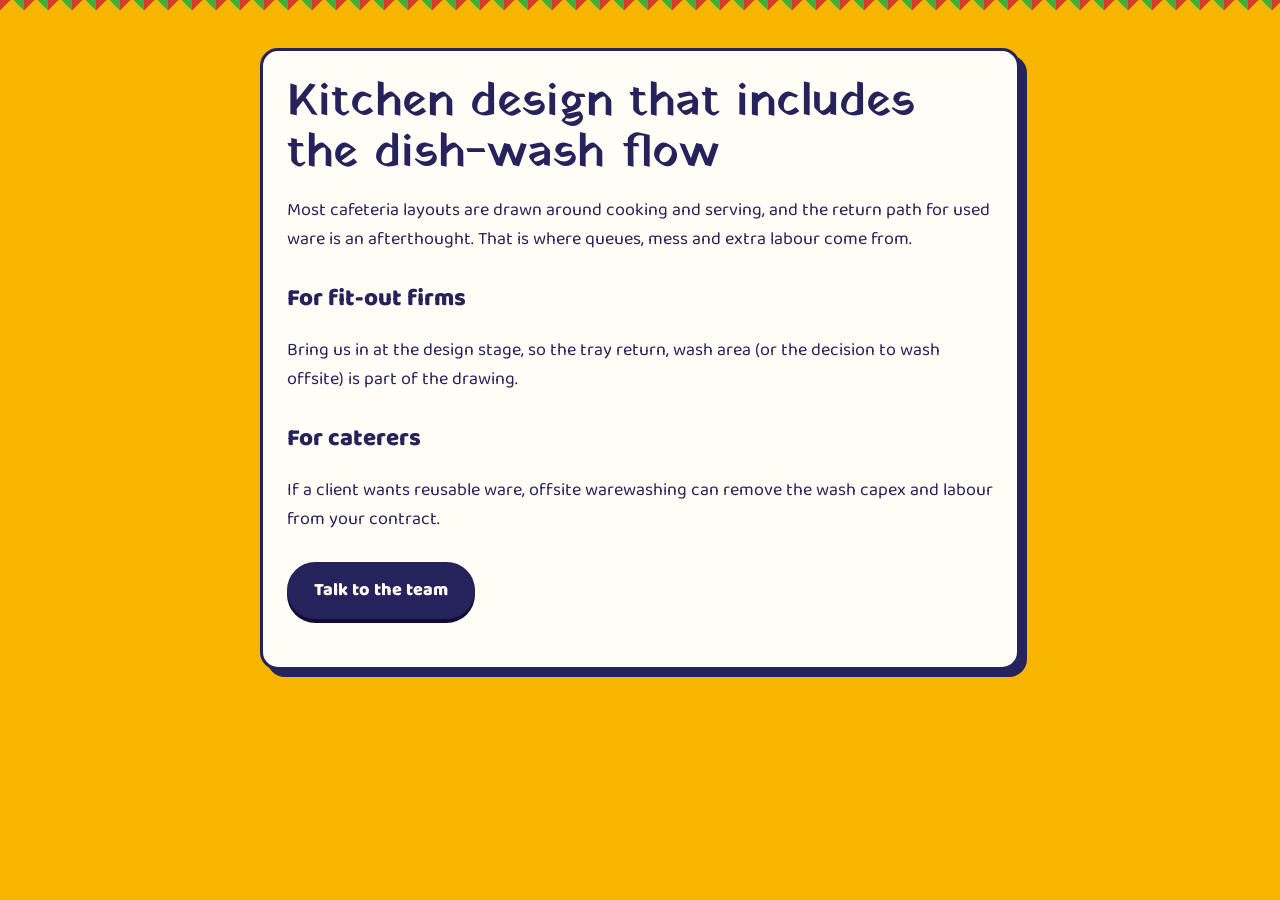
<file: inbound/seo/kitchen-design-for-caterers-and-fitouts.html>
<!doctype html>
<html lang="en"><head><meta charset="utf-8"><meta name="viewport" content="width=device-width, initial-scale=1">
<title>Commercial kitchen design for caterers and fit-out firms | InfinityBox</title>
<meta name="description" content="Kitchen and warewashing layout for caterers and interior fit-out firms working on cafeterias.">
<link rel="stylesheet" href="style.css"></head><body><main>
<h1>Kitchen design that includes the dish-wash flow</h1>
<p>Most cafeteria layouts are drawn around cooking and serving, and the return path for used ware is an afterthought. That is where queues, mess and extra labour come from.</p>
<h2>For fit-out firms</h2>
<p>Bring us in at the design stage, so the tray return, wash area (or the decision to wash offsite) is part of the drawing.</p>
<h2>For caterers</h2>
<p>If a client wants reusable ware, offsite warewashing can remove the wash capex and labour from your contract.</p>
<p><a class="cta" href="../index.html">Talk to the team</a></p>
</main></body></html>
</file>
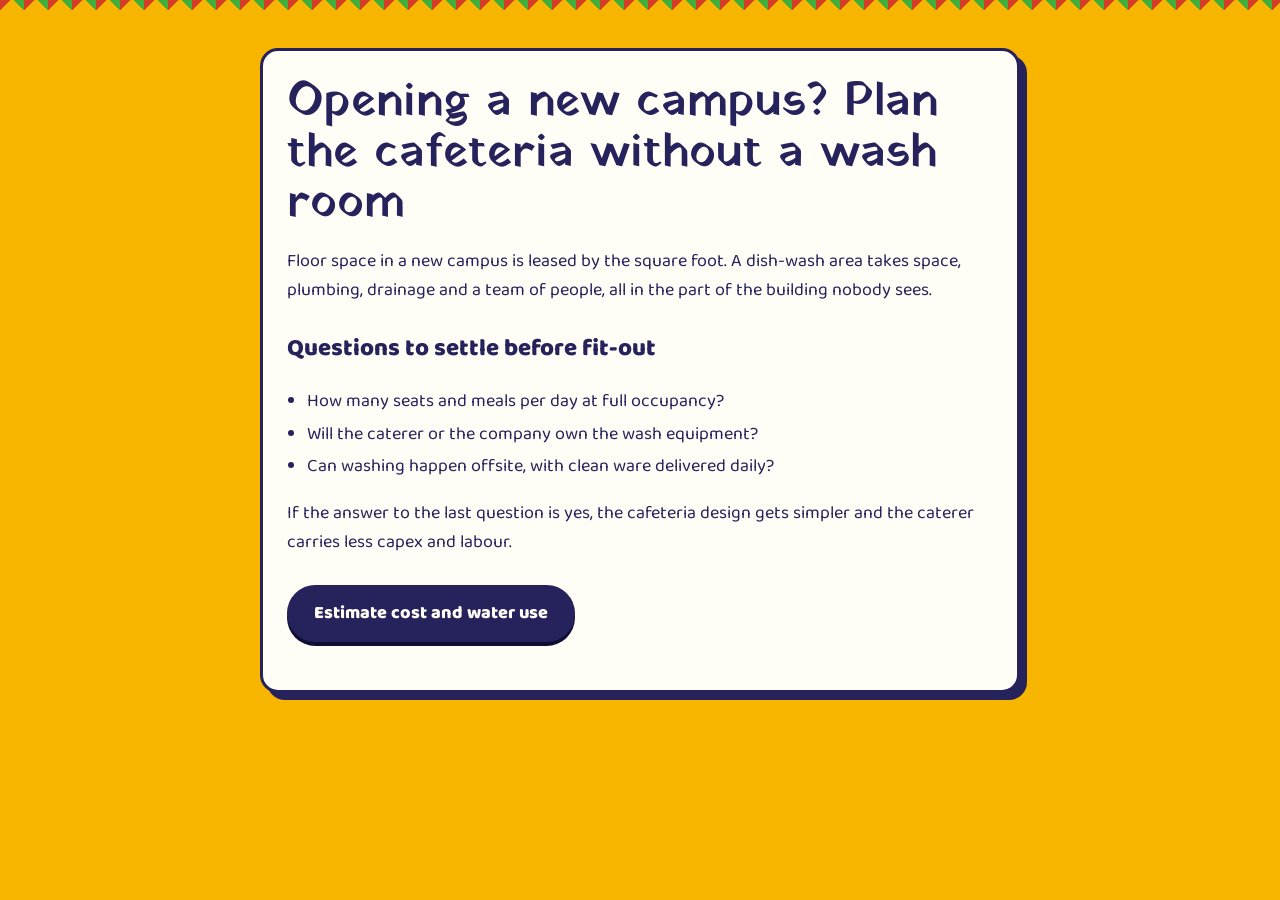
<file: inbound/seo/new-campus-cafeteria-without-wash-room.html>
<!doctype html>
<html lang="en"><head><meta charset="utf-8"><meta name="viewport" content="width=device-width, initial-scale=1">
<title>New campus cafeteria without a wash room | InfinityBox</title>
<meta name="description" content="Planning a new office campus cafeteria? Why offsite warewashing can free up floor space and capex.">
<link rel="stylesheet" href="style.css"></head><body><main>
<h1>Opening a new campus? Plan the cafeteria without a wash room</h1>
<p>Floor space in a new campus is leased by the square foot. A dish-wash area takes space, plumbing, drainage and a team of people, all in the part of the building nobody sees.</p>
<h2>Questions to settle before fit-out</h2>
<ul><li>How many seats and meals per day at full occupancy?</li>
<li>Will the caterer or the company own the wash equipment?</li>
<li>Can washing happen offsite, with clean ware delivered daily?</li></ul>
<p>If the answer to the last question is yes, the cafeteria design gets simpler and the caterer carries less capex and labour.</p>
<p><a class="cta" href="../index.html">Estimate cost and water use</a></p>
</main></body></html>
</file>
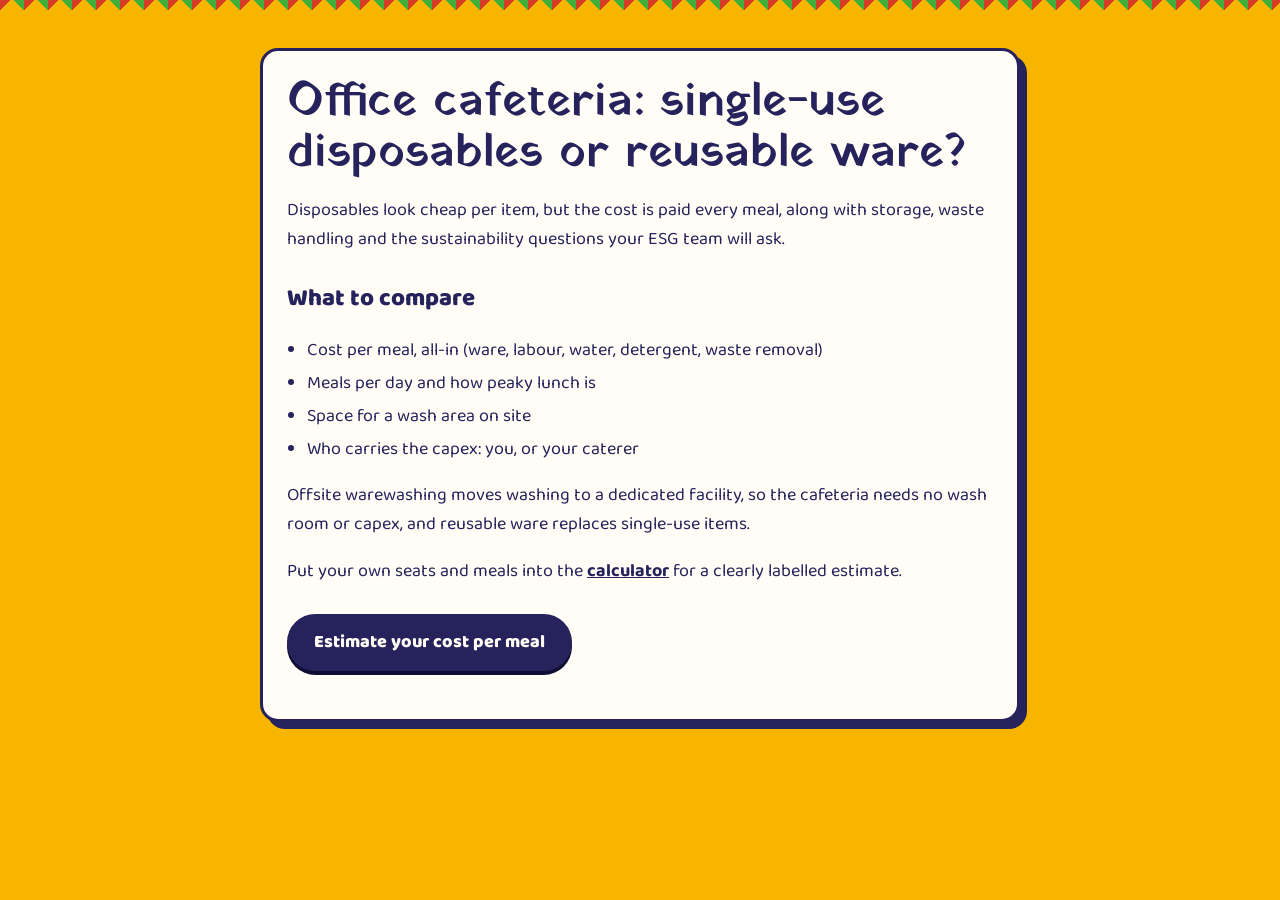
<file: inbound/seo/office-cafeteria-disposables-vs-warewashing.html>
<!doctype html>
<html lang="en"><head><meta charset="utf-8"><meta name="viewport" content="width=device-width, initial-scale=1">
<title>Office cafeteria: disposables or reusable ware? | InfinityBox</title>
<meta name="description" content="How to compare single-use disposables with reusable ware and offsite warewashing for an office cafeteria.">
<link rel="stylesheet" href="style.css"></head><body><main>
<h1>Office cafeteria: single-use disposables or reusable ware?</h1>
<p>Disposables look cheap per item, but the cost is paid every meal, along with storage, waste handling and the sustainability questions your ESG team will ask.</p>
<h2>What to compare</h2>
<ul><li>Cost per meal, all-in (ware, labour, water, detergent, waste removal)</li>
<li>Meals per day and how peaky lunch is</li>
<li>Space for a wash area on site</li>
<li>Who carries the capex: you, or your caterer</li></ul>
<p>Offsite warewashing moves washing to a dedicated facility, so the cafeteria needs no wash room or capex, and reusable ware replaces single-use items.</p>
<p>Put your own seats and meals into the <a href="../index.html">calculator</a> for a clearly labelled estimate.</p>
<p><a class="cta" href="../index.html">Estimate your cost per meal</a></p>
</main></body></html>
</file>
<file: inbound/seo/style.css>
/* Same look as the calculator page (truck-art palette). Fonts load from Google Fonts with system fallbacks. */
@import url("https://fonts.googleapis.com/css2?family=Baloo+2:wght@400;500;800&family=Yatra+One&display=swap");
:root { --neel:#26235C; --haldi:#F7B500; --sindoor:#D63D27; --chalk:#FFFDF5; --mor:#0B7A8A; }
* { box-sizing: border-box; }
body { margin:0; font:400 18px/1.6 "Baloo 2", system-ui, sans-serif; color:var(--neel); background:var(--haldi); }
body::before { content:""; display:block; height:20px; background:linear-gradient(135deg,var(--sindoor) 25%,transparent 25%) 0 0/24px 20px, linear-gradient(225deg,#3FAE3A 25%,transparent 25%) 0 0/24px 20px; }
main { max-width:760px; margin:28px auto 60px; padding:26px 24px 30px; background:var(--chalk); border:3px solid var(--neel); border-radius:18px; box-shadow:7px 7px 0 var(--neel); }
h1 { font-family:"Yatra One","Baloo 2",serif; font-weight:400; font-size:clamp(32px,6vw,46px); line-height:1.1; margin:0 0 12px; }
h2 { font-weight:800; font-size:24px; margin:26px 0 6px; }
a { color:var(--neel); font-weight:700; }
ul { padding-left:20px; } li { margin:4px 0; }
.cta { display:inline-block; background:var(--neel); color:var(--chalk); padding:11px 24px; border:3px solid var(--neel); border-radius:99px; text-decoration:none; font-weight:800; box-shadow:0 4px 0 #0f0d33; margin-top:10px; }
.cta:hover { transform:translateY(-2px); }
:focus-visible { outline:3px solid var(--neel); outline-offset:3px; }
</file>
